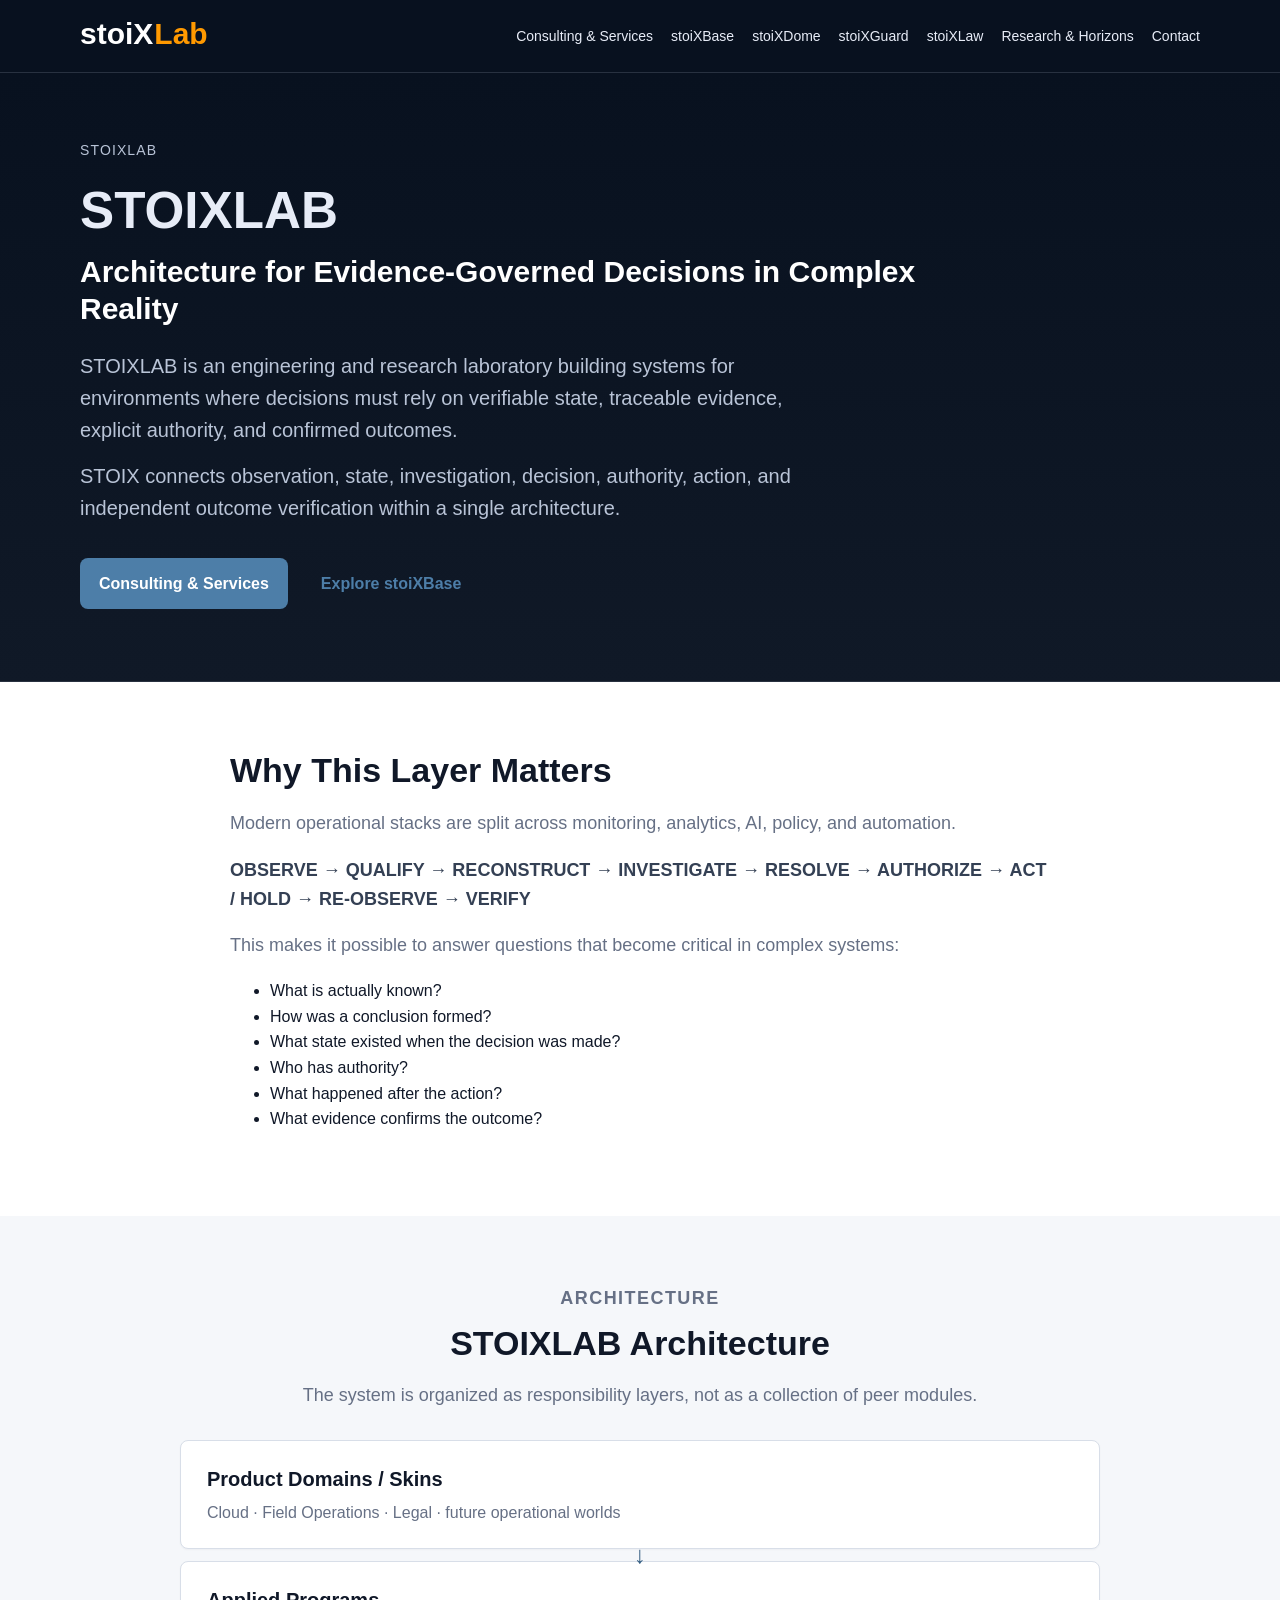
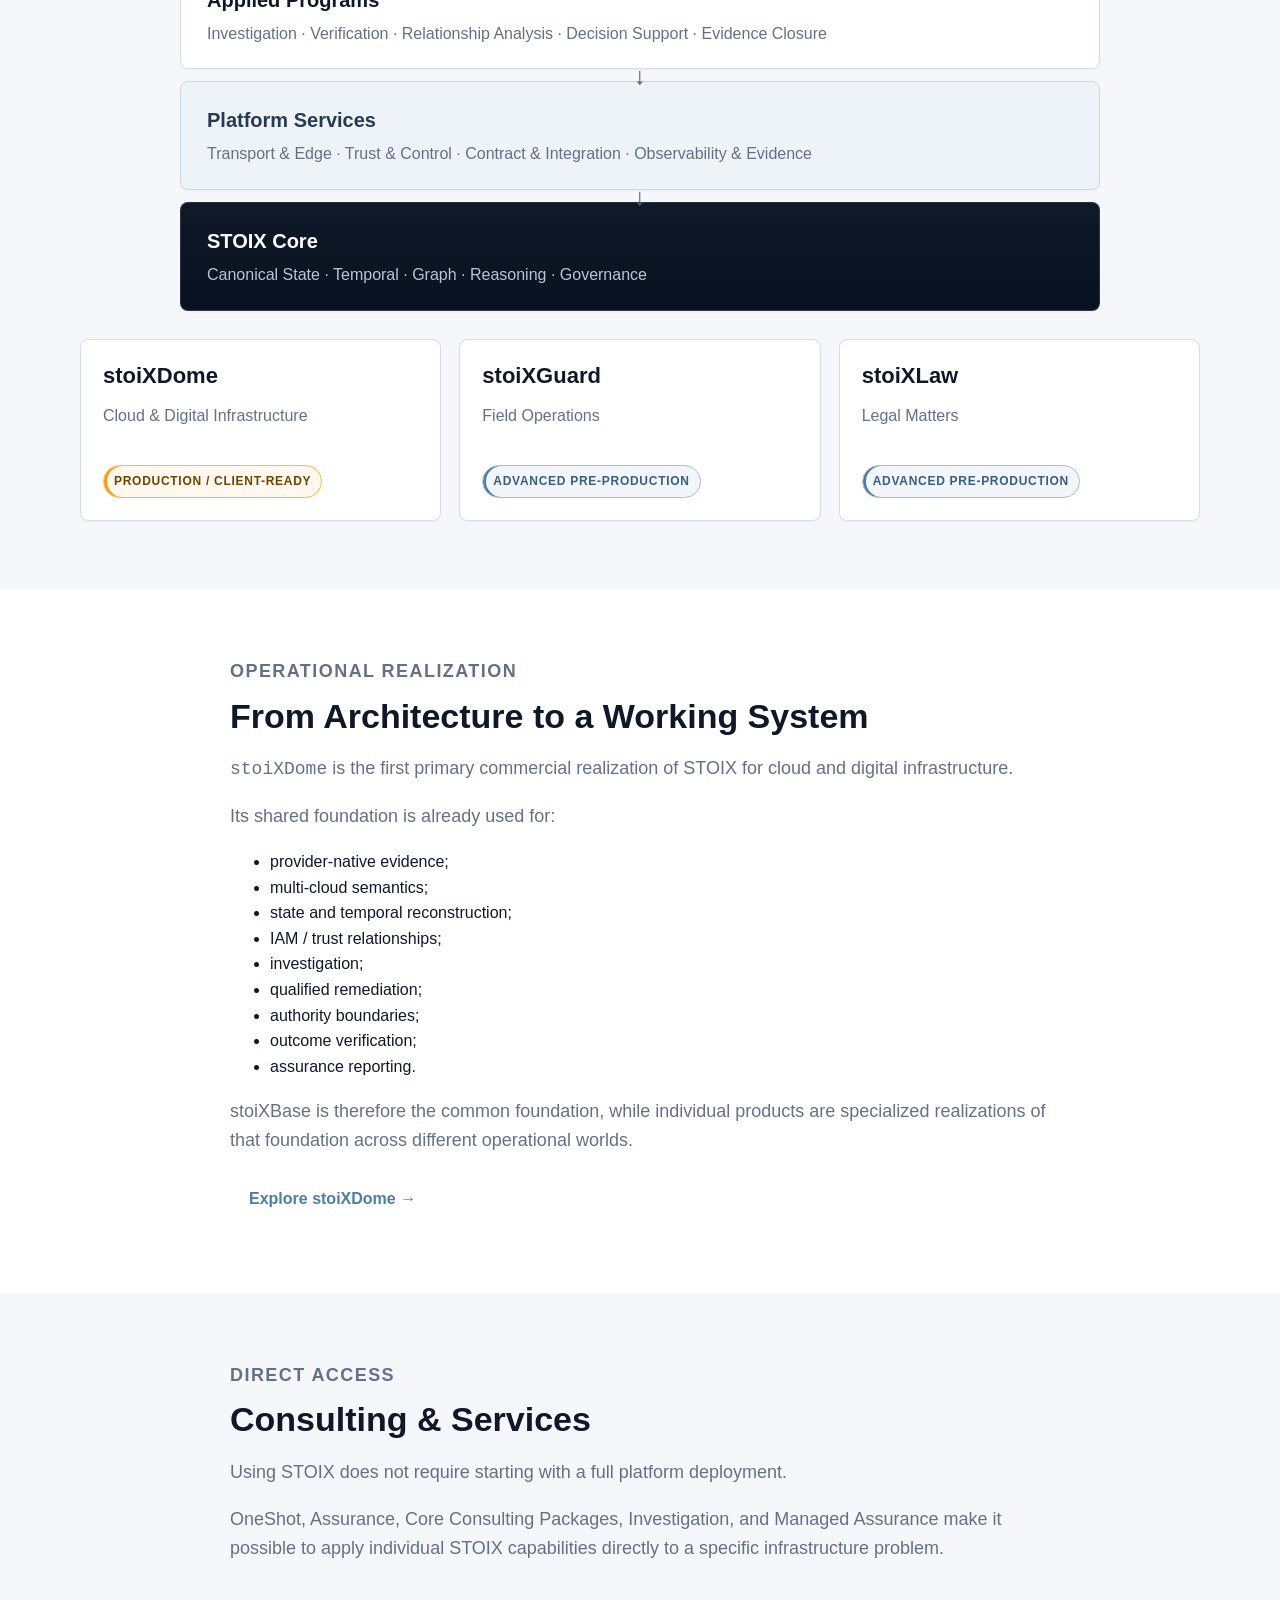
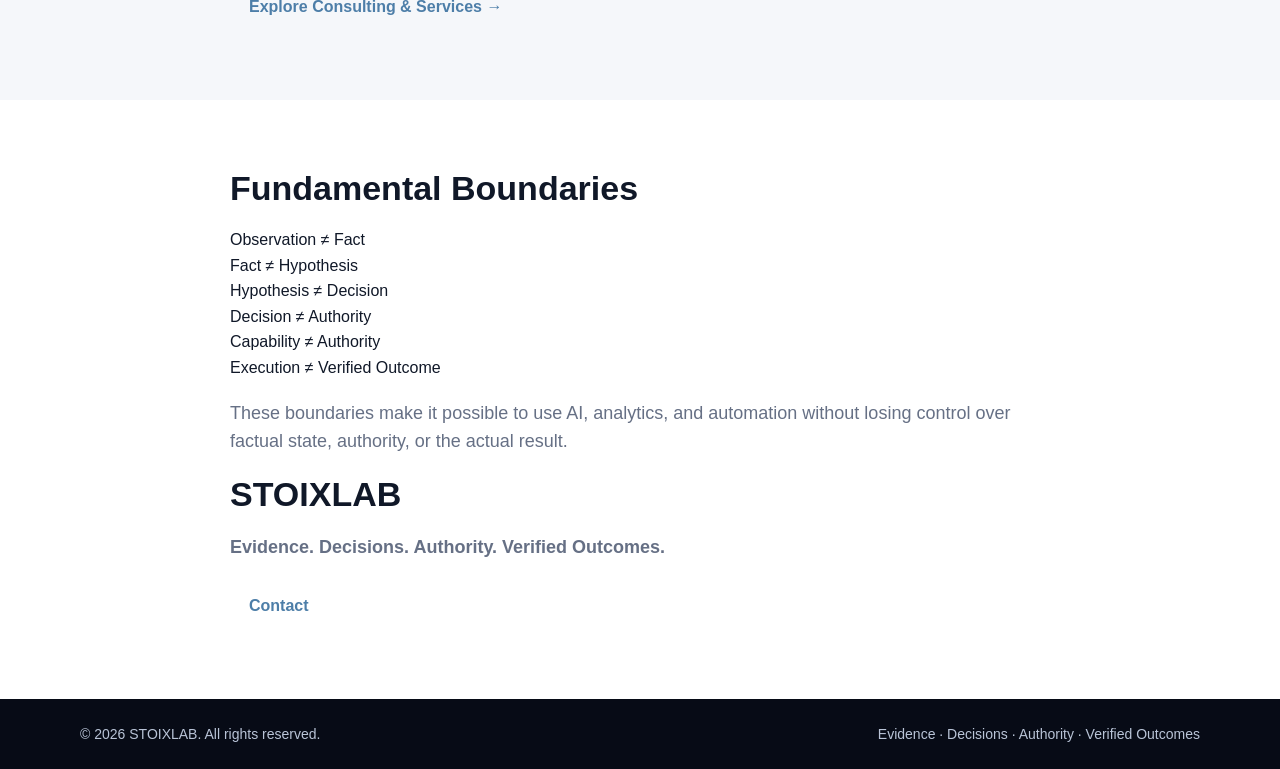
<file: index.html>
<!DOCTYPE html>
<html lang="en">
<head>
<meta charset="utf-8"/>
<meta content="width=device-width,initial-scale=1" name="viewport"/>
<title>STOIXLAB — Evidence-Governed Systems</title>
<meta content="STOIXLAB — Evidence-Governed Systems" name="description"/>
<link href="css/style.css" rel="stylesheet"/>
</head>
<body><header class="site-header"><div class="container header-inner"><a aria-label="STOIXLAB home" class="logo logo-link" href="index.html"><span class="logo-stoix">stoiX</span><span class="logo-lab">Lab</span></a><nav class="nav"><a href="pages/consulting.html">Consulting &amp; Services</a><a href="pages/stoix-base.html">stoiXBase</a><a href="pages/stoixdome.html">stoiXDome</a><a href="pages/stoixguard.html">stoiXGuard</a><a href="pages/stoixlaw.html">stoiXLaw</a><a href="pages/horizons.html">Research &amp; Horizons</a><a href="pages/contact.html">Contact</a></nav></div></header><main><section class="hero"><div class="container"><p class="eyebrow">STOIXLAB</p><h1>STOIXLAB</h1><p class="hero-subtitle">Architecture for Evidence-Governed Decisions in Complex Reality</p><p class="hero-text">STOIXLAB is an engineering and research laboratory building systems for environments where decisions must rely on verifiable state, traceable evidence, explicit authority, and confirmed outcomes.</p><p class="hero-text">STOIX connects observation, state, investigation, decision, authority, action, and independent outcome verification within a single architecture.</p><div class="hero-actions"><a class="button primary" href="pages/consulting.html">Consulting &amp; Services</a><a class="button" href="pages/stoix-base.html">Explore stoiXBase</a></div></div></section><section class="section"><div class="container narrow"><h2>Why This Layer Matters</h2><p>Modern operational stacks are split across monitoring, analytics, AI, policy, and automation.</p><p class="inline-flow">OBSERVE → QUALIFY → RECONSTRUCT → INVESTIGATE → RESOLVE → AUTHORIZE → ACT / HOLD → RE-OBSERVE → VERIFY</p><p>This makes it possible to answer questions that become critical in complex systems:</p><ul class="plain-list"><li>What is actually known?</li><li>How was a conclusion formed?</li><li>What state existed when the decision was made?</li><li>Who has authority?</li><li>What happened after the action?</li><li>What evidence confirms the outcome?</li></ul></div></section><section class="section muted"><div class="container"><div class="section-lead"><p class="section-kicker">Architecture</p><h2>STOIXLAB Architecture</h2><p>The system is organized as responsibility layers, not as a collection of peer modules.</p></div><div class="layer-system"><div class="layer"><strong>Product Domains / Skins</strong><span>Cloud · Field Operations · Legal · future operational worlds</span></div><div class="layer"><strong>Applied Programs</strong><span>Investigation · Verification · Relationship Analysis · Decision Support · Evidence Closure</span></div><div class="layer platform-band"><strong>Platform Services</strong><span>Transport &amp; Edge · Trust &amp; Control · Contract &amp; Integration · Observability &amp; Evidence</span></div><div class="layer layer-core"><strong>STOIX Core</strong><span>Canonical State · Temporal · Graph · Reasoning · Governance</span></div></div><div class="product-spine"><article class="card"><h3>stoiXDome</h3><p>Cloud &amp; Digital Infrastructure</p><span class="product-card-status production">PRODUCTION / CLIENT-READY</span></article><article class="card"><h3>stoiXGuard</h3><p>Field Operations</p><span class="product-card-status preprod">ADVANCED PRE-PRODUCTION</span></article><article class="card"><h3>stoiXLaw</h3><p>Legal Matters</p><span class="product-card-status preprod">ADVANCED PRE-PRODUCTION</span></article></div></div></section><section class="section"><div class="container narrow"><p class="section-kicker">Operational realization</p><h2>From Architecture to a Working System</h2>
<p><code>stoiXDome</code> is the first primary commercial realization of STOIX for cloud and digital infrastructure.</p>
<p>Its shared foundation is already used for:</p>
<ul class="plain-list"><li>provider-native evidence;</li><li>multi-cloud semantics;</li><li>state and temporal reconstruction;</li><li>IAM / trust relationships;</li><li>investigation;</li><li>qualified remediation;</li><li>authority boundaries;</li><li>outcome verification;</li><li>assurance reporting.</li></ul><p>stoiXBase is therefore the common foundation, while individual products are specialized realizations of that foundation across different operational worlds.</p>
<div class="hero-actions"><a class="button" href="pages/stoixdome.html">Explore stoiXDome →</a></div></div></section><section class="section muted"><div class="container narrow"><p class="section-kicker">Direct access</p><h2>Consulting &amp; Services</h2>
<p>Using STOIX does not require starting with a full platform deployment.</p>
<p>OneShot, Assurance, Core Consulting Packages, Investigation, and Managed Assurance make it possible to apply individual STOIX capabilities directly to a specific infrastructure problem.</p>
<div class="hero-actions"><a class="button" href="pages/consulting.html">Explore Consulting &amp; Services →</a></div>
</div></section><section class="section"><div class="container narrow"><h2>Fundamental Boundaries</h2><div class="boundaries"><div>Observation ≠ Fact</div><div>Fact ≠ Hypothesis</div><div>Hypothesis ≠ Decision</div><div>Decision ≠ Authority</div><div>Capability ≠ Authority</div><div>Execution ≠ Verified Outcome</div></div><p>These boundaries make it possible to use AI, analytics, and automation without losing control over factual state, authority, or the actual result.</p><h2>STOIXLAB</h2><p><strong>Evidence. Decisions. Authority. Verified Outcomes.</strong></p><div class="hero-actions"><a class="button" href="pages/contact.html">Contact</a></div></div></section></main><footer class="site-footer"><div class="container footer-inner"><p>© 2026 STOIXLAB. All rights reserved.</p><p>Evidence · Decisions · Authority · Verified Outcomes</p></div></footer></body></html>
</file>
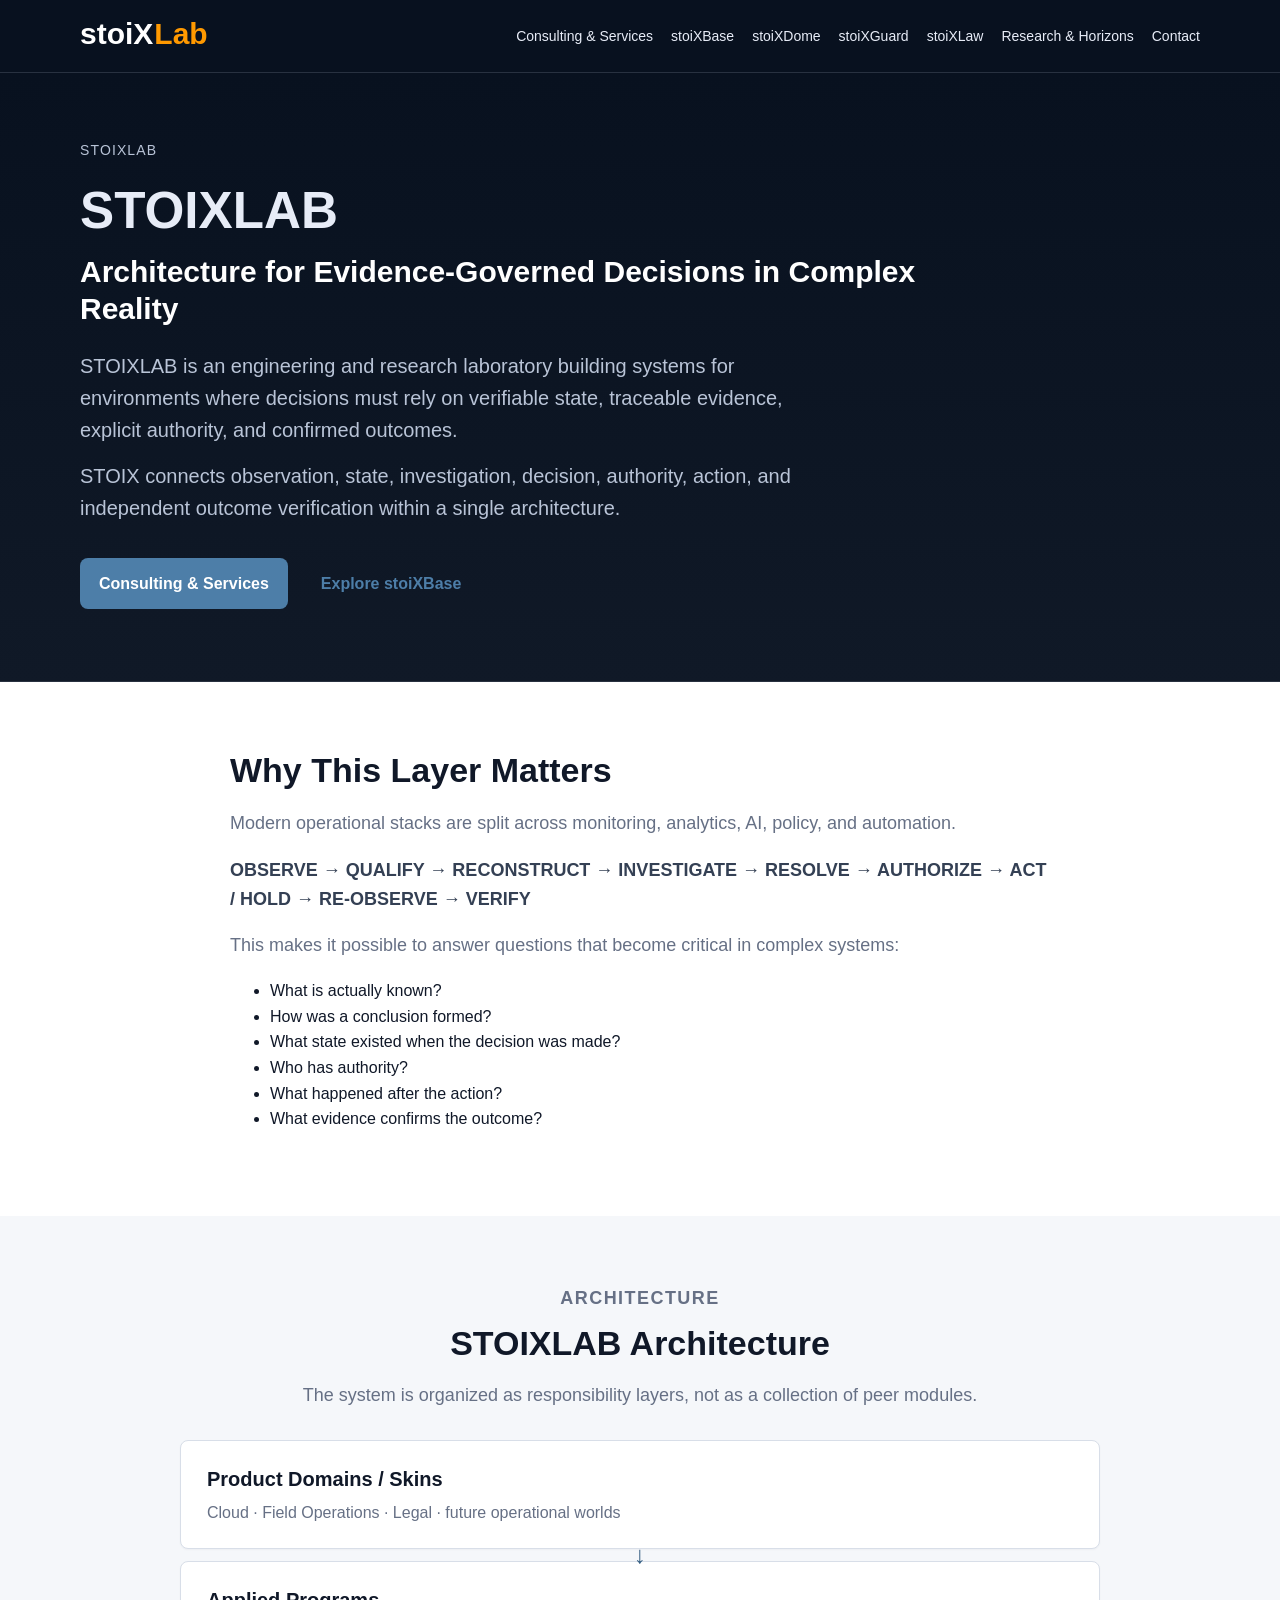
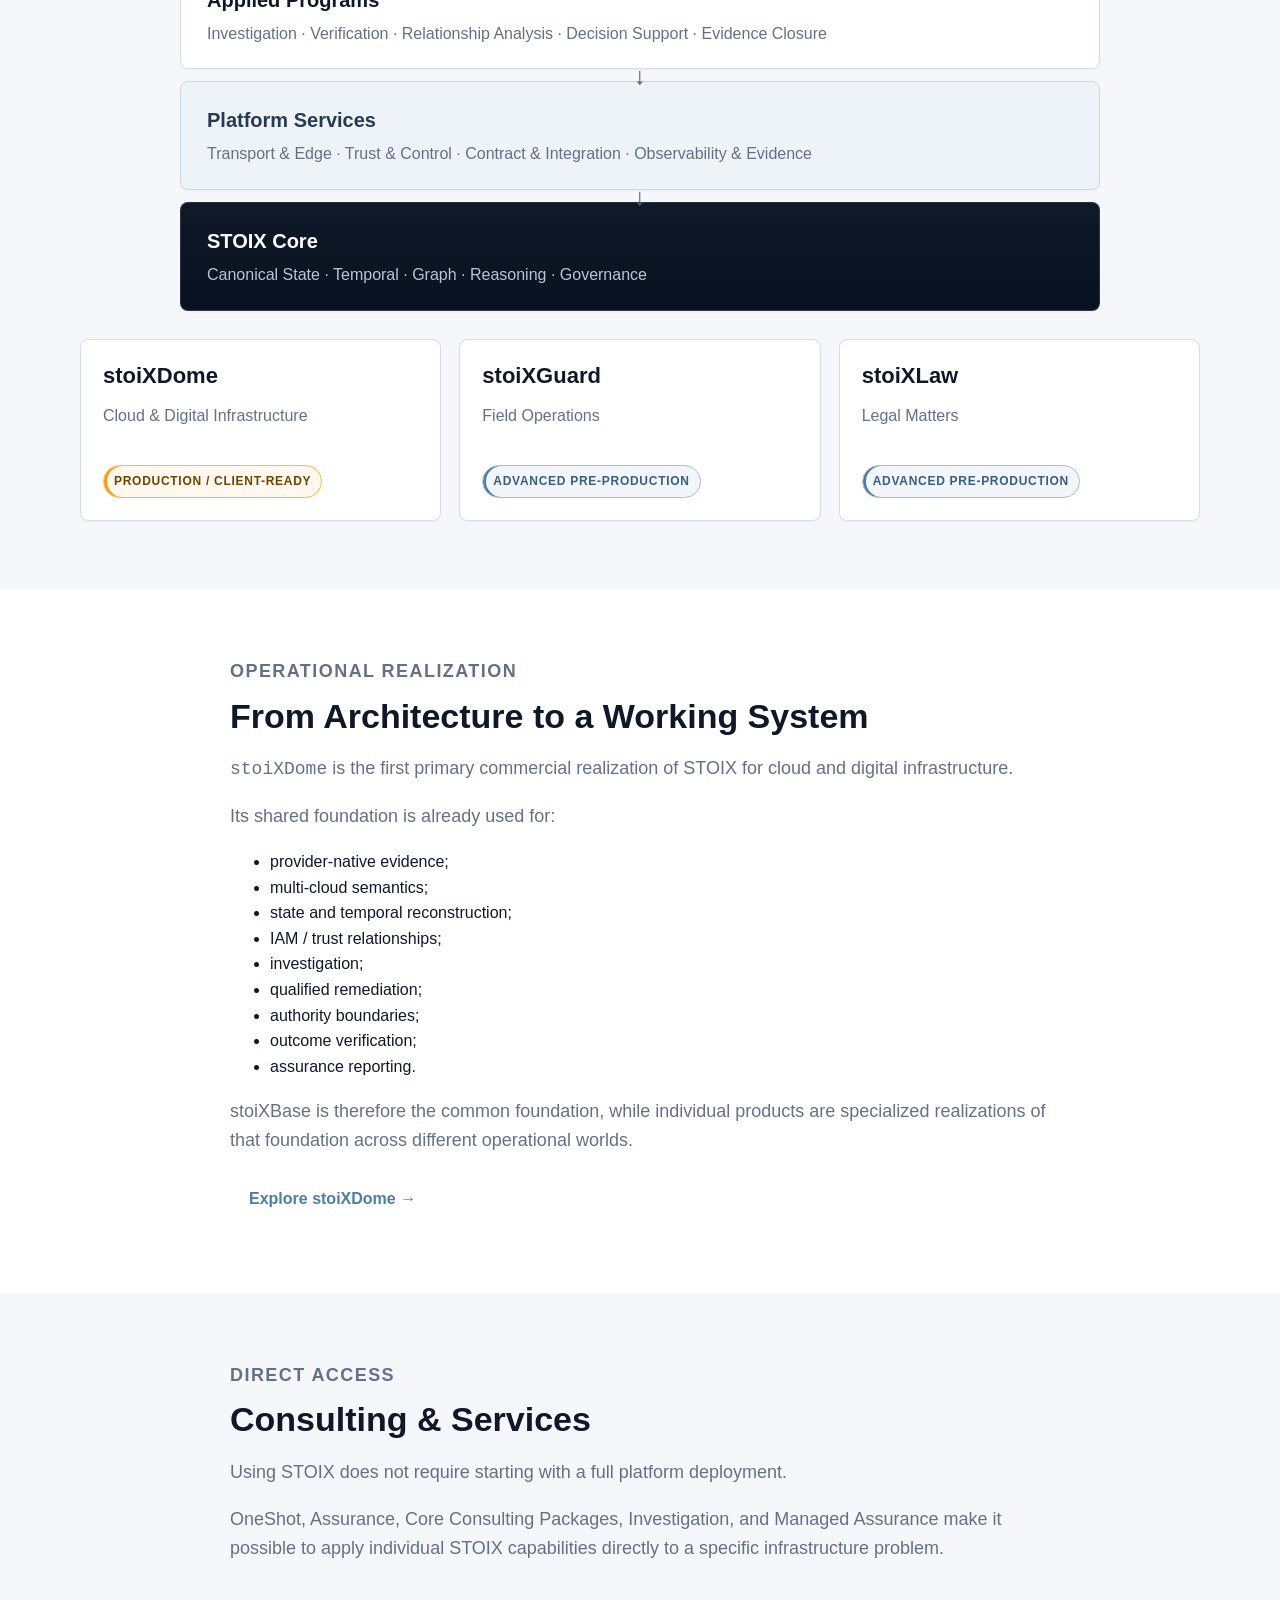
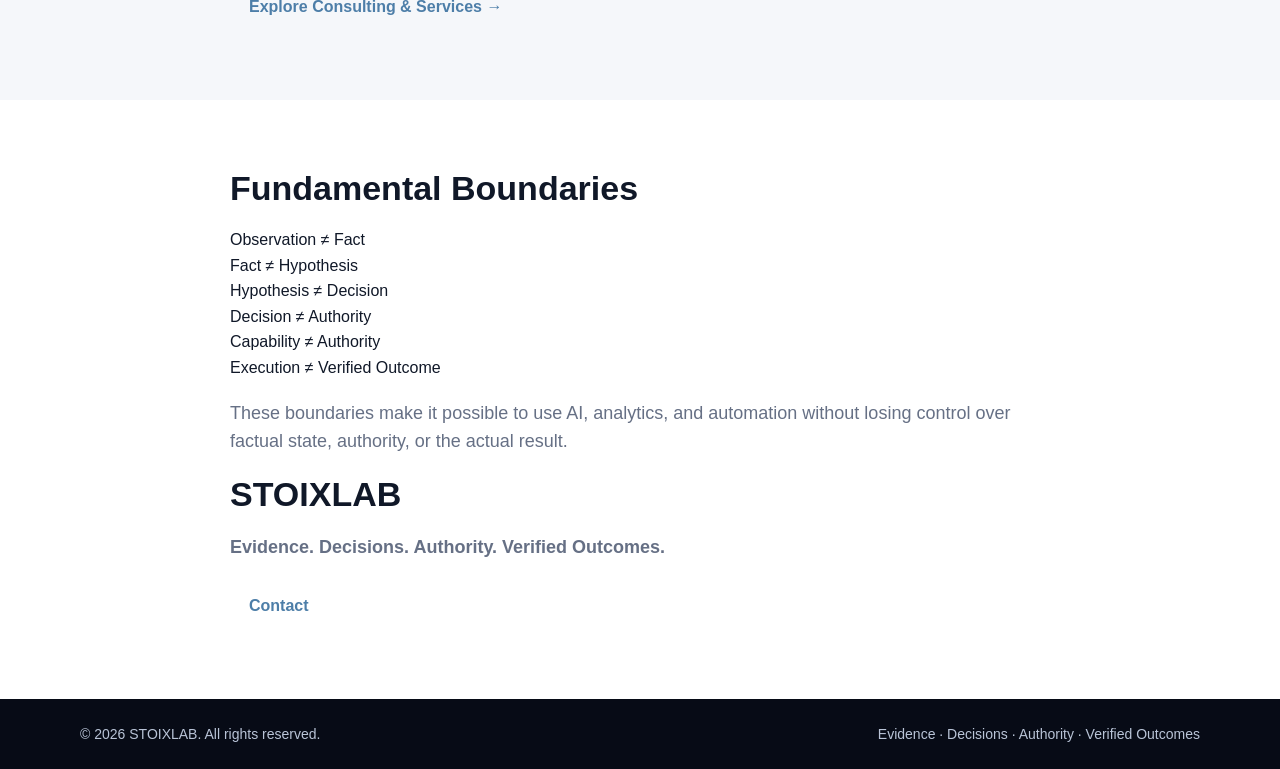
<file: pages/about.html>
<!doctype html><html><head><meta charset="utf-8"><meta http-equiv="refresh" content="0; url=../index.html"><meta name="robots" content="noindex"><title>Redirecting — STOIXLAB</title></head><body><p>Redirecting to <a href="../index.html">../index.html</a>…</p></body></html>
</file>
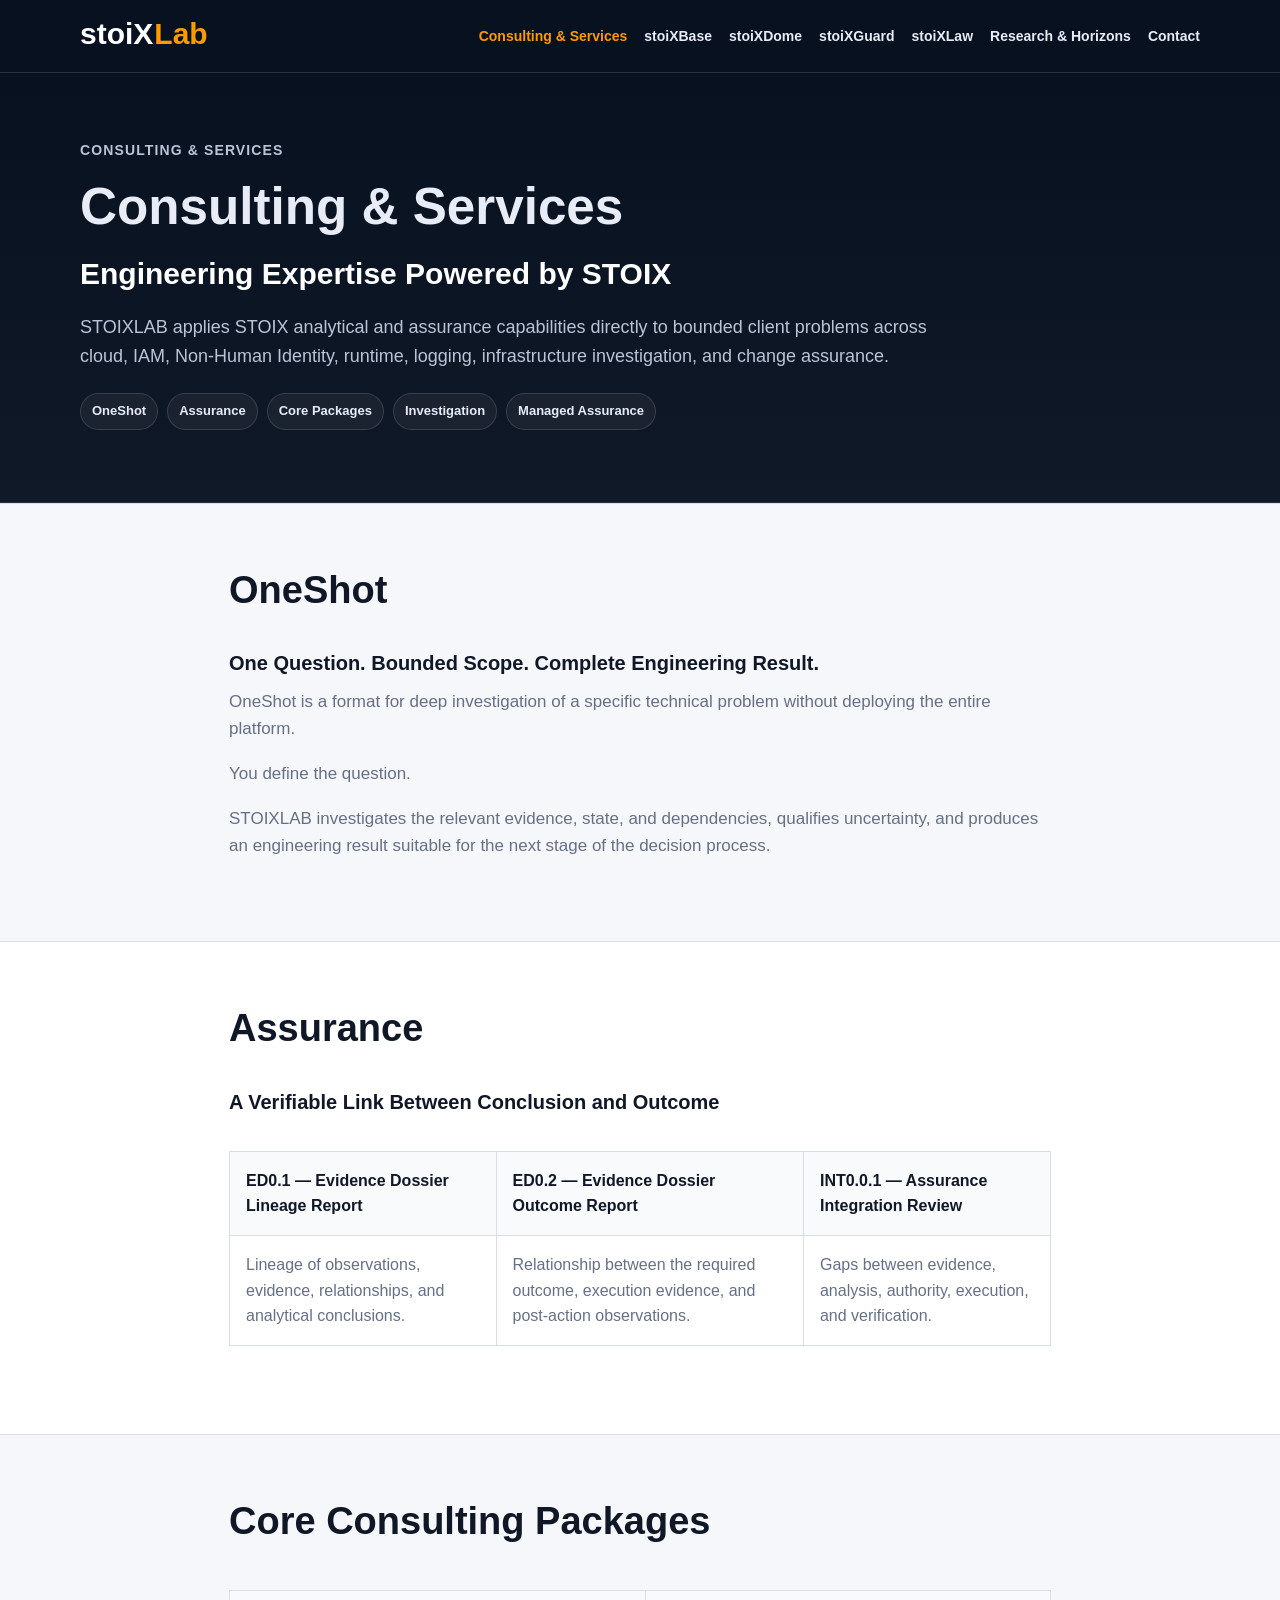
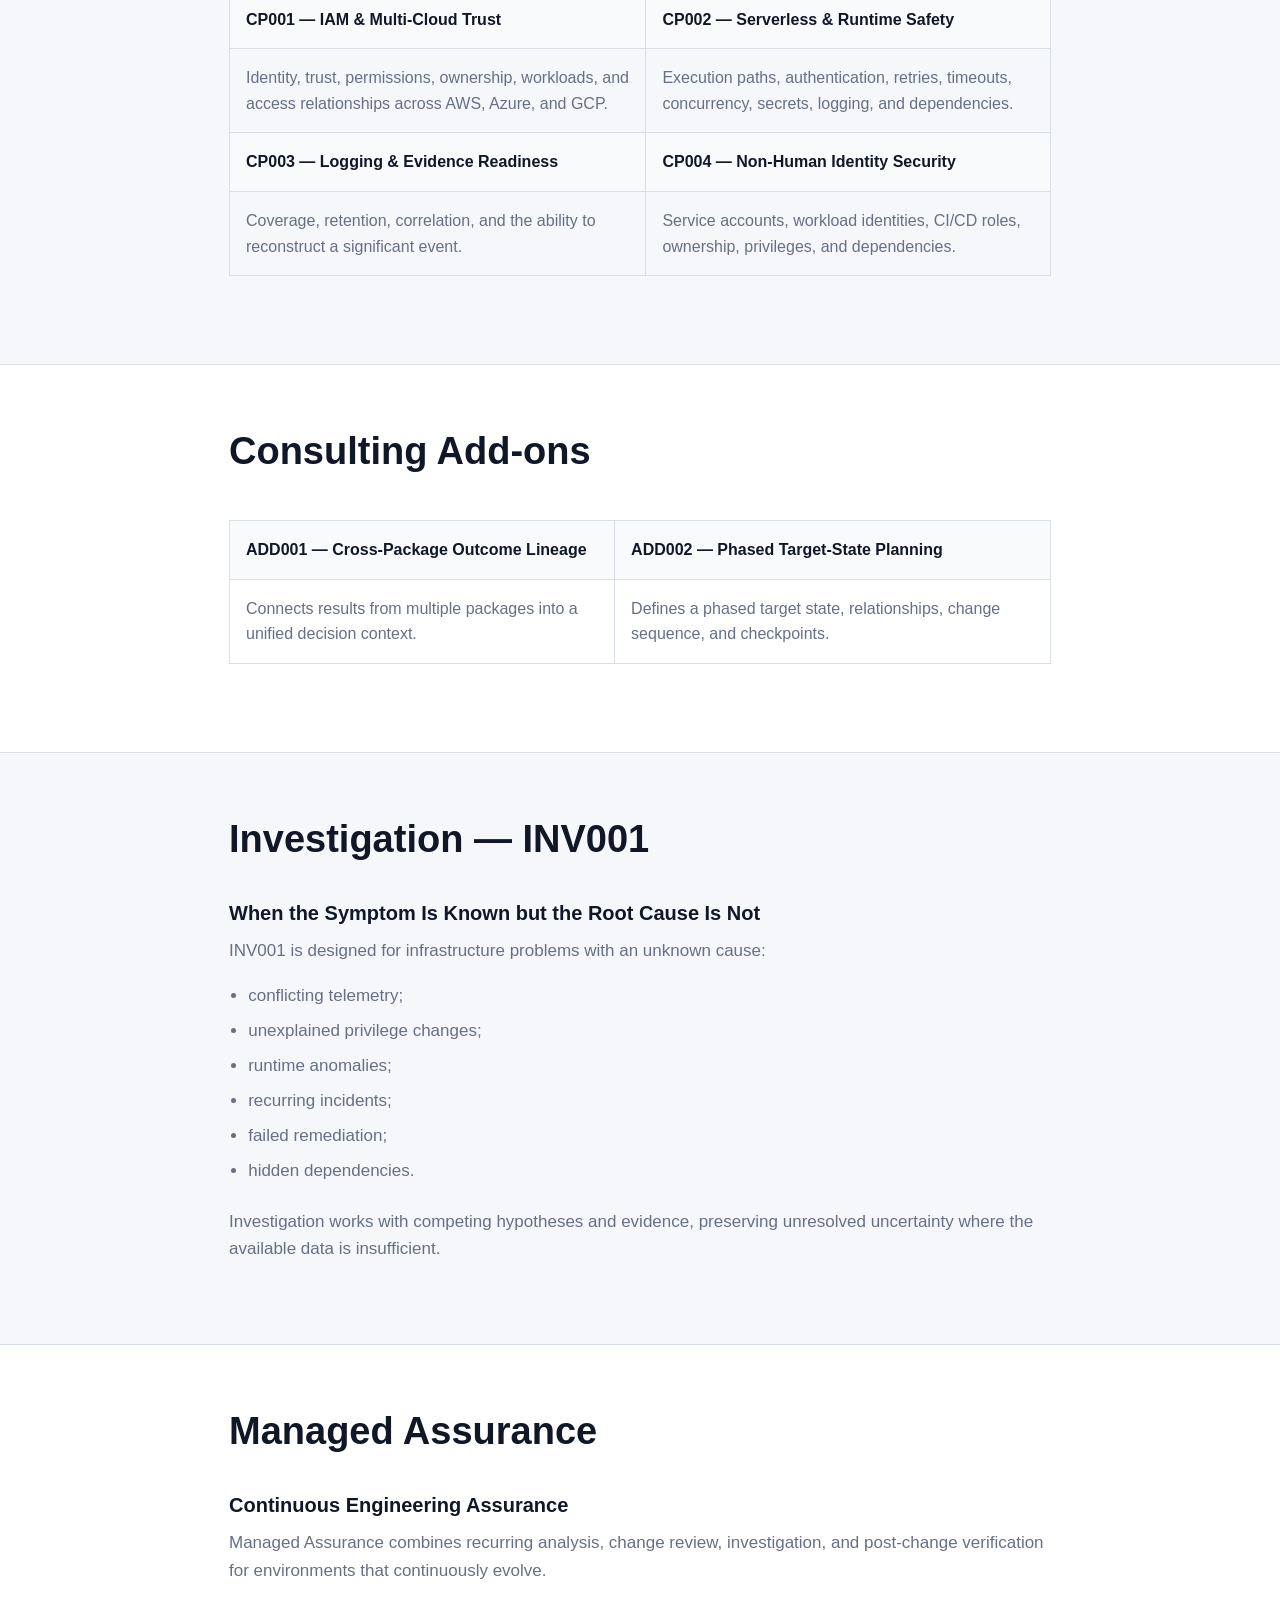
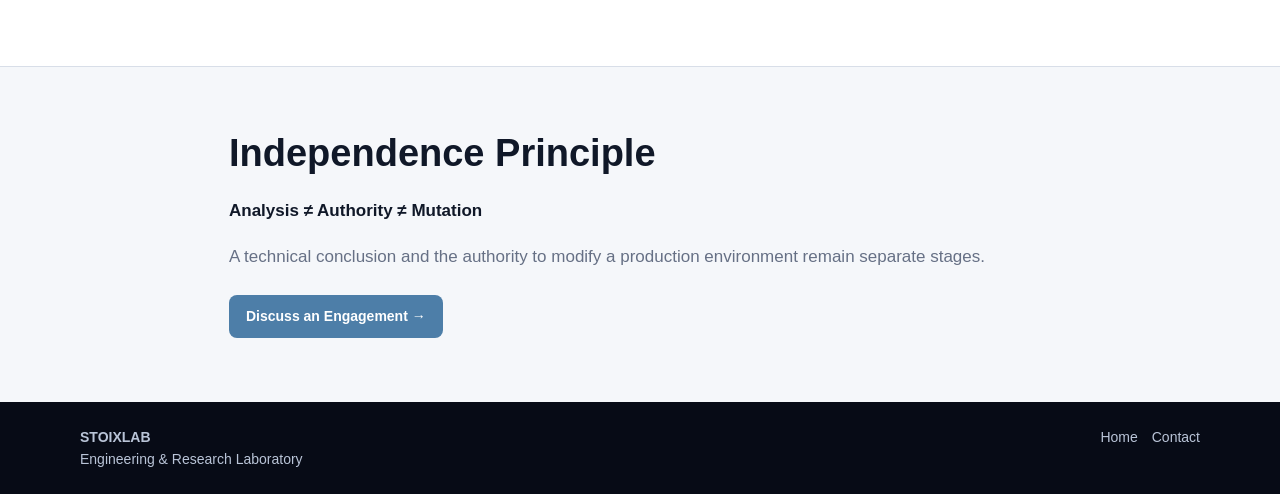
<file: pages/aws-review.html>
<!doctype html><html><head><meta charset="utf-8"><meta http-equiv="refresh" content="0; url=consulting.html"><meta name="robots" content="noindex"><title>Redirecting — STOIXLAB</title></head><body><p>Redirecting to <a href="consulting.html">consulting.html</a>…</p></body></html>
</file>
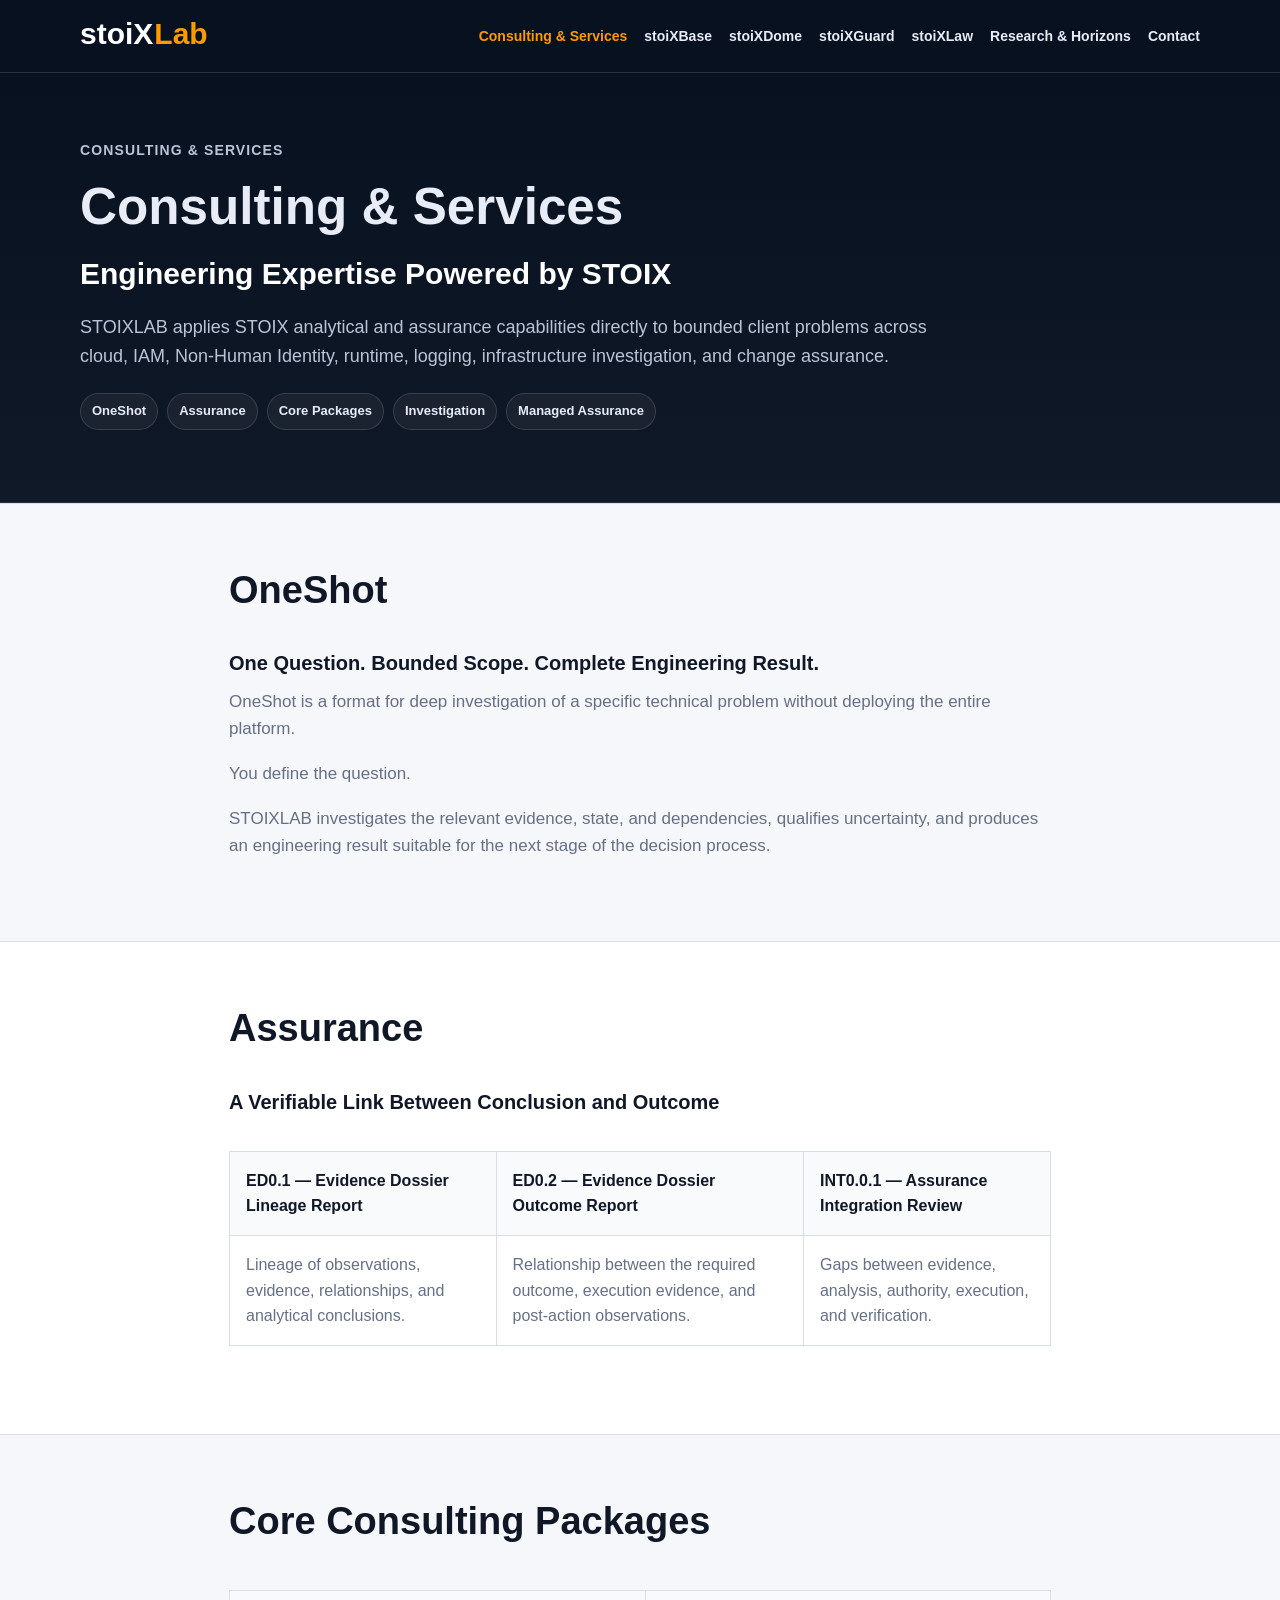
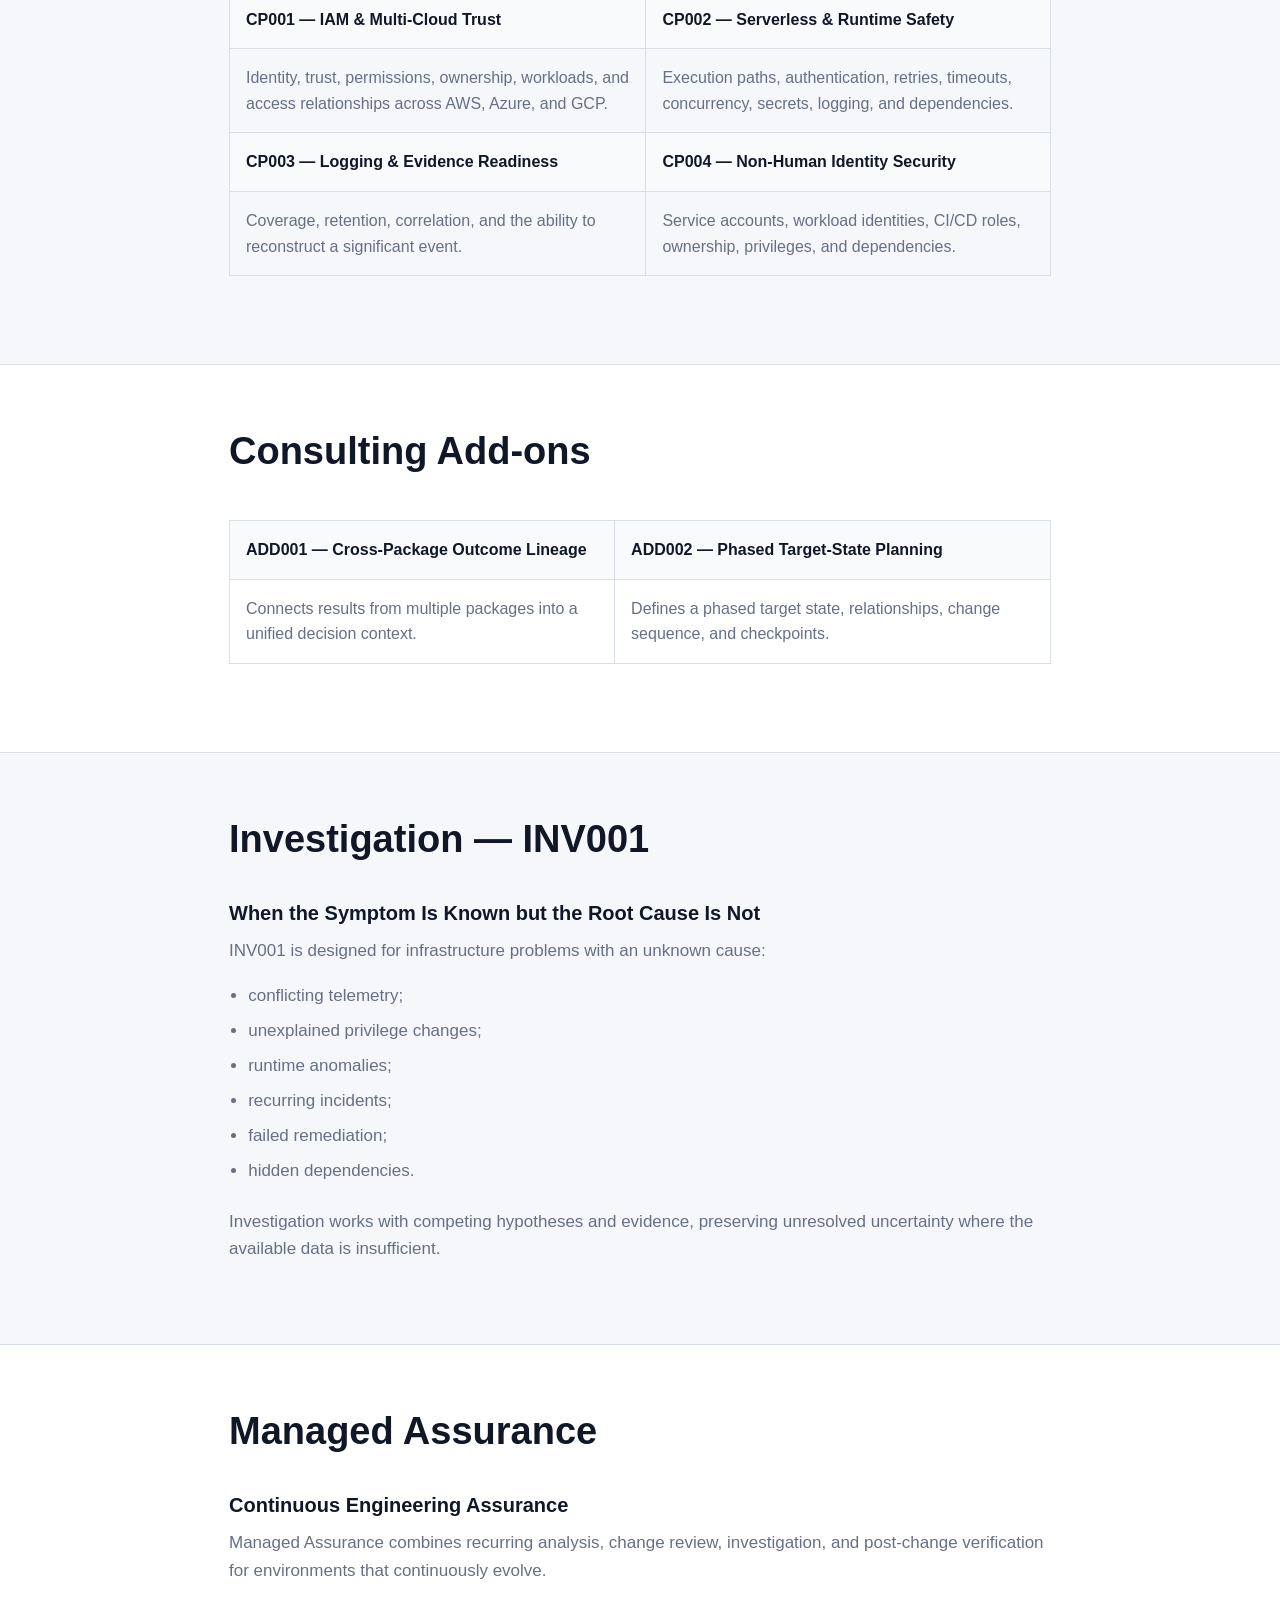
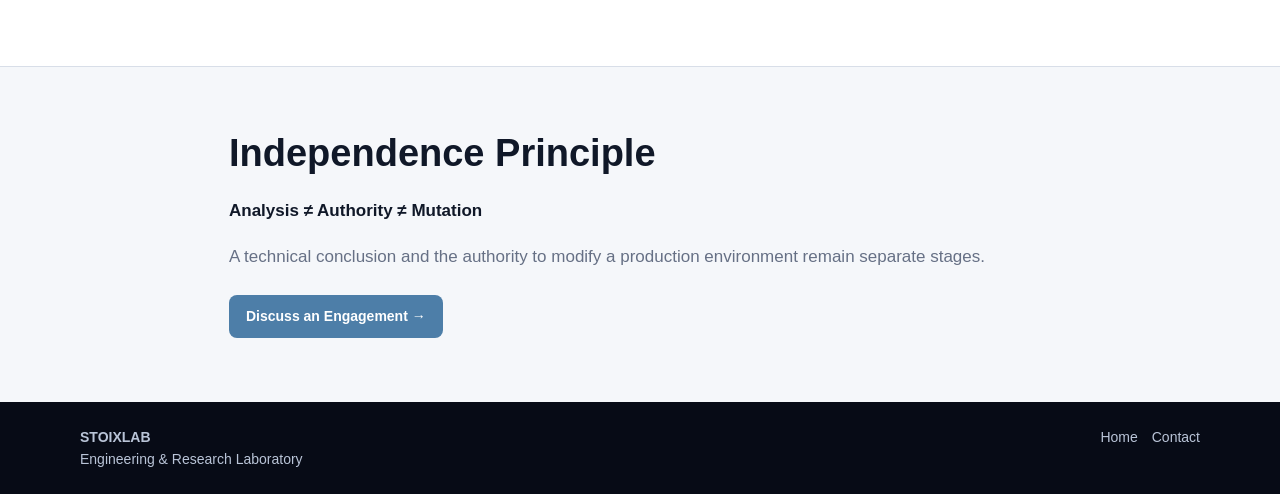
<file: pages/consulting.html>
<!DOCTYPE html>

<html lang="en">
<head>
<meta charset="utf-8"/>
<meta content="width=device-width,initial-scale=1" name="viewport"/>
<title>Consulting &amp; Services — STOIXLAB</title>
<meta content="Consulting &amp; Services — STOIXLAB" name="description"/>
<link href="../assets/site.css" rel="stylesheet"/>
<script defer="" src="../assets/site.js"></script>
</head>
<body><header><div class="nav"><a class="brand" href="../index.html"><span class="brand-stoix">stoiX</span><span class="brand-lab">Lab</span></a><button aria-expanded="false" class="menu">Menu</button><nav class="navlinks"><a class="current" href="consulting.html">Consulting &amp; Services</a><a href="stoix-base.html">stoiXBase</a><a href="stoixdome.html">stoiXDome</a><a href="stoixguard.html">stoiXGuard</a><a href="stoixlaw.html">stoiXLaw</a><a href="horizons.html">Research &amp; Horizons</a><a href="contact.html">Contact</a></nav></div></header><main><section class="hero"><p class="eyebrow">Consulting &amp; Services</p><h1>Consulting &amp; Services</h1><h2>Engineering Expertise Powered by STOIX</h2><div class="hero-copy"><p>STOIXLAB applies STOIX analytical and assurance capabilities directly to bounded client problems across cloud, IAM, Non-Human Identity, runtime, logging, infrastructure investigation, and change assurance.</p></div><div class="tags"><span class="tag">OneShot</span><span class="tag">Assurance</span><span class="tag">Core Packages</span><span class="tag">Investigation</span><span class="tag">Managed Assurance</span></div></section><section class="section"><div class="inner"><h2>OneShot</h2><h3>One Question. Bounded Scope. Complete Engineering Result.</h3><p>OneShot is a format for deep investigation of a specific technical problem without deploying the entire platform.</p><p>You define the question.</p><p>STOIXLAB investigates the relevant evidence, state, and dependencies, qualifies uncertainty, and produces an engineering result suitable for the next stage of the decision process.</p></div></section><section class="section"><div class="inner"><h2>Assurance</h2><h3>A Verifiable Link Between Conclusion and Outcome</h3><div class="tablewrap"><table><thead><tr>
<th>ED0.1 — Evidence Dossier Lineage Report</th>
<th>ED0.2 — Evidence Dossier Outcome Report</th>
<th>INT0.0.1 — Assurance Integration Review</th>
</tr></thead><tbody><tr>
<td>Lineage of observations, evidence, relationships, and analytical conclusions.</td>
<td>Relationship between the required outcome, execution evidence, and post-action observations.</td>
<td>Gaps between evidence, analysis, authority, execution, and verification.</td>
</tr></tbody></table></div></div></section><section class="section"><div class="inner"><h2>Core Consulting Packages</h2><div class="tablewrap"><table><tbody>
<tr><th>CP001 — IAM &amp; Multi-Cloud Trust</th><th>CP002 — Serverless &amp; Runtime Safety</th></tr>
<tr><td>Identity, trust, permissions, ownership, workloads, and access relationships across AWS, Azure, and GCP.</td><td>Execution paths, authentication, retries, timeouts, concurrency, secrets, logging, and dependencies.</td></tr>
<tr><th>CP003 — Logging &amp; Evidence Readiness</th><th>CP004 — Non-Human Identity Security</th></tr>
<tr><td>Coverage, retention, correlation, and the ability to reconstruct a significant event.</td><td>Service accounts, workload identities, CI/CD roles, ownership, privileges, and dependencies.</td></tr>
</tbody></table></div></div></section><section class="section"><div class="inner"><h2>Consulting Add-ons</h2><div class="tablewrap"><table><tbody>
<tr><th>ADD001 — Cross-Package Outcome Lineage</th><th>ADD002 — Phased Target-State Planning</th></tr>
<tr><td>Connects results from multiple packages into a unified decision context.</td><td>Defines a phased target state, relationships, change sequence, and checkpoints.</td></tr>
</tbody></table></div></div></section><section class="section"><div class="inner"><h2>Investigation — INV001</h2><h3>When the Symptom Is Known but the Root Cause Is Not</h3><p>INV001 is designed for infrastructure problems with an unknown cause:</p><ul class="plain-list"><li>conflicting telemetry;</li><li>unexplained privilege changes;</li><li>runtime anomalies;</li><li>recurring incidents;</li><li>failed remediation;</li><li>hidden dependencies.</li></ul><p>Investigation works with competing hypotheses and evidence, preserving unresolved uncertainty where the available data is insufficient.</p></div></section><section class="section"><div class="inner"><h2>Managed Assurance</h2><h3>Continuous Engineering Assurance</h3><p>Managed Assurance combines recurring analysis, change review, investigation, and post-change verification for environments that continuously evolve.</p></div></section><section class="section"><div class="inner"><h2>Independence Principle</h2><p><strong>Analysis ≠ Authority ≠ Mutation</strong></p><p>A technical conclusion and the authority to modify a production environment remain separate stages.</p><div class="actions"><a class="button primary" href="contact.html">Discuss an Engagement →</a></div></div></section></main><footer><div class="footerrow"><div><strong>STOIXLAB</strong><br/>Engineering &amp; Research Laboratory</div><div class="footerlinks"><a href="../index.html">Home</a><a href="contact.html">Contact</a></div></div></footer></body></html>
</file>
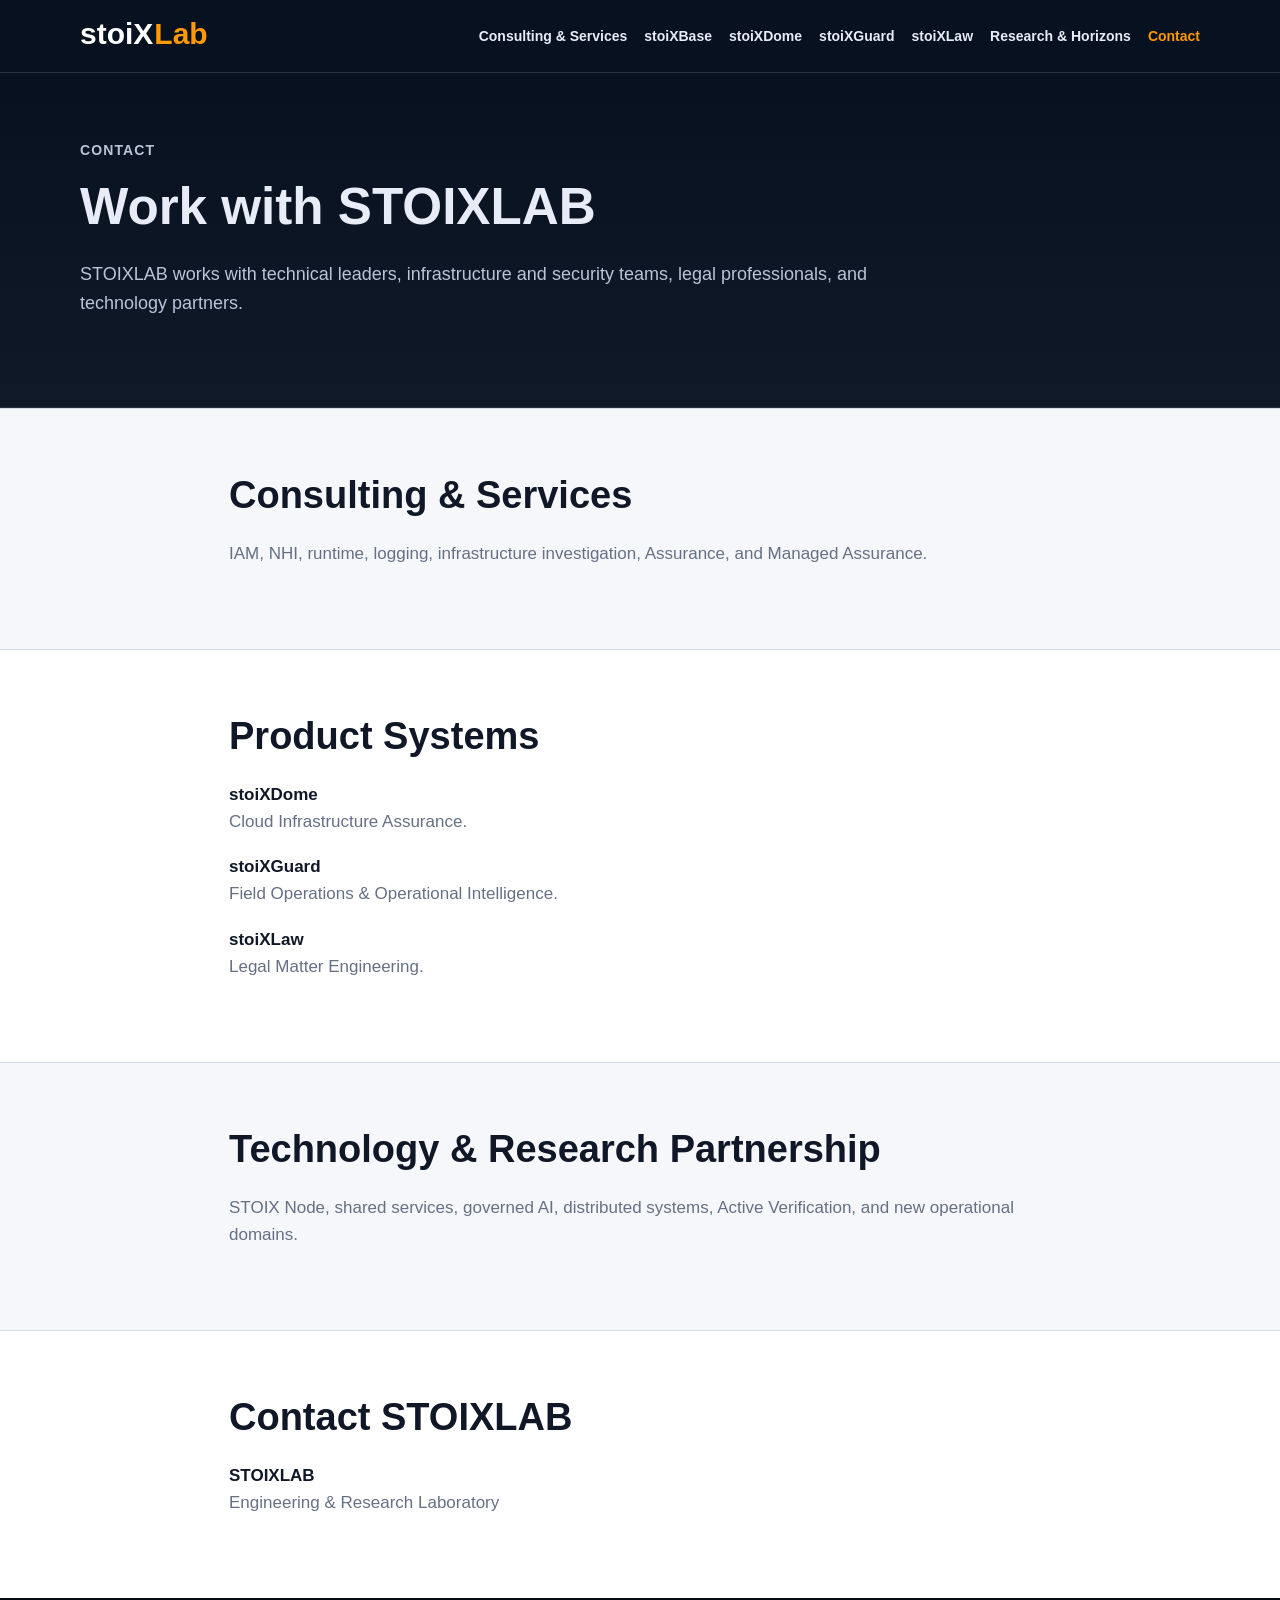
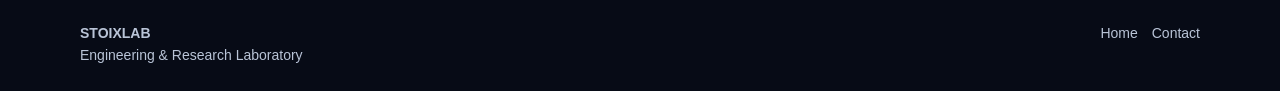
<file: pages/contact.html>
<!DOCTYPE html>

<html lang="en">
<head>
<meta charset="utf-8"/>
<meta content="width=device-width,initial-scale=1" name="viewport"/>
<title>Contact — STOIXLAB</title>
<meta content="Contact — STOIXLAB" name="description"/>
<link href="../assets/site.css" rel="stylesheet"/>
<script defer="" src="../assets/site.js"></script>
</head>
<body><header><div class="nav"><a class="brand" href="../index.html"><span class="brand-stoix">stoiX</span><span class="brand-lab">Lab</span></a><button aria-expanded="false" class="menu">Menu</button><nav class="navlinks"><a href="consulting.html">Consulting &amp; Services</a><a href="stoix-base.html">stoiXBase</a><a href="stoixdome.html">stoiXDome</a><a href="stoixguard.html">stoiXGuard</a><a href="stoixlaw.html">stoiXLaw</a><a href="horizons.html">Research &amp; Horizons</a><a class="current" href="contact.html">Contact</a></nav></div></header><main><section class="hero"><p class="eyebrow">Contact</p><h1>Work with STOIXLAB</h1><h2></h2><div class="hero-copy"><p>STOIXLAB works with technical leaders, infrastructure and security teams, legal professionals, and technology partners.</p></div></section><section class="section"><div class="inner"><h2>Consulting &amp; Services</h2><p>IAM, NHI, runtime, logging, infrastructure investigation, Assurance, and Managed Assurance.</p></div></section><section class="section"><div class="inner"><h2>Product Systems</h2><p><strong>stoiXDome</strong><br/>Cloud Infrastructure Assurance.</p>
<p><strong>stoiXGuard</strong><br/>Field Operations &amp; Operational Intelligence.</p>
<p><strong>stoiXLaw</strong><br/>Legal Matter Engineering.</p></div></section><section class="section"><div class="inner"><h2>Technology &amp; Research Partnership</h2><p>STOIX Node, shared services, governed AI, distributed systems, Active Verification, and new operational domains.</p></div></section><section class="section"><div class="inner"><h2>Contact STOIXLAB</h2><p><strong>STOIXLAB</strong><br/>Engineering &amp; Research Laboratory</p></div></section></main><footer><div class="footerrow"><div><strong>STOIXLAB</strong><br/>Engineering &amp; Research Laboratory</div><div class="footerlinks"><a href="../index.html">Home</a><a href="contact.html">Contact</a></div></div></footer></body></html>
</file>
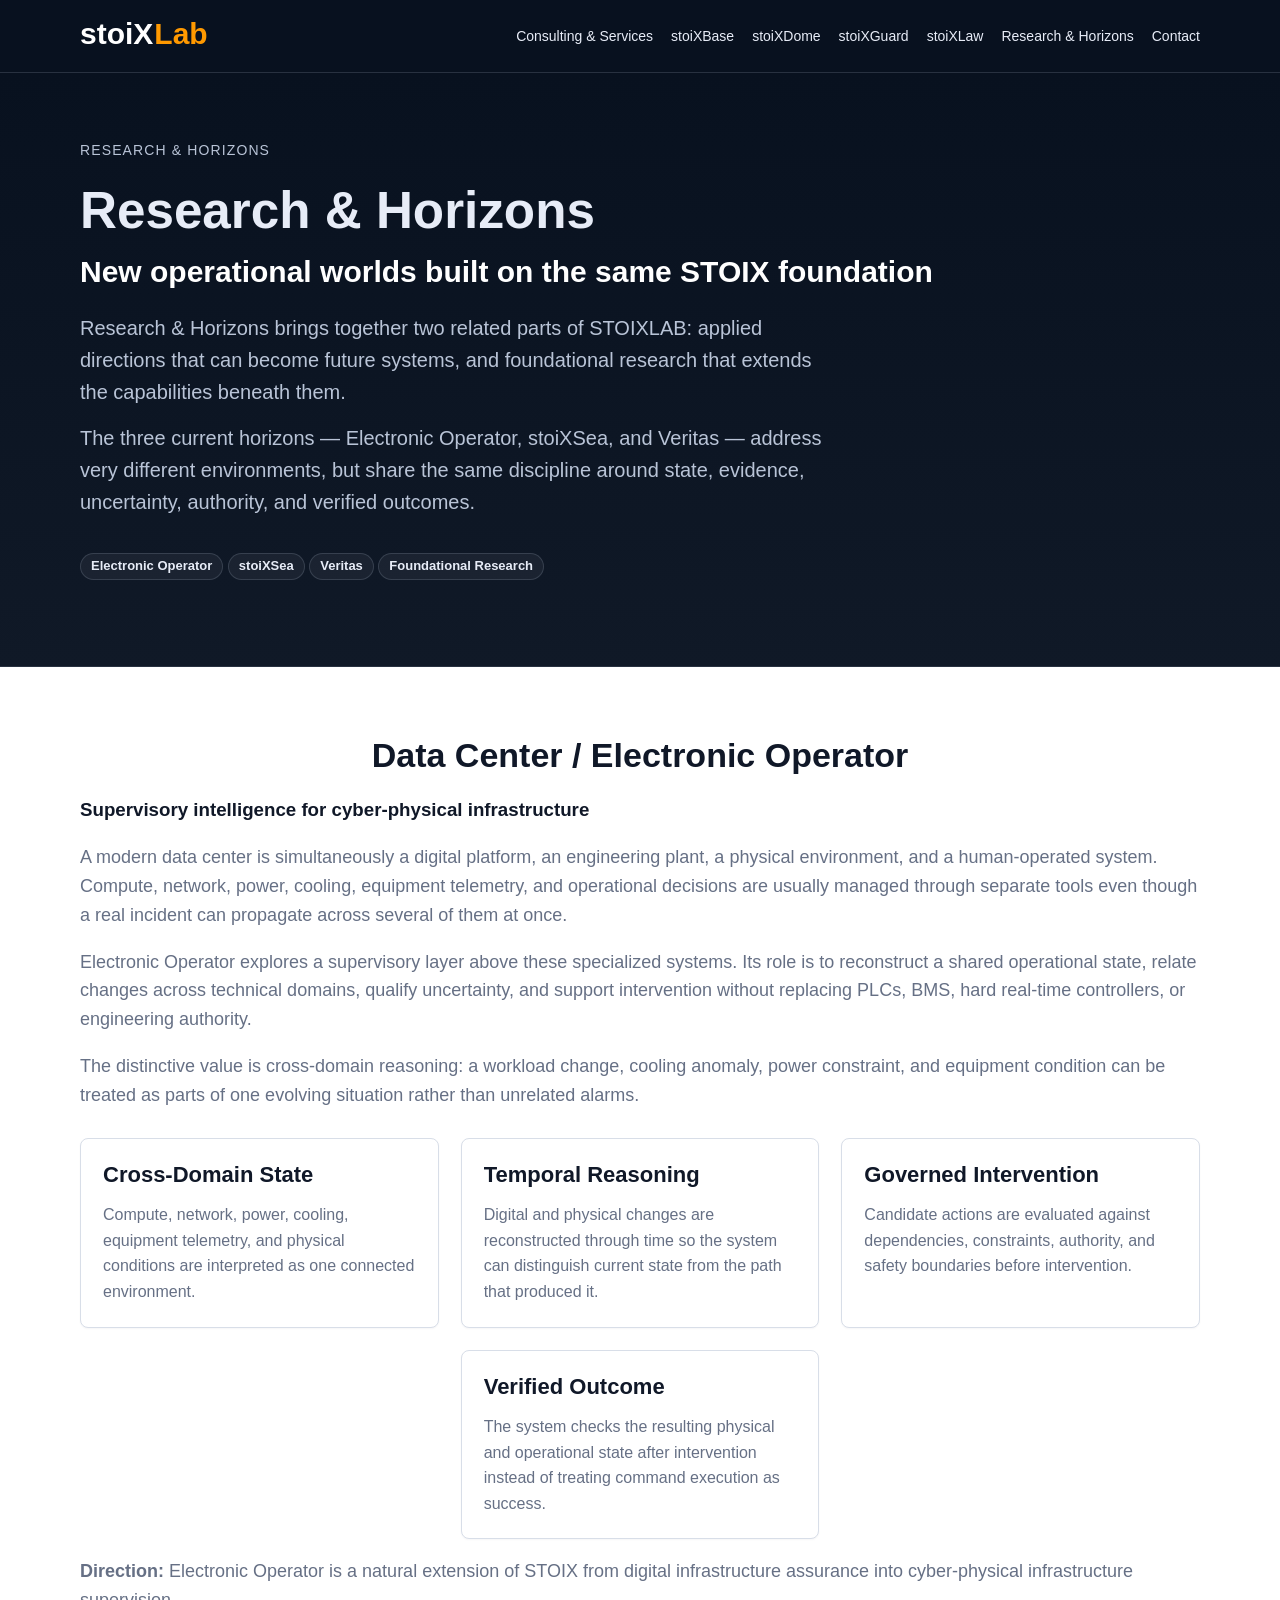
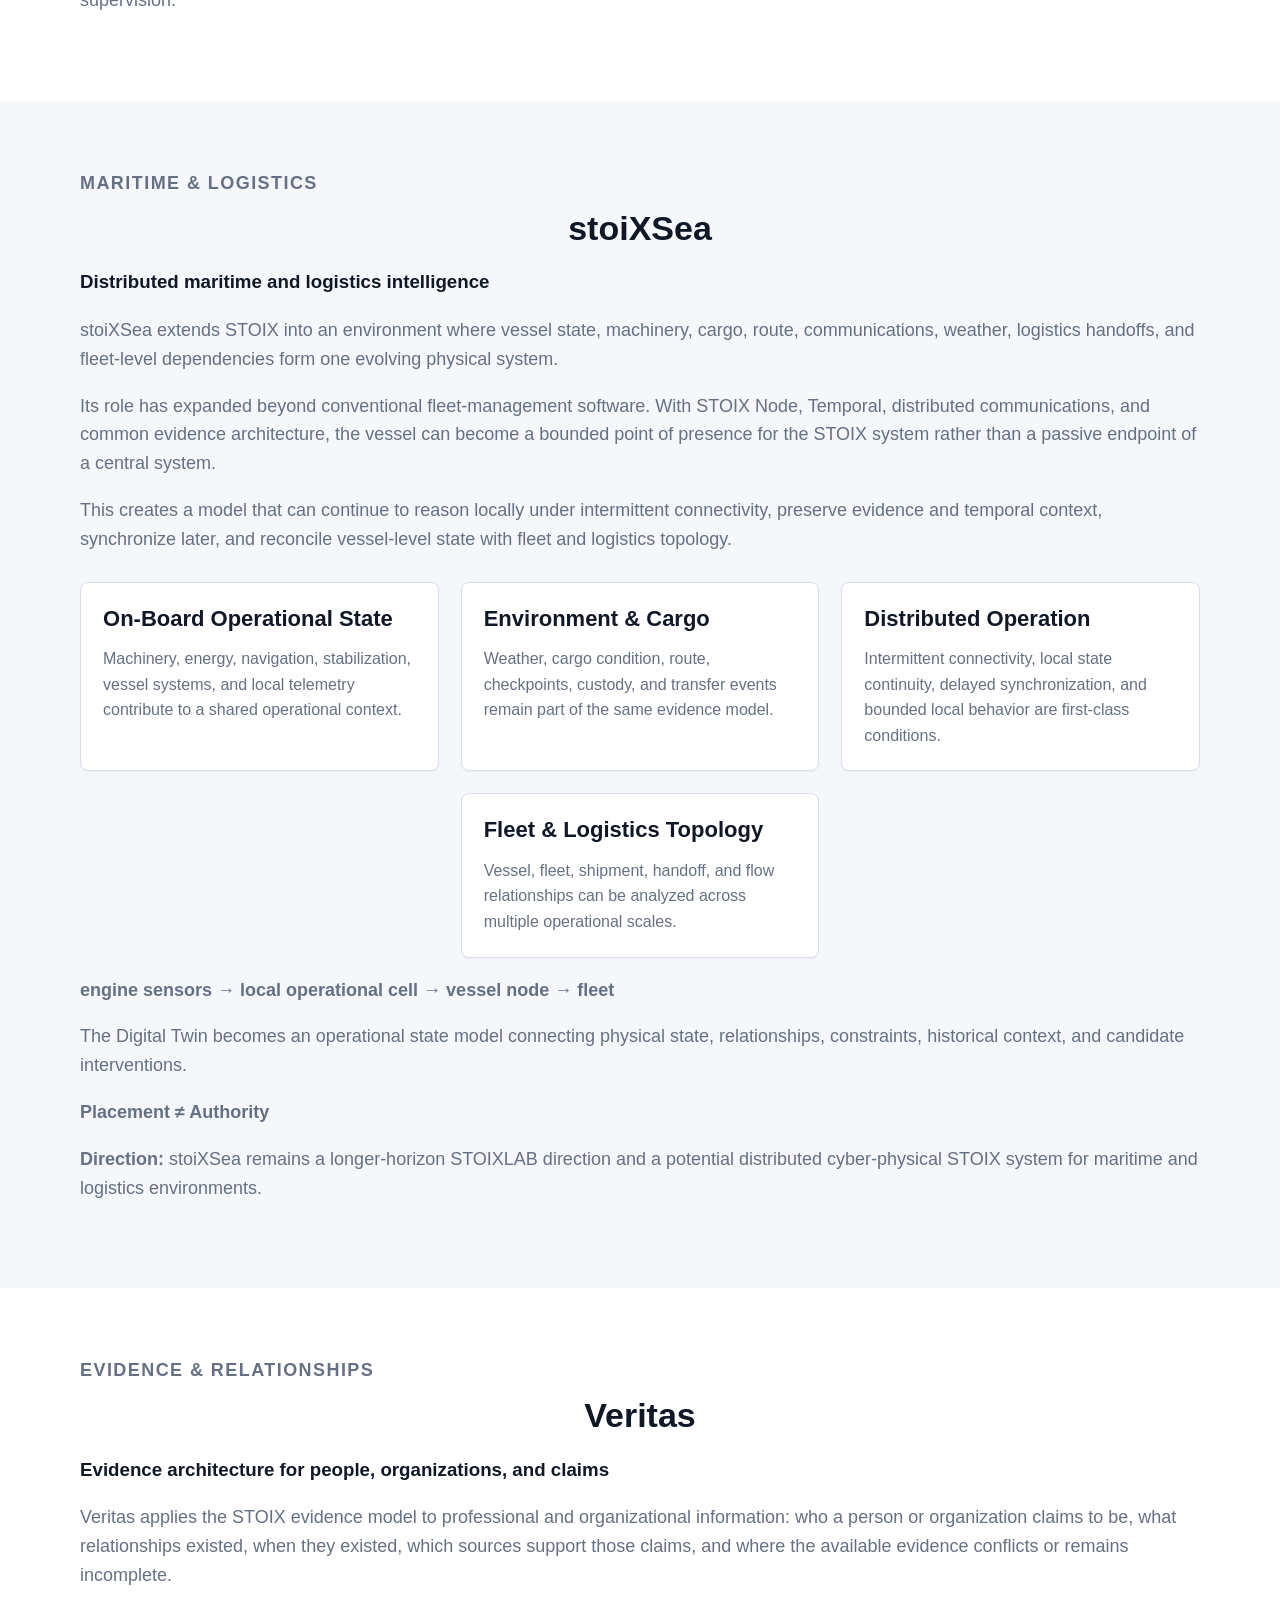
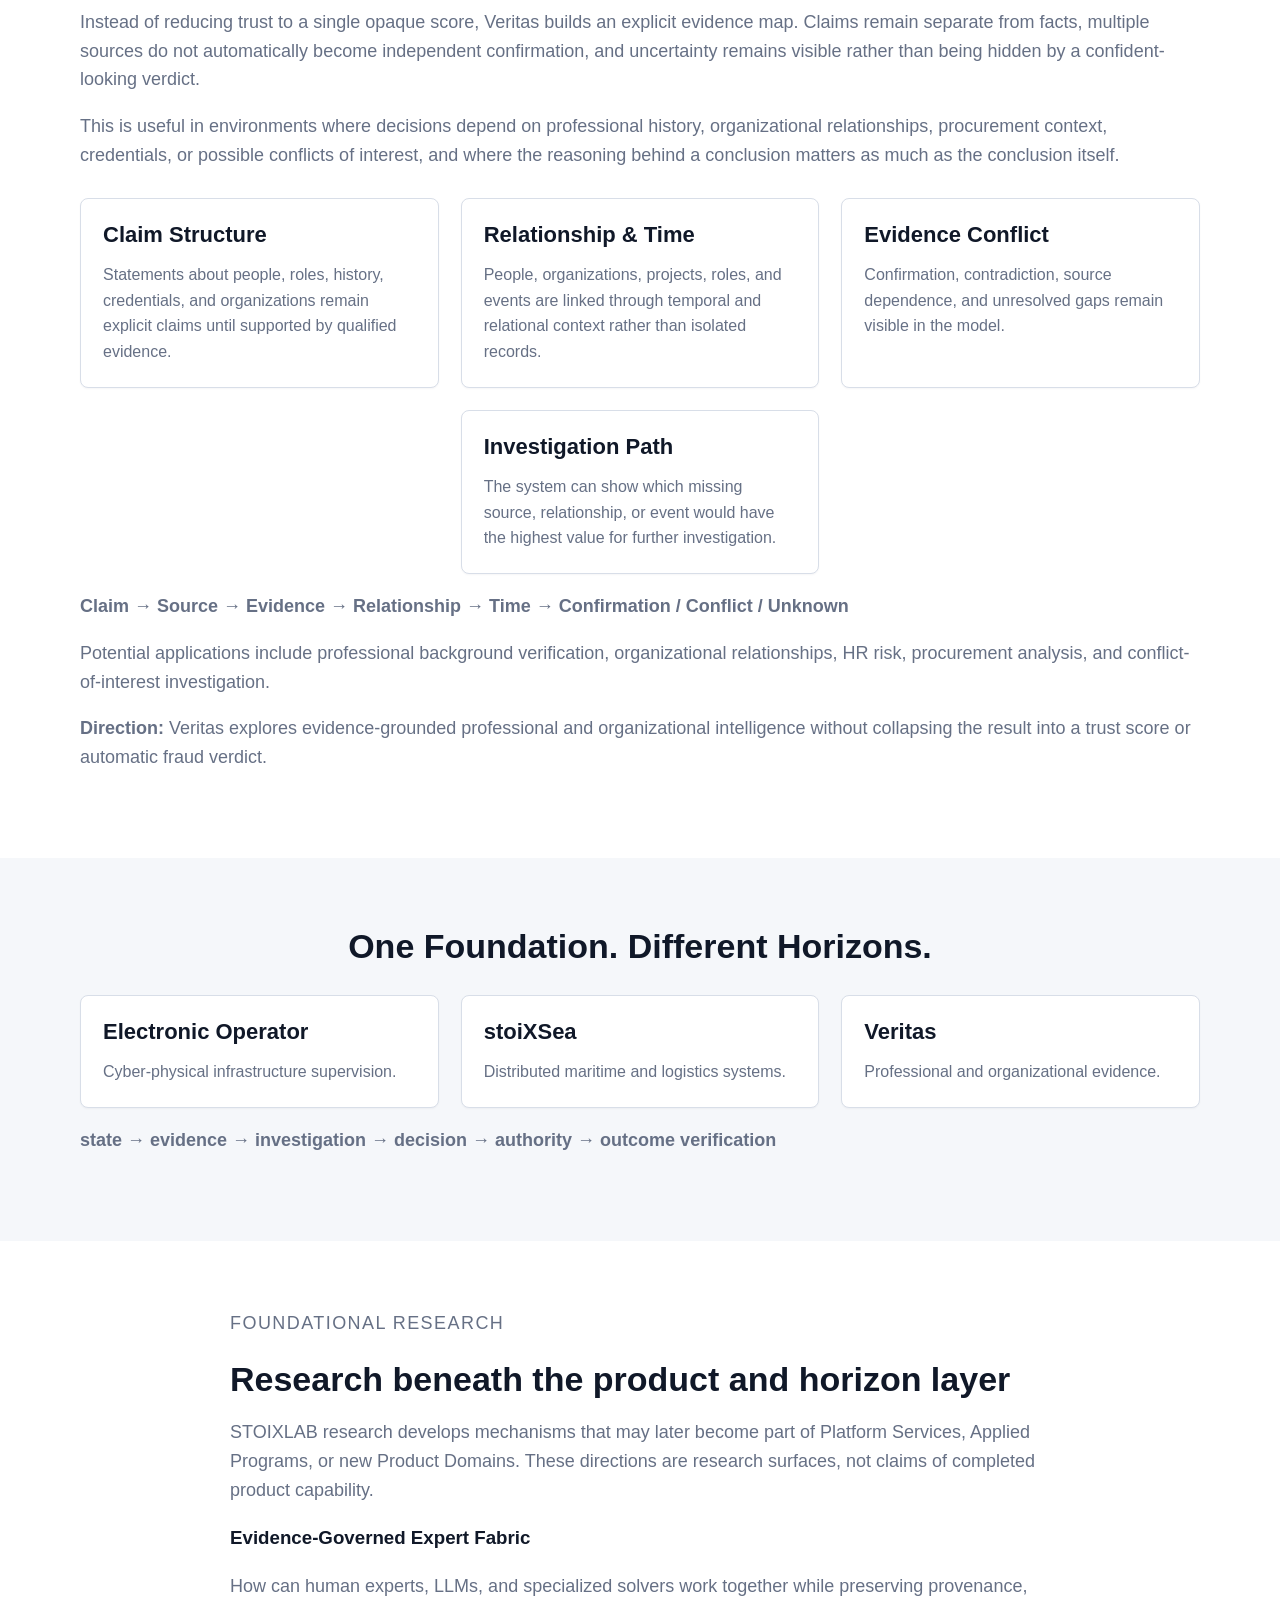
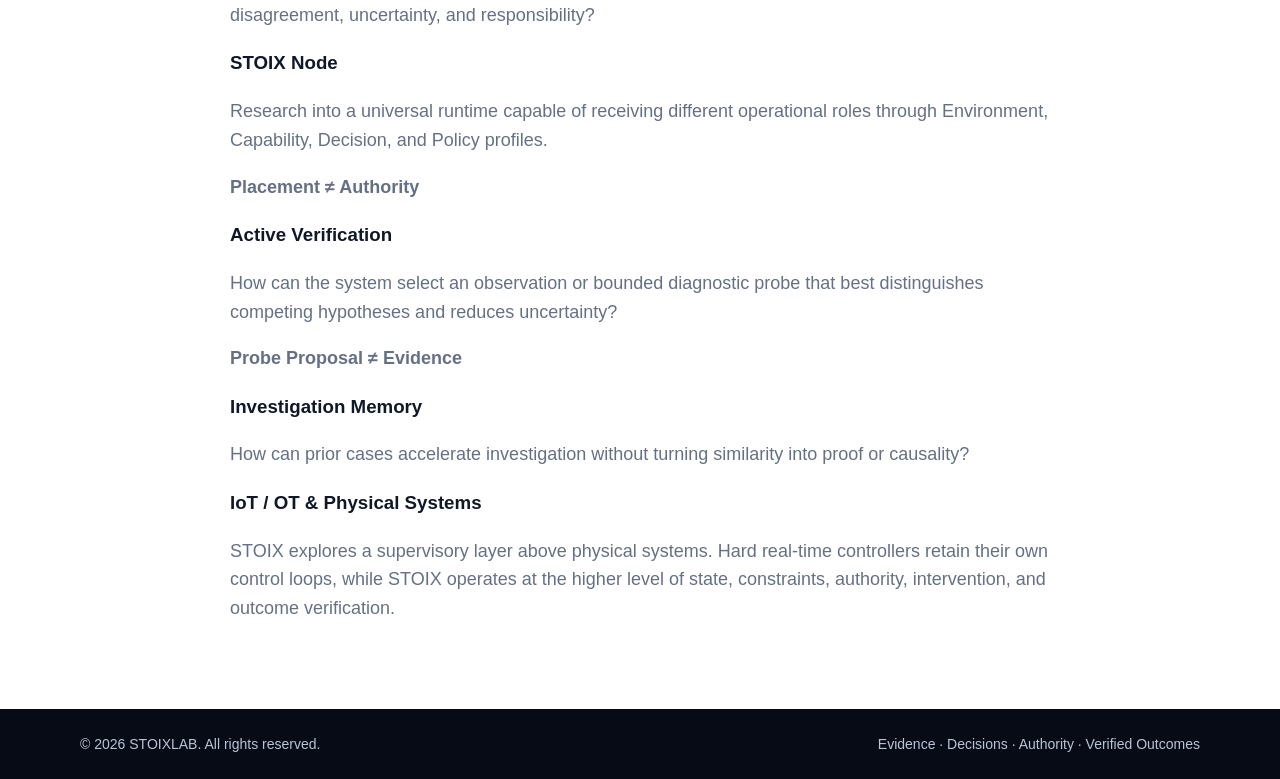
<file: pages/horizons.html>
<!DOCTYPE html>
<html lang="en">
<head>
<meta charset="utf-8"/>
<meta content="width=device-width,initial-scale=1" name="viewport"/>
<title>Research &amp; Horizons — STOIXLAB</title>
<meta content="Horizons — STOIXLAB" name="description"/>
<link href="../css/style.css" rel="stylesheet"/>

</head>
<body><header class="site-header"><div class="container header-inner"><a aria-label="STOIXLAB home" class="logo logo-link" href="../index.html"><span class="logo-stoix">stoiX</span><span class="logo-lab">Lab</span></a><nav class="nav"><a href="consulting.html">Consulting &amp; Services</a><a href="stoix-base.html">stoiXBase</a><a href="stoixdome.html">stoiXDome</a><a href="stoixguard.html">stoiXGuard</a><a href="stoixlaw.html">stoiXLaw</a><a class="current" href="horizons.html">Research &amp; Horizons</a><a href="contact.html">Contact</a></nav></div></header><main>
<section class="hero"><div class="container">
<p class="eyebrow">Research &amp; Horizons</p>
<h1>Research &amp; Horizons</h1>
<p class="hero-subtitle">New operational worlds built on the same STOIX foundation</p>
<p class="hero-text">Research &amp; Horizons brings together two related parts of STOIXLAB: applied directions that can become future systems, and foundational research that extends the capabilities beneath them.</p><p class="hero-text">The three current horizons — Electronic Operator, stoiXSea, and Veritas — address very different environments, but share the same discipline around state, evidence, uncertainty, authority, and verified outcomes.</p>
<div class="tags">
<span class="tag">Electronic Operator</span>
<span class="tag">stoiXSea</span>
<span class="tag">Veritas</span>
<span class="tag">Foundational Research</span>
</div>
</div></section>
<section class="section">
<div class="container">
<h2>Data Center / Electronic Operator</h2>
<h3>Supervisory intelligence for cyber-physical infrastructure</h3>
<p>A modern data center is simultaneously a digital platform, an engineering plant, a physical environment, and a human-operated system. Compute, network, power, cooling, equipment telemetry, and operational decisions are usually managed through separate tools even though a real incident can propagate across several of them at once.</p>
<p>Electronic Operator explores a supervisory layer above these specialized systems. Its role is to reconstruct a shared operational state, relate changes across technical domains, qualify uncertainty, and support intervention without replacing PLCs, BMS, hard real-time controllers, or engineering authority.</p>
<p>The distinctive value is cross-domain reasoning: a workload change, cooling anomaly, power constraint, and equipment condition can be treated as parts of one evolving situation rather than unrelated alarms.</p>
<div class="cards">
<article class="card"><h3>Cross-Domain State</h3><p>Compute, network, power, cooling, equipment telemetry, and physical conditions are interpreted as one connected environment.</p></article>
<article class="card"><h3>Temporal Reasoning</h3><p>Digital and physical changes are reconstructed through time so the system can distinguish current state from the path that produced it.</p></article>
<article class="card"><h3>Governed Intervention</h3><p>Candidate actions are evaluated against dependencies, constraints, authority, and safety boundaries before intervention.</p></article>
<article class="card"><h3>Verified Outcome</h3><p>The system checks the resulting physical and operational state after intervention instead of treating command execution as success.</p></article>
</div>
<p class="note"><strong>Direction:</strong> Electronic Operator is a natural extension of STOIX from digital infrastructure assurance into cyber-physical infrastructure supervision.</p>
</div>
</section>
<section class="section muted">
<div class="container">
<p class="section-kicker">Maritime & logistics</p><h2>stoiXSea</h2>
<h3>Distributed maritime and logistics intelligence</h3>
<p>stoiXSea extends STOIX into an environment where vessel state, machinery, cargo, route, communications, weather, logistics handoffs, and fleet-level dependencies form one evolving physical system.</p>
<p>Its role has expanded beyond conventional fleet-management software. With STOIX Node, Temporal, distributed communications, and common evidence architecture, the vessel can become a bounded point of presence for the STOIX system rather than a passive endpoint of a central system.</p>
<p>This creates a model that can continue to reason locally under intermittent connectivity, preserve evidence and temporal context, synchronize later, and reconcile vessel-level state with fleet and logistics topology.</p>
<div class="cards">
<article class="card"><h3>On-Board Operational State</h3><p>Machinery, energy, navigation, stabilization, vessel systems, and local telemetry contribute to a shared operational context.</p></article>
<article class="card"><h3>Environment &amp; Cargo</h3><p>Weather, cargo condition, route, checkpoints, custody, and transfer events remain part of the same evidence model.</p></article>
<article class="card"><h3>Distributed Operation</h3><p>Intermittent connectivity, local state continuity, delayed synchronization, and bounded local behavior are first-class conditions.</p></article>
<article class="card"><h3>Fleet &amp; Logistics Topology</h3><p>Vessel, fleet, shipment, handoff, and flow relationships can be analyzed across multiple operational scales.</p></article>
</div>
<p><strong>engine sensors → local operational cell → vessel node → fleet</strong></p>
<p>The Digital Twin becomes an operational state model connecting physical state, relationships, constraints, historical context, and candidate interventions.</p>
<p><strong>Placement ≠ Authority</strong></p>
<p class="note"><strong>Direction:</strong> stoiXSea remains a longer-horizon STOIXLAB direction and a potential distributed cyber-physical STOIX system for maritime and logistics environments.</p>
</div>
</section>
<section class="section">
<div class="container">
<p class="section-kicker">Evidence & relationships</p><h2>Veritas</h2>
<h3>Evidence architecture for people, organizations, and claims</h3>
<p>Veritas applies the STOIX evidence model to professional and organizational information: who a person or organization claims to be, what relationships existed, when they existed, which sources support those claims, and where the available evidence conflicts or remains incomplete.</p>
<p>Instead of reducing trust to a single opaque score, Veritas builds an explicit evidence map. Claims remain separate from facts, multiple sources do not automatically become independent confirmation, and uncertainty remains visible rather than being hidden by a confident-looking verdict.</p>
<p>This is useful in environments where decisions depend on professional history, organizational relationships, procurement context, credentials, or possible conflicts of interest, and where the reasoning behind a conclusion matters as much as the conclusion itself.</p>
<div class="cards">
<article class="card"><h3>Claim Structure</h3><p>Statements about people, roles, history, credentials, and organizations remain explicit claims until supported by qualified evidence.</p></article>
<article class="card"><h3>Relationship &amp; Time</h3><p>People, organizations, projects, roles, and events are linked through temporal and relational context rather than isolated records.</p></article>
<article class="card"><h3>Evidence Conflict</h3><p>Confirmation, contradiction, source dependence, and unresolved gaps remain visible in the model.</p></article>
<article class="card"><h3>Investigation Path</h3><p>The system can show which missing source, relationship, or event would have the highest value for further investigation.</p></article>
</div>
<p><strong>Claim → Source → Evidence → Relationship → Time → Confirmation / Conflict / Unknown</strong></p>
<p>Potential applications include professional background verification, organizational relationships, HR risk, procurement analysis, and conflict-of-interest investigation.</p>
<p class="note"><strong>Direction:</strong> Veritas explores evidence-grounded professional and organizational intelligence without collapsing the result into a trust score or automatic fraud verdict.</p>
</div>
</section>
<section class="section muted">
<div class="container">
<h2>One Foundation. Different Horizons.</h2>
<div class="cards">
<article class="card"><h3>Electronic Operator</h3><p>Cyber-physical infrastructure supervision.</p></article>
<article class="card"><h3>stoiXSea</h3><p>Distributed maritime and logistics systems.</p></article>
<article class="card"><h3>Veritas</h3><p>Professional and organizational evidence.</p></article>
</div>
<p><strong>state → evidence → investigation → decision → authority → outcome verification</strong></p>
</div>
</section>
<section class="section">
<div class="container narrow">
<p class="eyebrow">Foundational Research</p>
<h2>Research beneath the product and horizon layer</h2>
<p>STOIXLAB research develops mechanisms that may later become part of Platform Services, Applied Programs, or new Product Domains. These directions are research surfaces, not claims of completed product capability.</p>
<h3>Evidence-Governed Expert Fabric</h3>
<p>How can human experts, LLMs, and specialized solvers work together while preserving provenance, disagreement, uncertainty, and responsibility?</p>
<h3>STOIX Node</h3>
<p>Research into a universal runtime capable of receiving different operational roles through Environment, Capability, Decision, and Policy profiles.</p>
<p><strong>Placement ≠ Authority</strong></p>
<h3>Active Verification</h3>
<p>How can the system select an observation or bounded diagnostic probe that best distinguishes competing hypotheses and reduces uncertainty?</p>
<p><strong>Probe Proposal ≠ Evidence</strong></p>
<h3>Investigation Memory</h3>
<p>How can prior cases accelerate investigation without turning similarity into proof or causality?</p>
<h3>IoT / OT &amp; Physical Systems</h3>
<p>STOIX explores a supervisory layer above physical systems. Hard real-time controllers retain their own control loops, while STOIX operates at the higher level of state, constraints, authority, intervention, and outcome verification.</p>
</div>
</section>
</main><footer class="site-footer"><div class="container footer-inner"><p>© 2026 STOIXLAB. All rights reserved.</p><p>Evidence · Decisions · Authority · Verified Outcomes</p></div></footer></body></html>
</file>
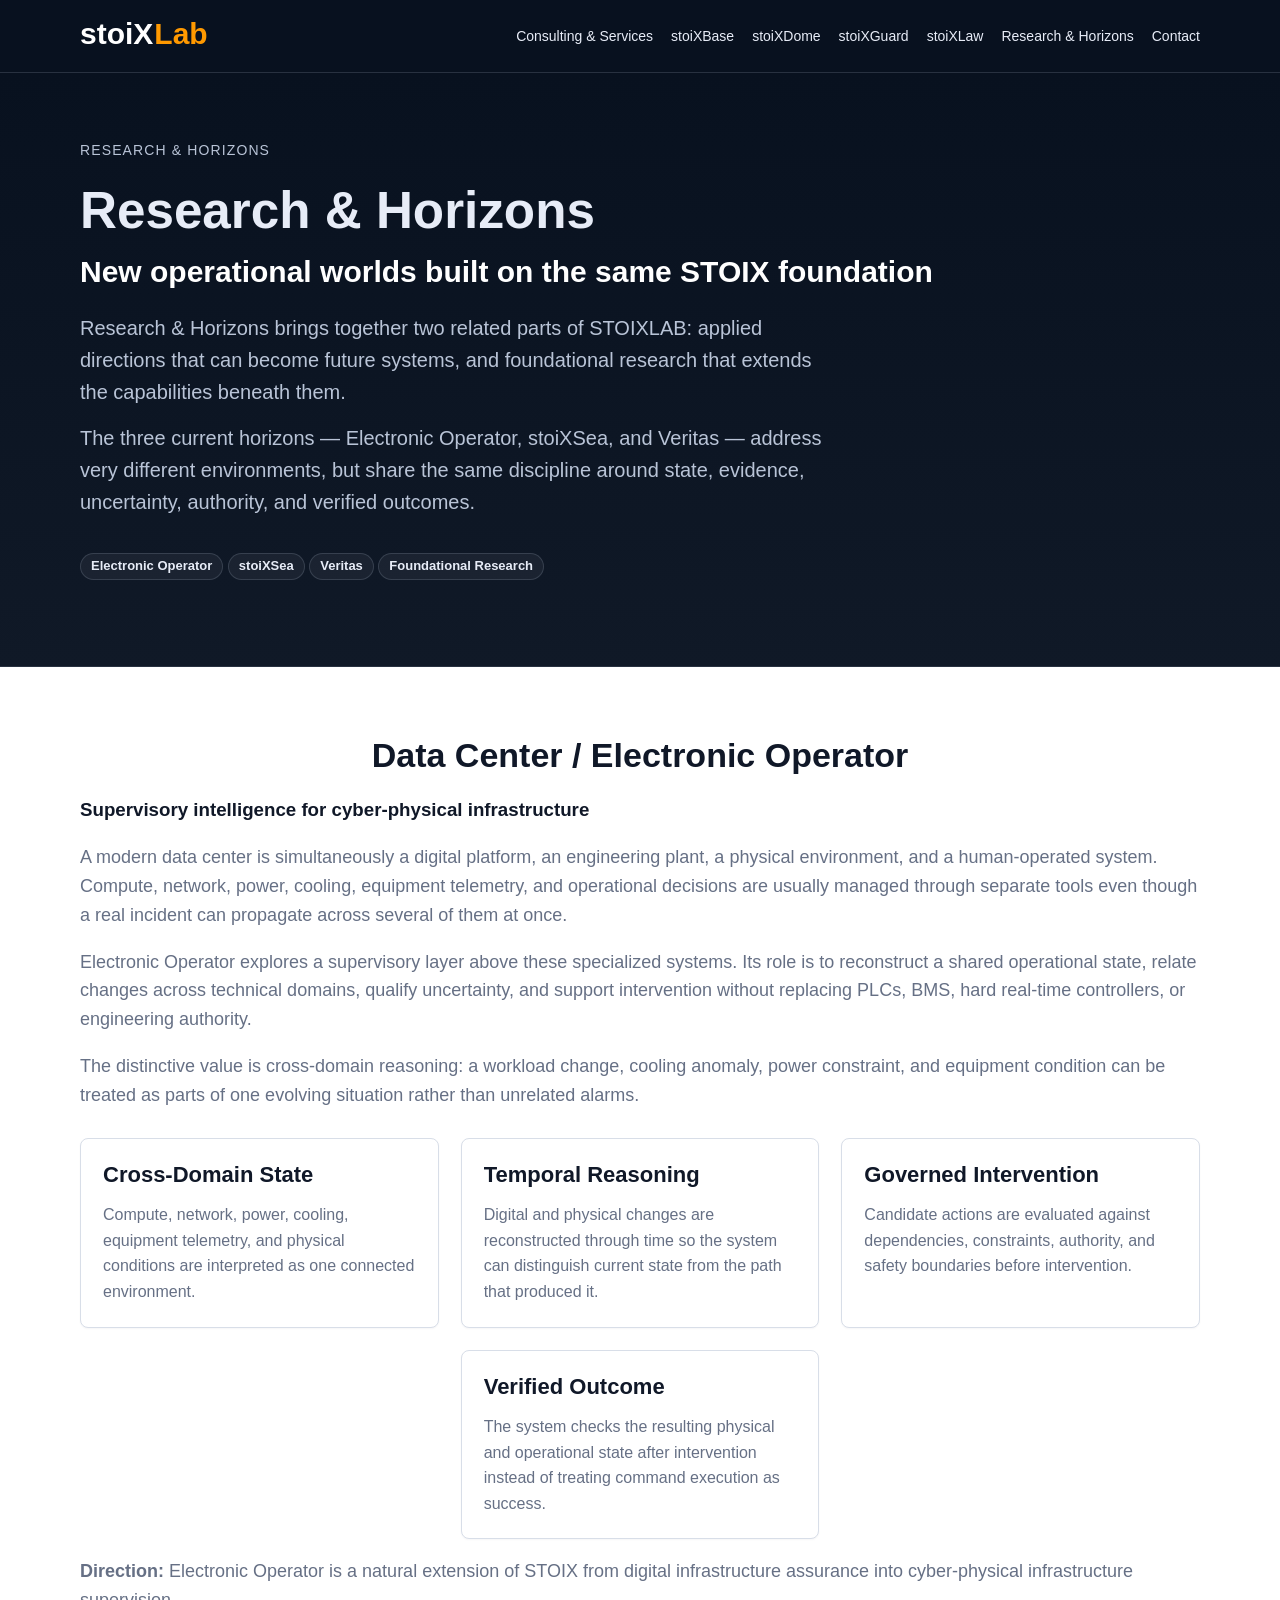
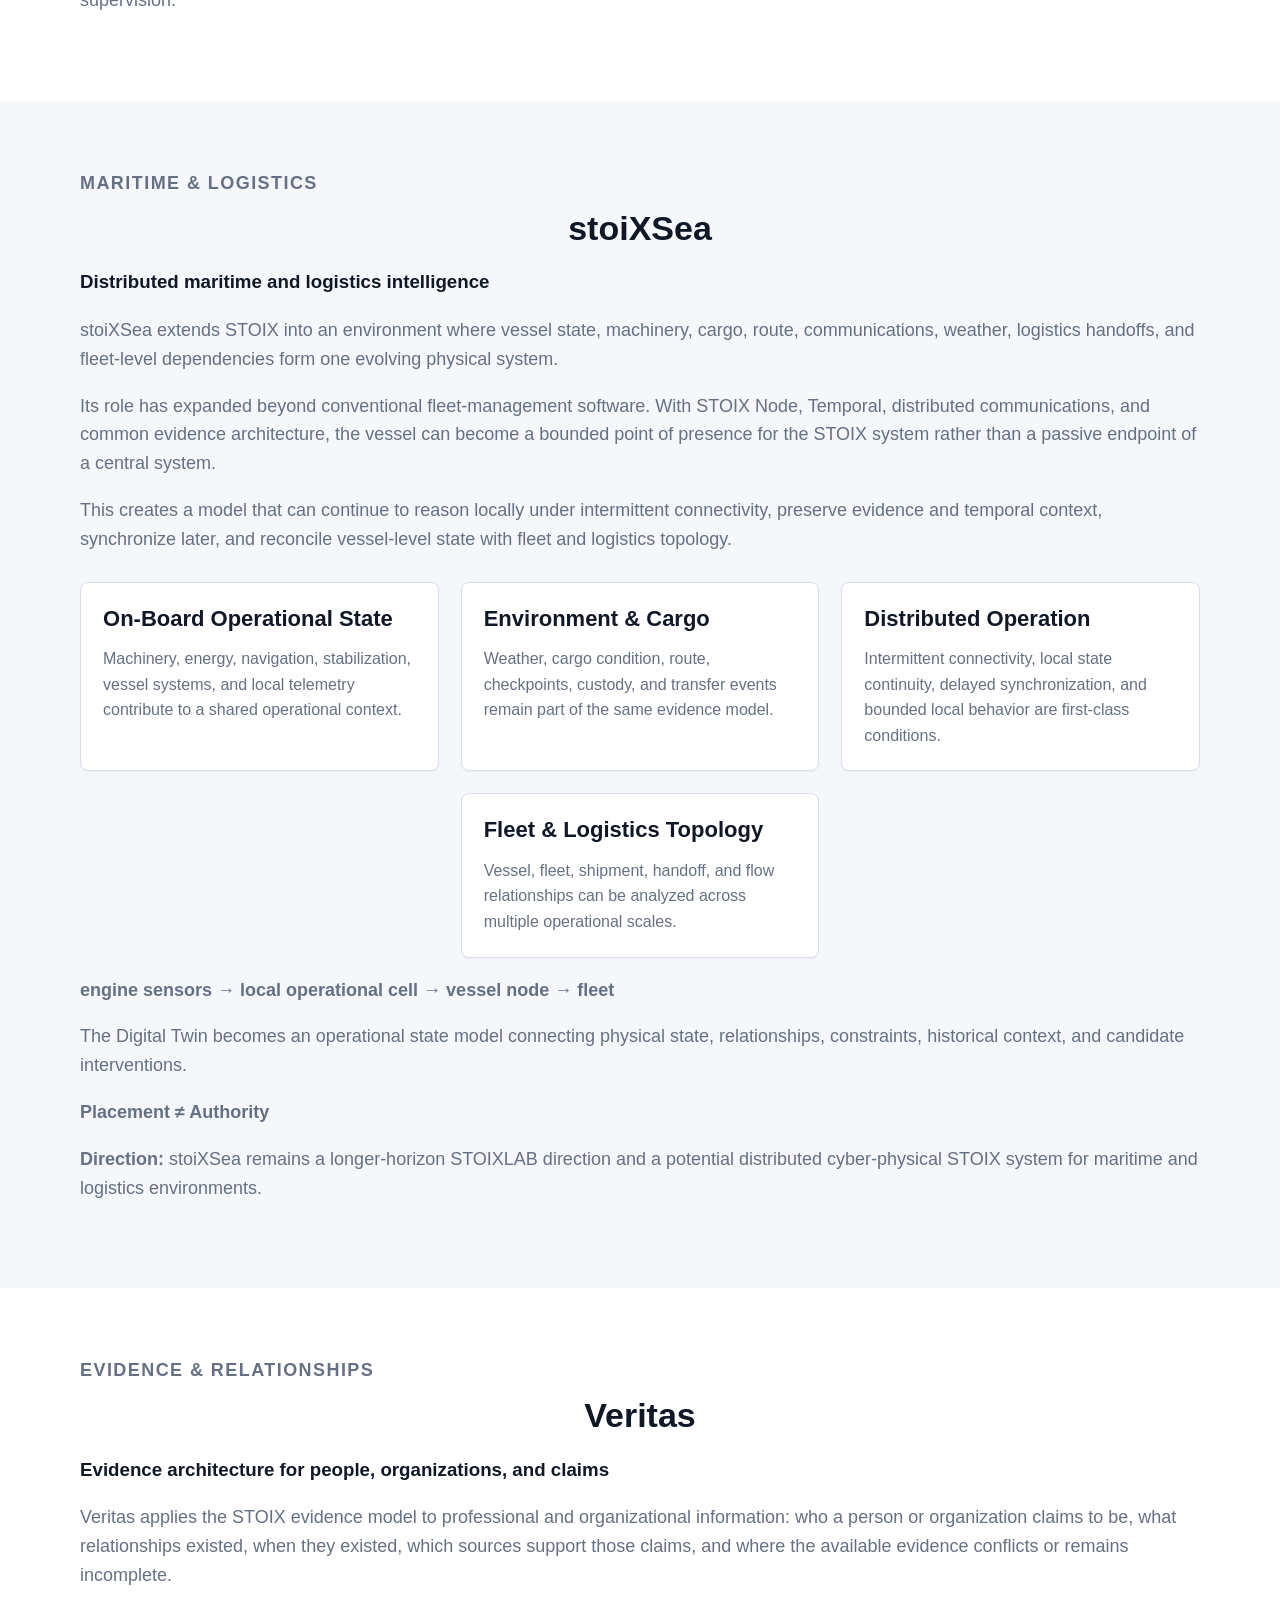
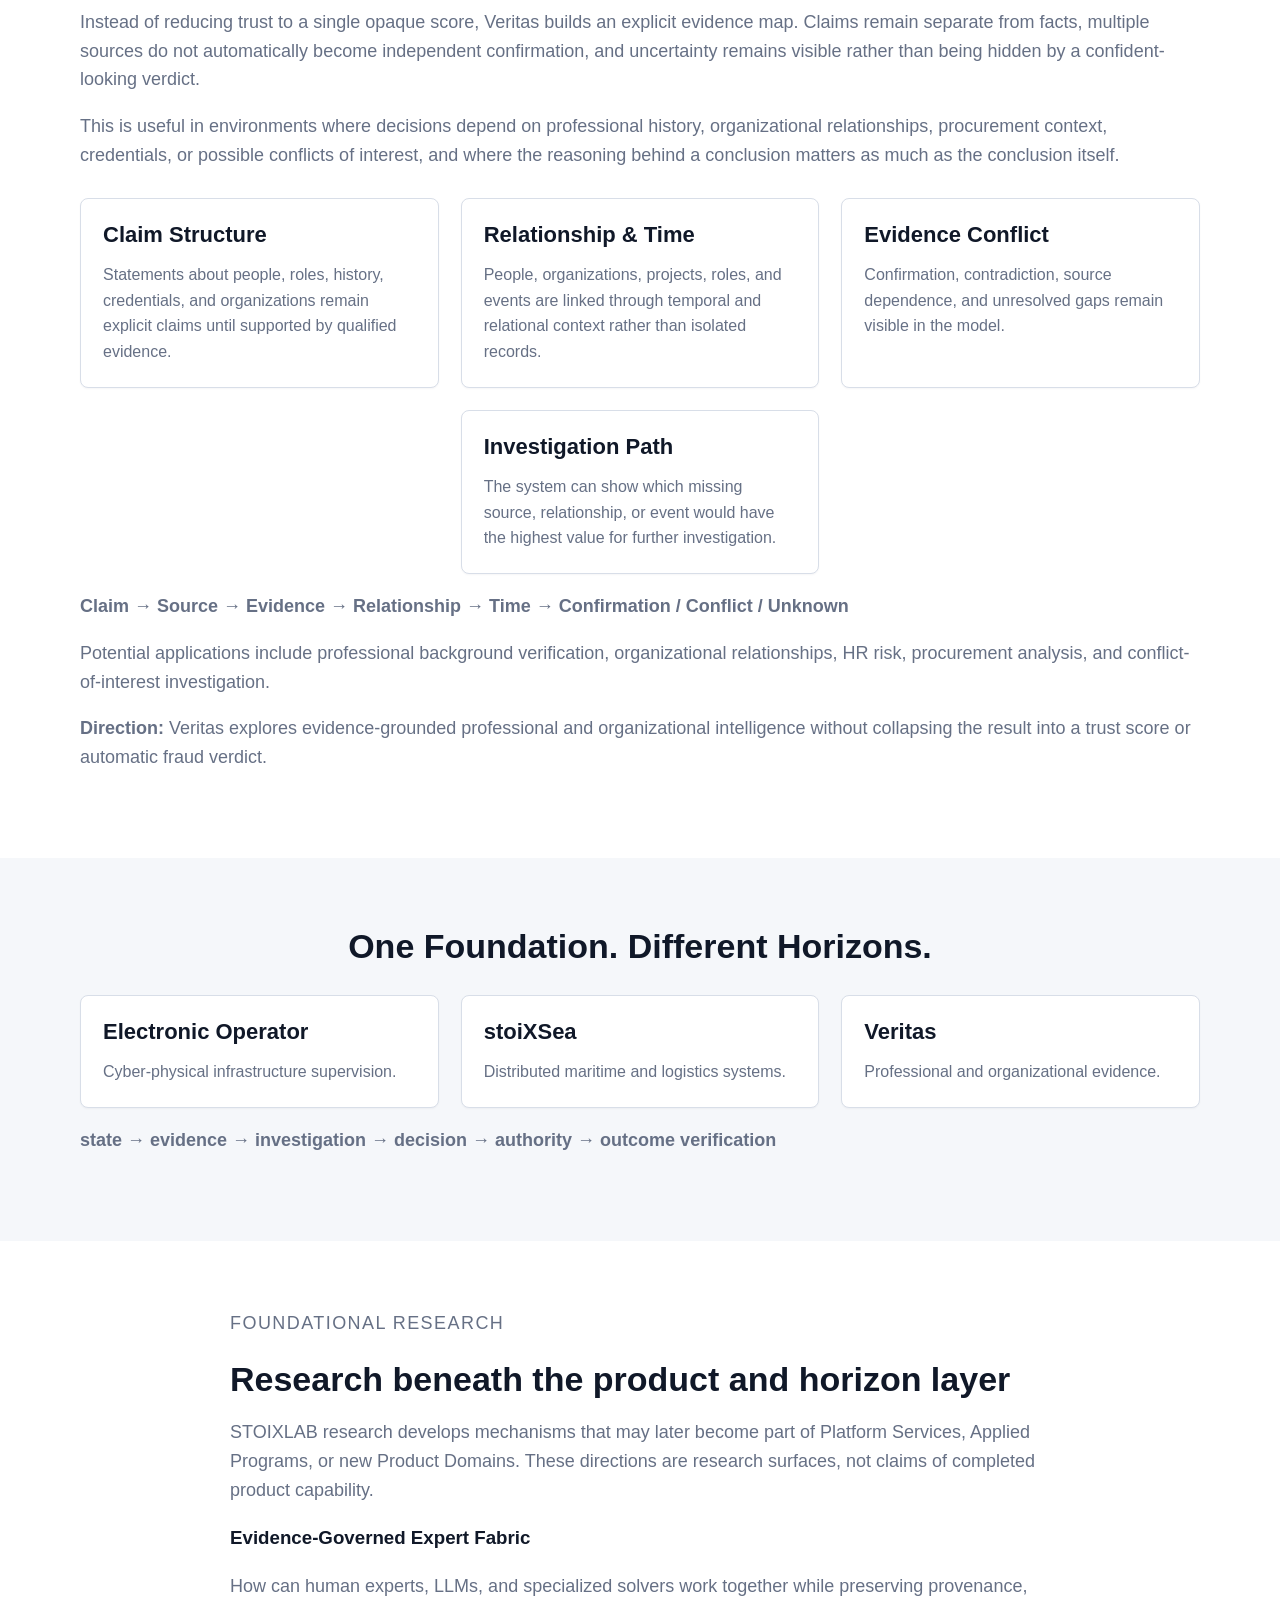
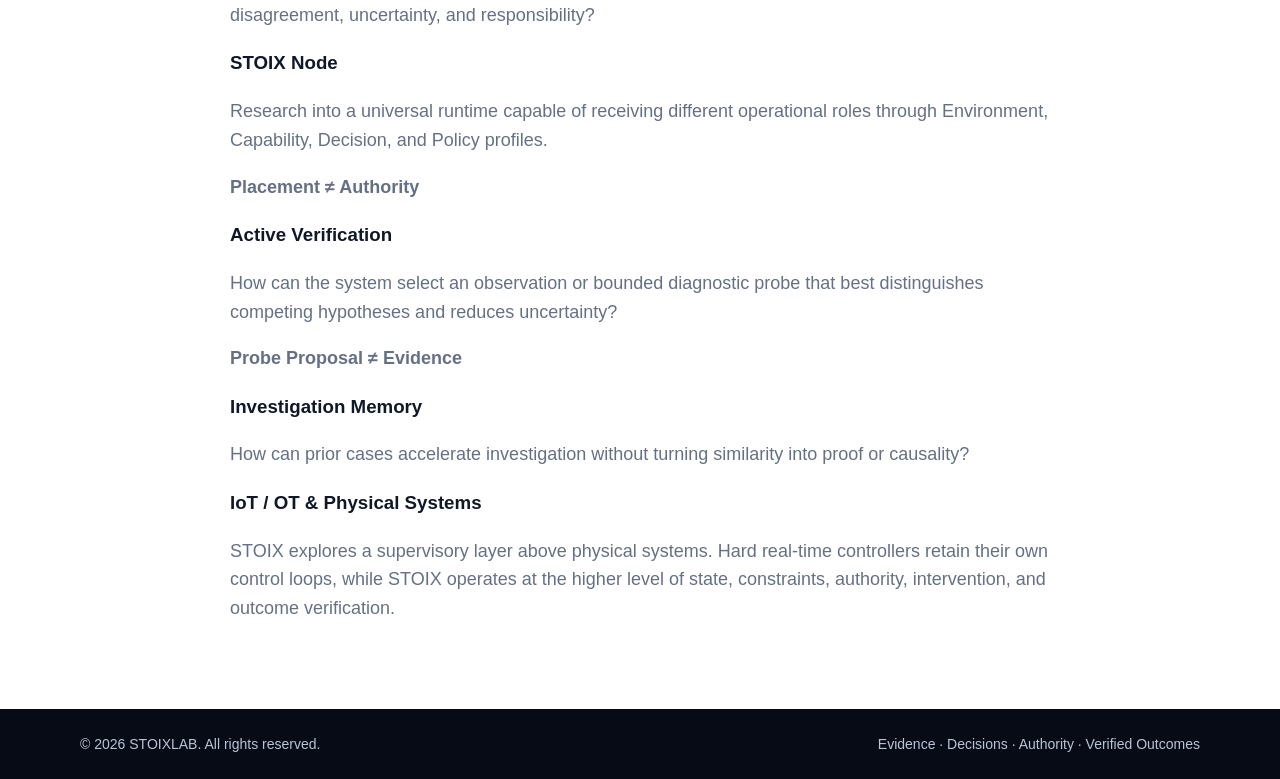
<file: pages/research.html>
<!doctype html><html><head><meta charset="utf-8"><meta http-equiv="refresh" content="0; url=horizons.html"><meta name="robots" content="noindex"><title>Redirecting — STOIXLAB</title></head><body><p>Redirecting to <a href="horizons.html">horizons.html</a>…</p></body></html>
</file>
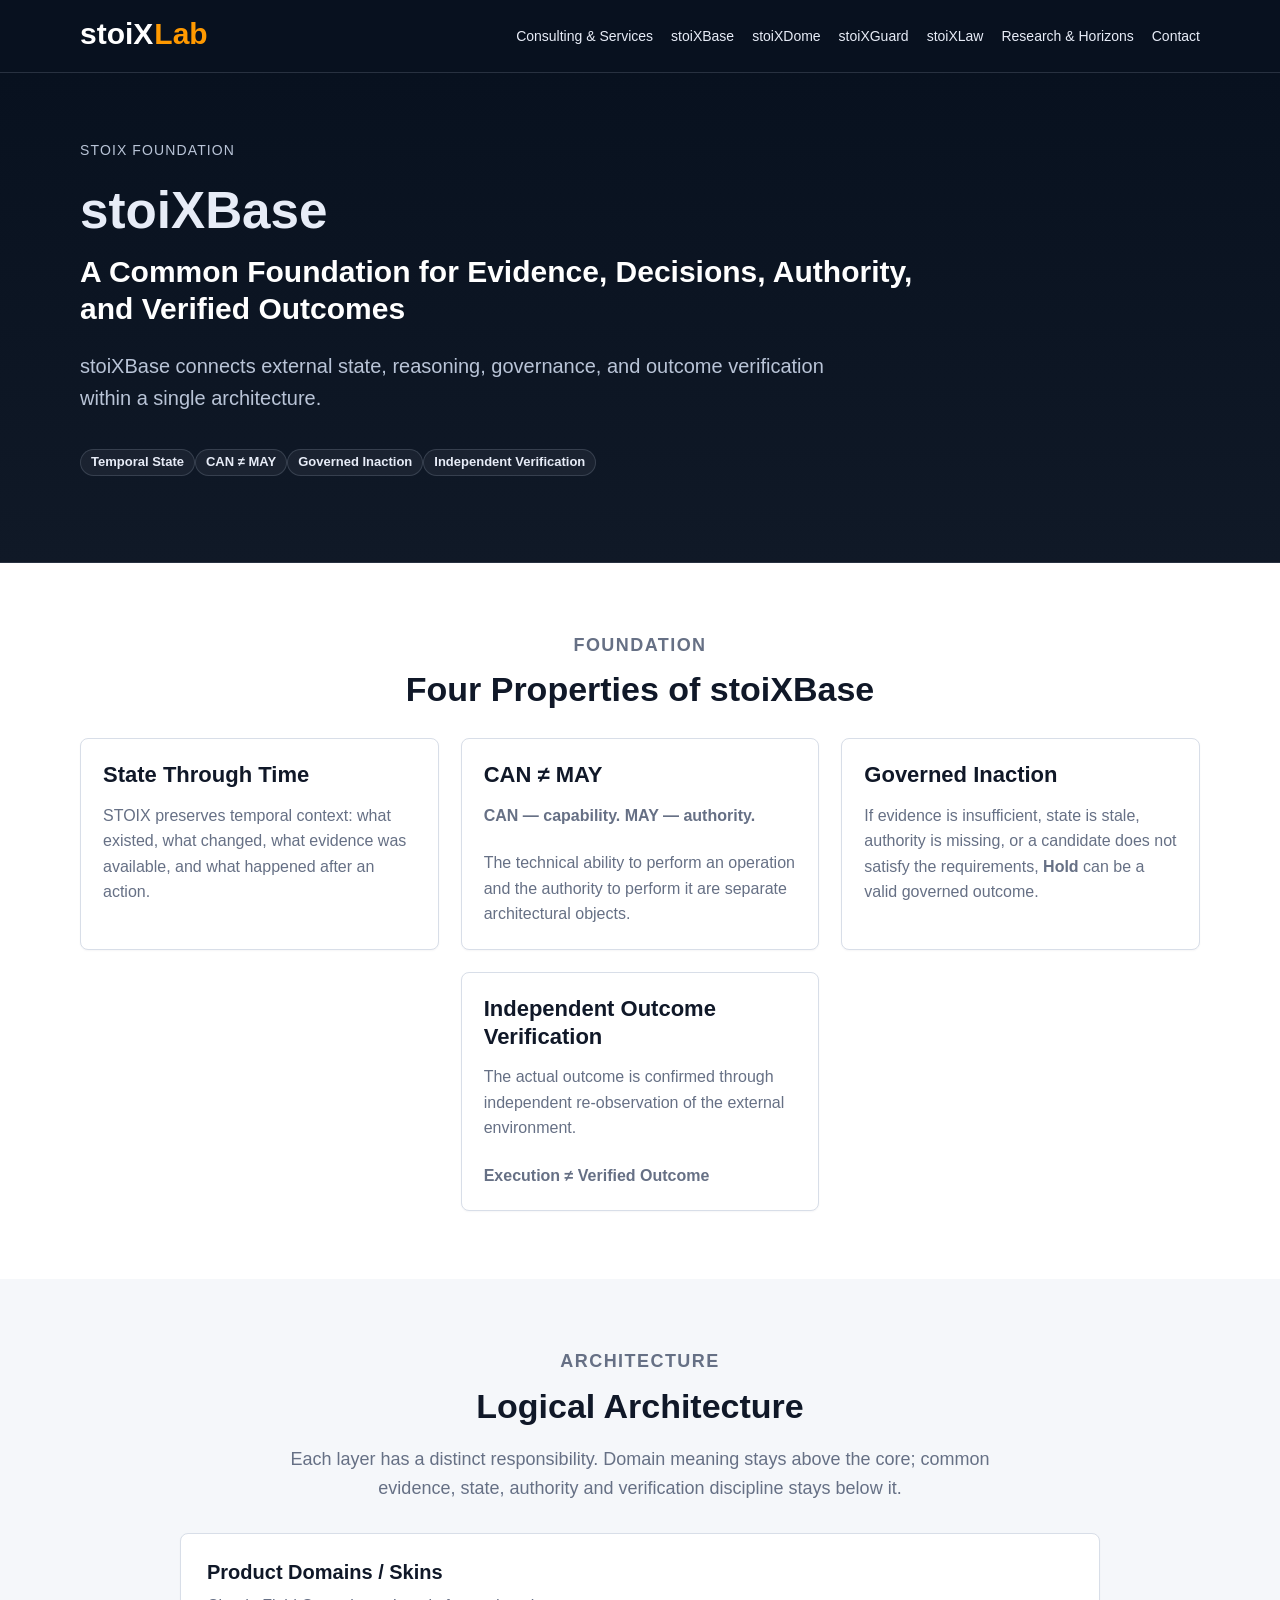
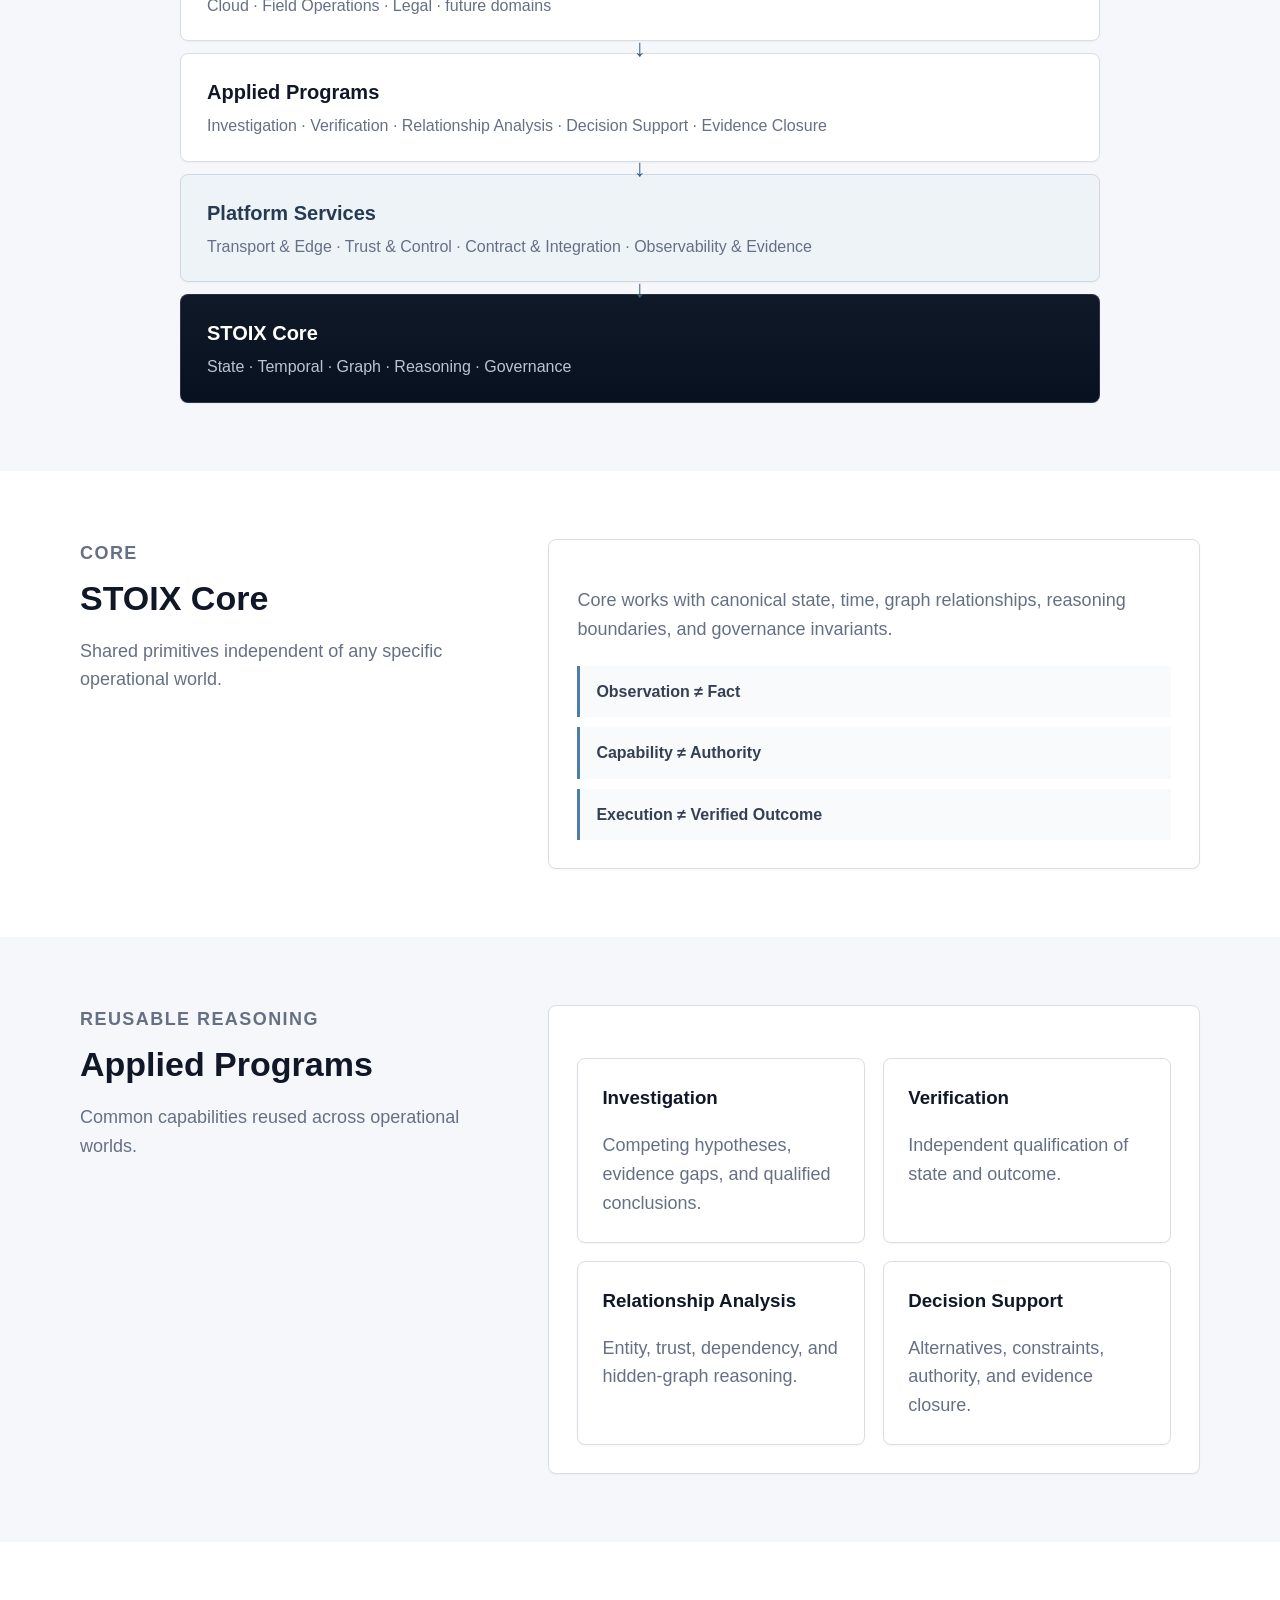
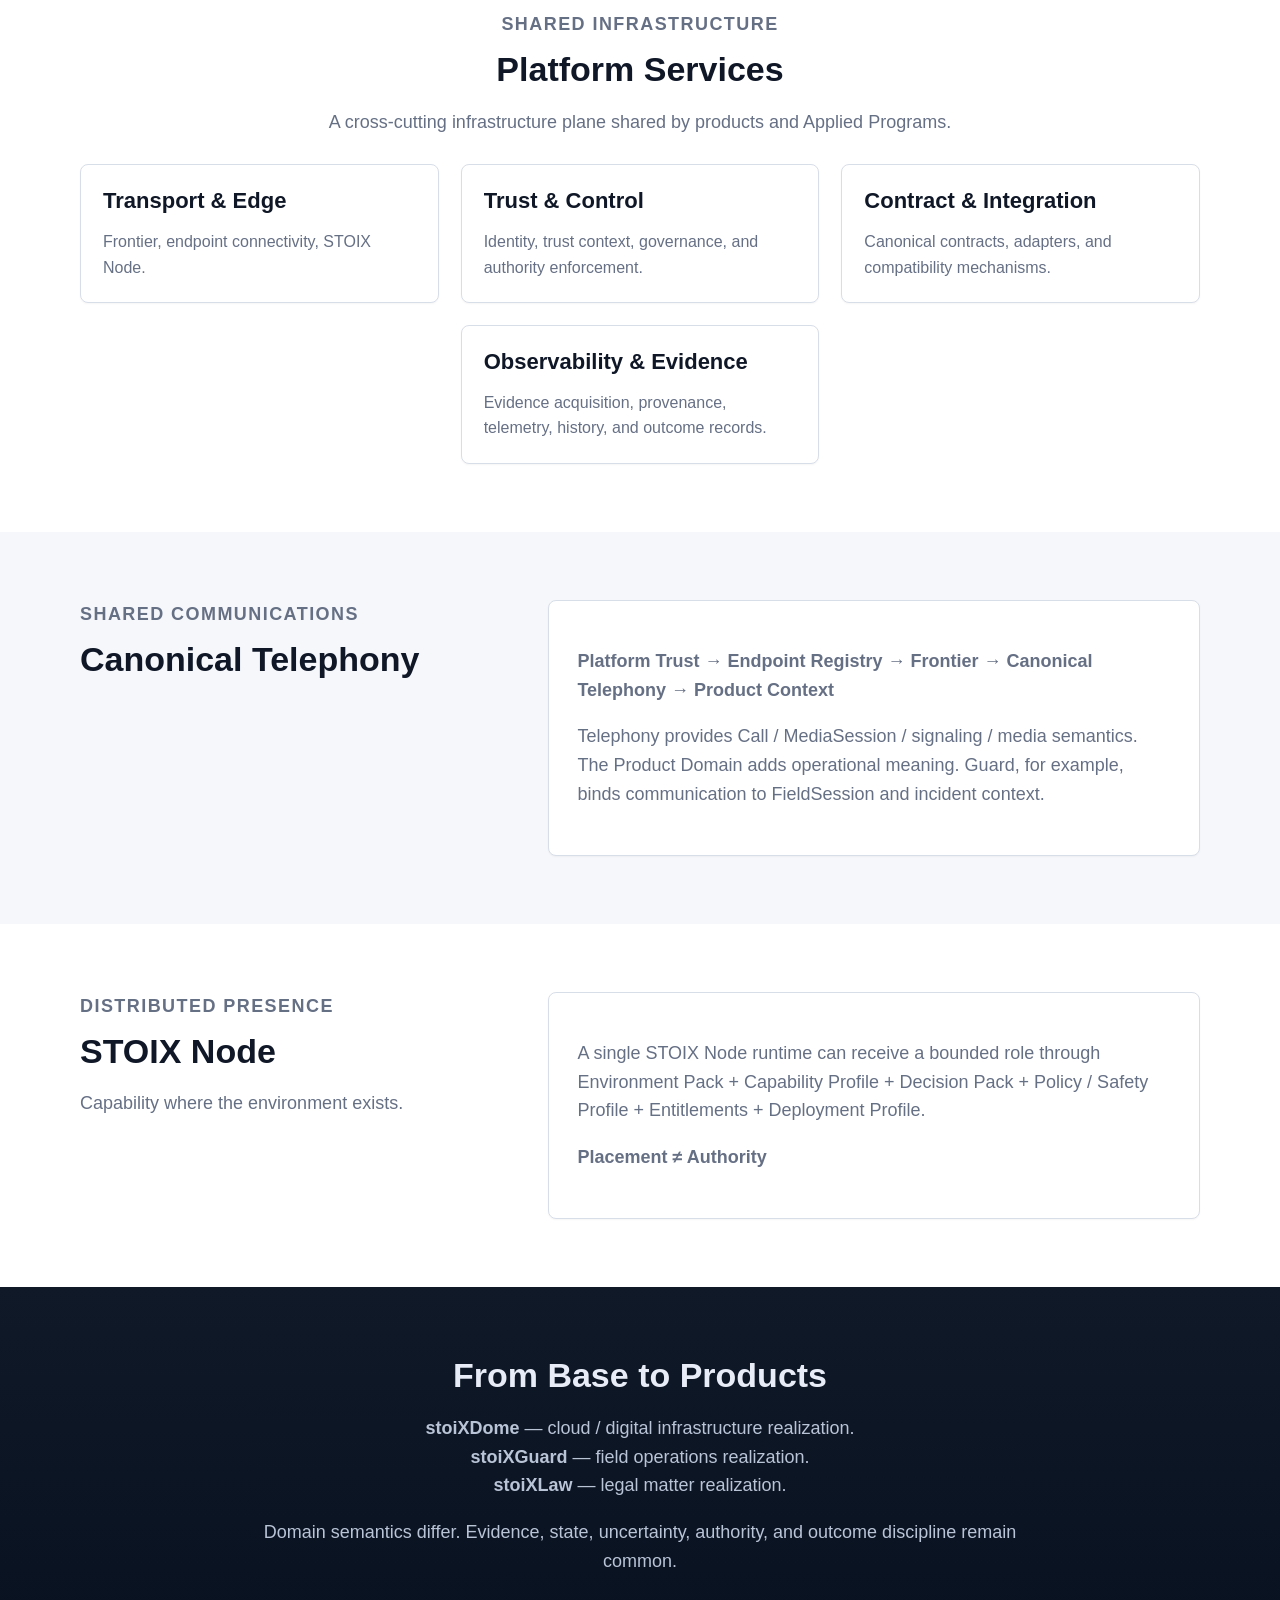
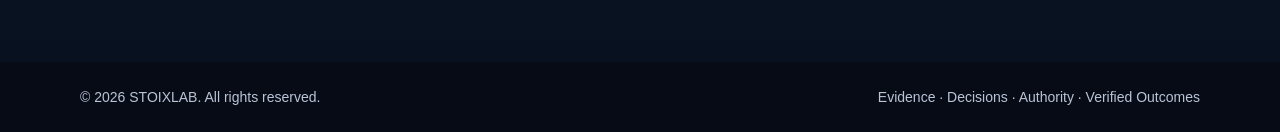
<file: pages/stoix-base.html>
<!DOCTYPE html><html lang="en"><head><meta charset="utf-8"/><meta content="width=device-width,initial-scale=1" name="viewport"/><title>stoiXBase — STOIXLAB</title><meta content="stoiXBase — common foundation for evidence, state, authority and verified outcomes." name="description"/><link href="../css/style.css" rel="stylesheet"/><link href="../favicon.svg" rel="icon" type="image/svg+xml"/></head><body><header class="site-header"><div class="container header-inner"><a aria-label="STOIXLAB home" class="logo logo-link" href="../index.html"><span class="logo-stoix">stoiX</span><span class="logo-lab">Lab</span></a><nav class="nav"><a  href="consulting.html">Consulting &amp; Services</a><a class="current" href="stoix-base.html">stoiXBase</a><a  href="stoixdome.html">stoiXDome</a><a  href="stoixguard.html">stoiXGuard</a><a  href="stoixlaw.html">stoiXLaw</a><a  href="horizons.html">Research &amp; Horizons</a><a  href="contact.html">Contact</a></nav></div></header><main>
<section class="hero"><div class="container"><p class="eyebrow">STOIX Foundation</p><h1>stoiXBase</h1><p class="hero-subtitle">A Common Foundation for Evidence, Decisions, Authority, and Verified Outcomes</p><p class="hero-text">stoiXBase connects external state, reasoning, governance, and outcome verification within a single architecture.</p><div class="tags"><span class="tag">Temporal State</span><span class="tag">CAN ≠ MAY</span><span class="tag">Governed Inaction</span><span class="tag">Independent Verification</span></div></div></section>
<section class="section"><div class="container"><div class="section-lead"><p class="section-kicker">Foundation</p><h2>Four Properties of stoiXBase</h2></div><div class="cards"><article class="card"><h3>State Through Time</h3><p>STOIX preserves temporal context: what existed, what changed, what evidence was available, and what happened after an action.</p></article><article class="card"><h3>CAN ≠ MAY</h3><p><strong>CAN — capability.</strong> <strong>MAY — authority.</strong></p><p>The technical ability to perform an operation and the authority to perform it are separate architectural objects.</p></article><article class="card"><h3>Governed Inaction</h3><p>If evidence is insufficient, state is stale, authority is missing, or a candidate does not satisfy the requirements, <strong>Hold</strong> can be a valid governed outcome.</p></article><article class="card"><h3>Independent Outcome Verification</h3><p>The actual outcome is confirmed through independent re-observation of the external environment.</p><p><strong>Execution ≠ Verified Outcome</strong></p></article></div></div></section>
<section class="section muted"><div class="container"><div class="section-lead"><p class="section-kicker">Architecture</p><h2>Logical Architecture</h2><p>Each layer has a distinct responsibility. Domain meaning stays above the core; common evidence, state, authority and verification discipline stays below it.</p></div><div class="layer-system"><div class="layer"><strong>Product Domains / Skins</strong><span>Cloud · Field Operations · Legal · future domains</span></div><div class="layer"><strong>Applied Programs</strong><span>Investigation · Verification · Relationship Analysis · Decision Support · Evidence Closure</span></div><div class="layer platform-band"><strong>Platform Services</strong><span>Transport &amp; Edge · Trust &amp; Control · Contract &amp; Integration · Observability &amp; Evidence</span></div><div class="layer layer-core"><strong>STOIX Core</strong><span>State · Temporal · Graph · Reasoning · Governance</span></div></div></div></section>
<section class="section"><div class="container"><div class="feature-pair"><div class="feature-title"><p class="section-kicker">Core</p><h2>STOIX Core</h2><p>Shared primitives independent of any specific operational world.</p></div><div class="feature-panel"><p>Core works with canonical state, time, graph relationships, reasoning boundaries, and governance invariants.</p><div class="statements"><div class="statement">Observation ≠ Fact</div><div class="statement">Capability ≠ Authority</div><div class="statement">Execution ≠ Verified Outcome</div></div></div></div></div></section>
<section class="section muted"><div class="container"><div class="feature-pair"><div class="feature-title"><p class="section-kicker">Reusable reasoning</p><h2>Applied Programs</h2><p>Common capabilities reused across operational worlds.</p></div><div class="feature-panel"><div class="capability-grid"><div class="capability"><h3>Investigation</h3><p>Competing hypotheses, evidence gaps, and qualified conclusions.</p></div><div class="capability"><h3>Verification</h3><p>Independent qualification of state and outcome.</p></div><div class="capability"><h3>Relationship Analysis</h3><p>Entity, trust, dependency, and hidden-graph reasoning.</p></div><div class="capability"><h3>Decision Support</h3><p>Alternatives, constraints, authority, and evidence closure.</p></div></div></div></div></div></section>
<section class="section"><div class="container"><div class="section-lead"><p class="section-kicker">Shared infrastructure</p><h2>Platform Services</h2><p>A cross-cutting infrastructure plane shared by products and Applied Programs.</p></div><div class="cards"><article class="card"><h3>Transport &amp; Edge</h3><p>Frontier, endpoint connectivity, STOIX Node.</p></article><article class="card"><h3>Trust &amp; Control</h3><p>Identity, trust context, governance, and authority enforcement.</p></article><article class="card"><h3>Contract &amp; Integration</h3><p>Canonical contracts, adapters, and compatibility mechanisms.</p></article><article class="card"><h3>Observability &amp; Evidence</h3><p>Evidence acquisition, provenance, telemetry, history, and outcome records.</p></article></div></div></section>
<section class="section muted"><div class="container"><div class="feature-pair"><div class="feature-title"><p class="section-kicker">Shared communications</p><h2>Canonical Telephony</h2></div><div class="feature-panel"><p><strong>Platform Trust → Endpoint Registry → Frontier → Canonical Telephony → Product Context</strong></p><p>Telephony provides Call / MediaSession / signaling / media semantics. The Product Domain adds operational meaning. Guard, for example, binds communication to FieldSession and incident context.</p></div></div></div></section>
<section class="section"><div class="container"><div class="feature-pair"><div class="feature-title"><p class="section-kicker">Distributed presence</p><h2>STOIX Node</h2><p>Capability where the environment exists.</p></div><div class="feature-panel"><p>A single STOIX Node runtime can receive a bounded role through Environment Pack + Capability Profile + Decision Pack + Policy / Safety Profile + Entitlements + Deployment Profile.</p><p><strong>Placement ≠ Authority</strong></p></div></div></div></section>
<section class="section cta"><div class="container narrow"><h2>From Base to Products</h2><p><strong>stoiXDome</strong> — cloud / digital infrastructure realization.<br/><strong>stoiXGuard</strong> — field operations realization.<br/><strong>stoiXLaw</strong> — legal matter realization.</p><p>Domain semantics differ. Evidence, state, uncertainty, authority, and outcome discipline remain common.</p></div></section></main><footer class="site-footer"><div class="container footer-inner"><p>© 2026 STOIXLAB. All rights reserved.</p><p>Evidence · Decisions · Authority · Verified Outcomes</p></div></footer></body></html>
</file>
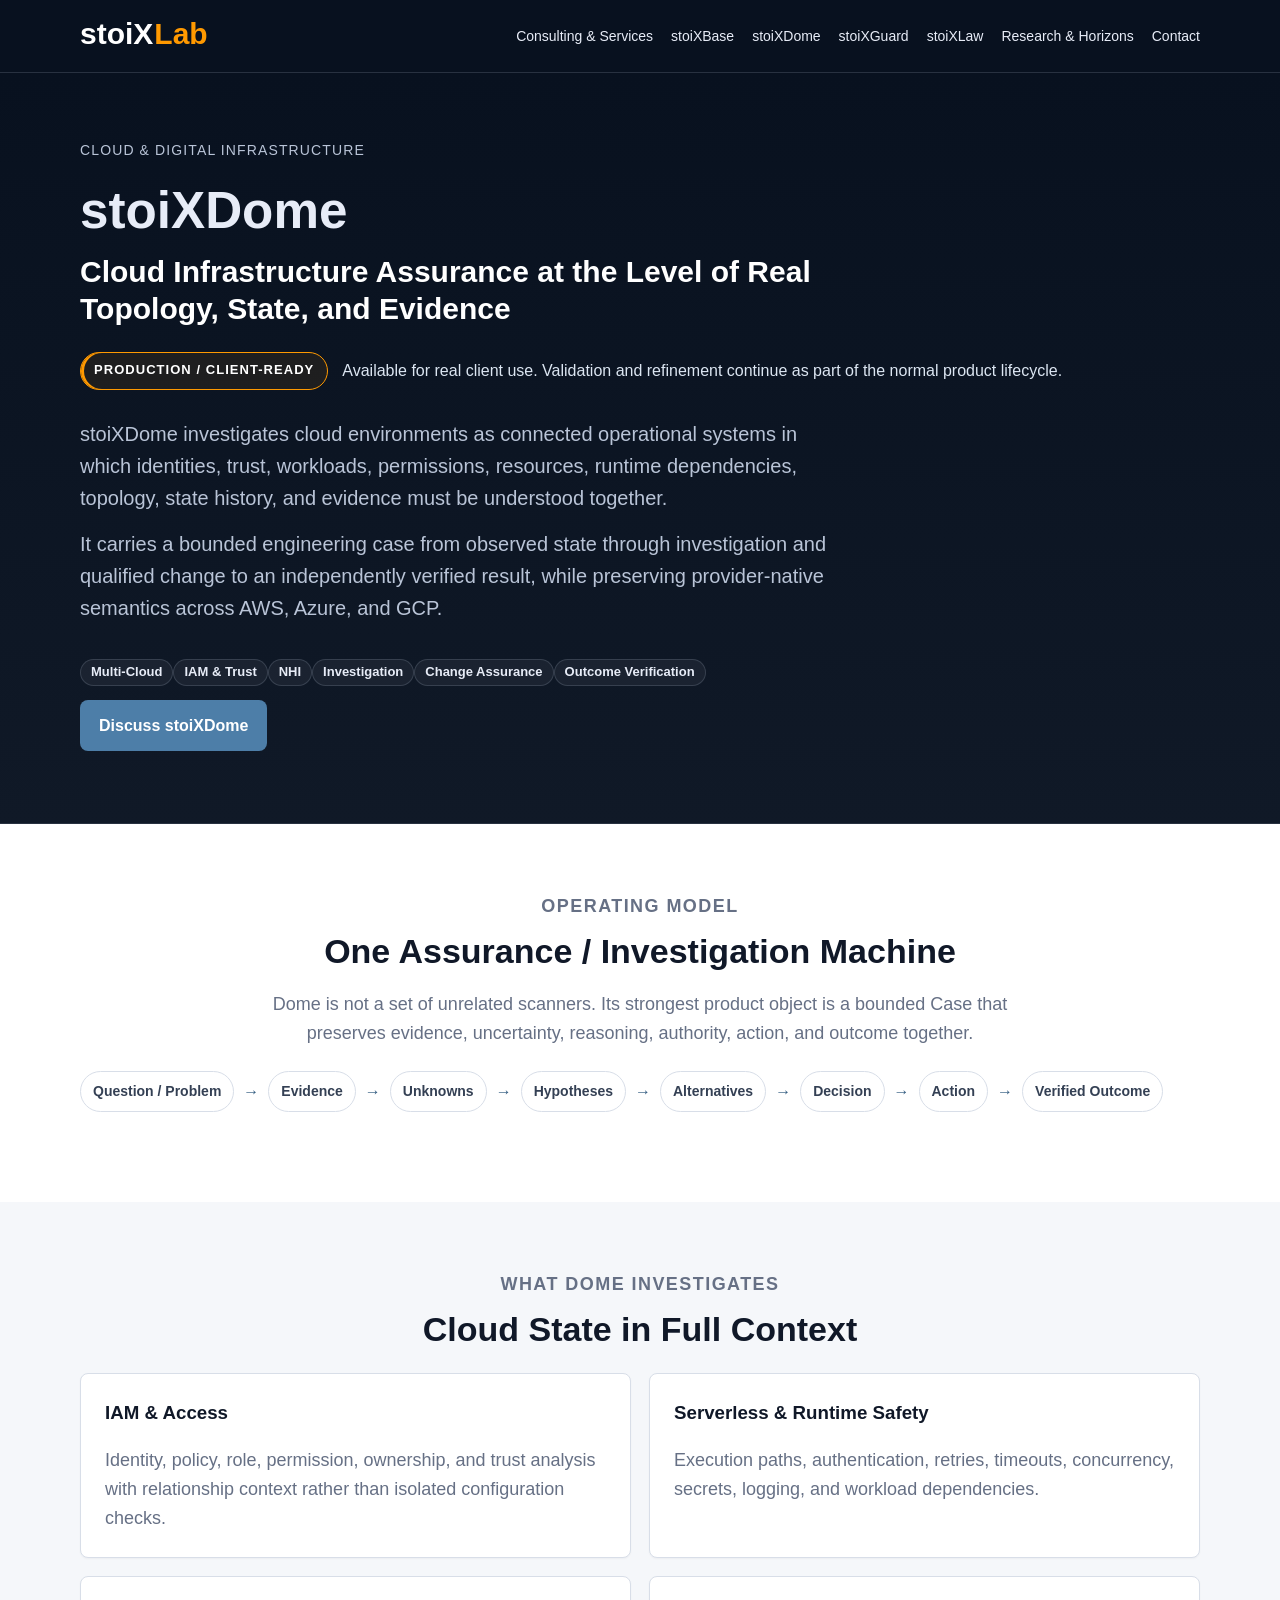
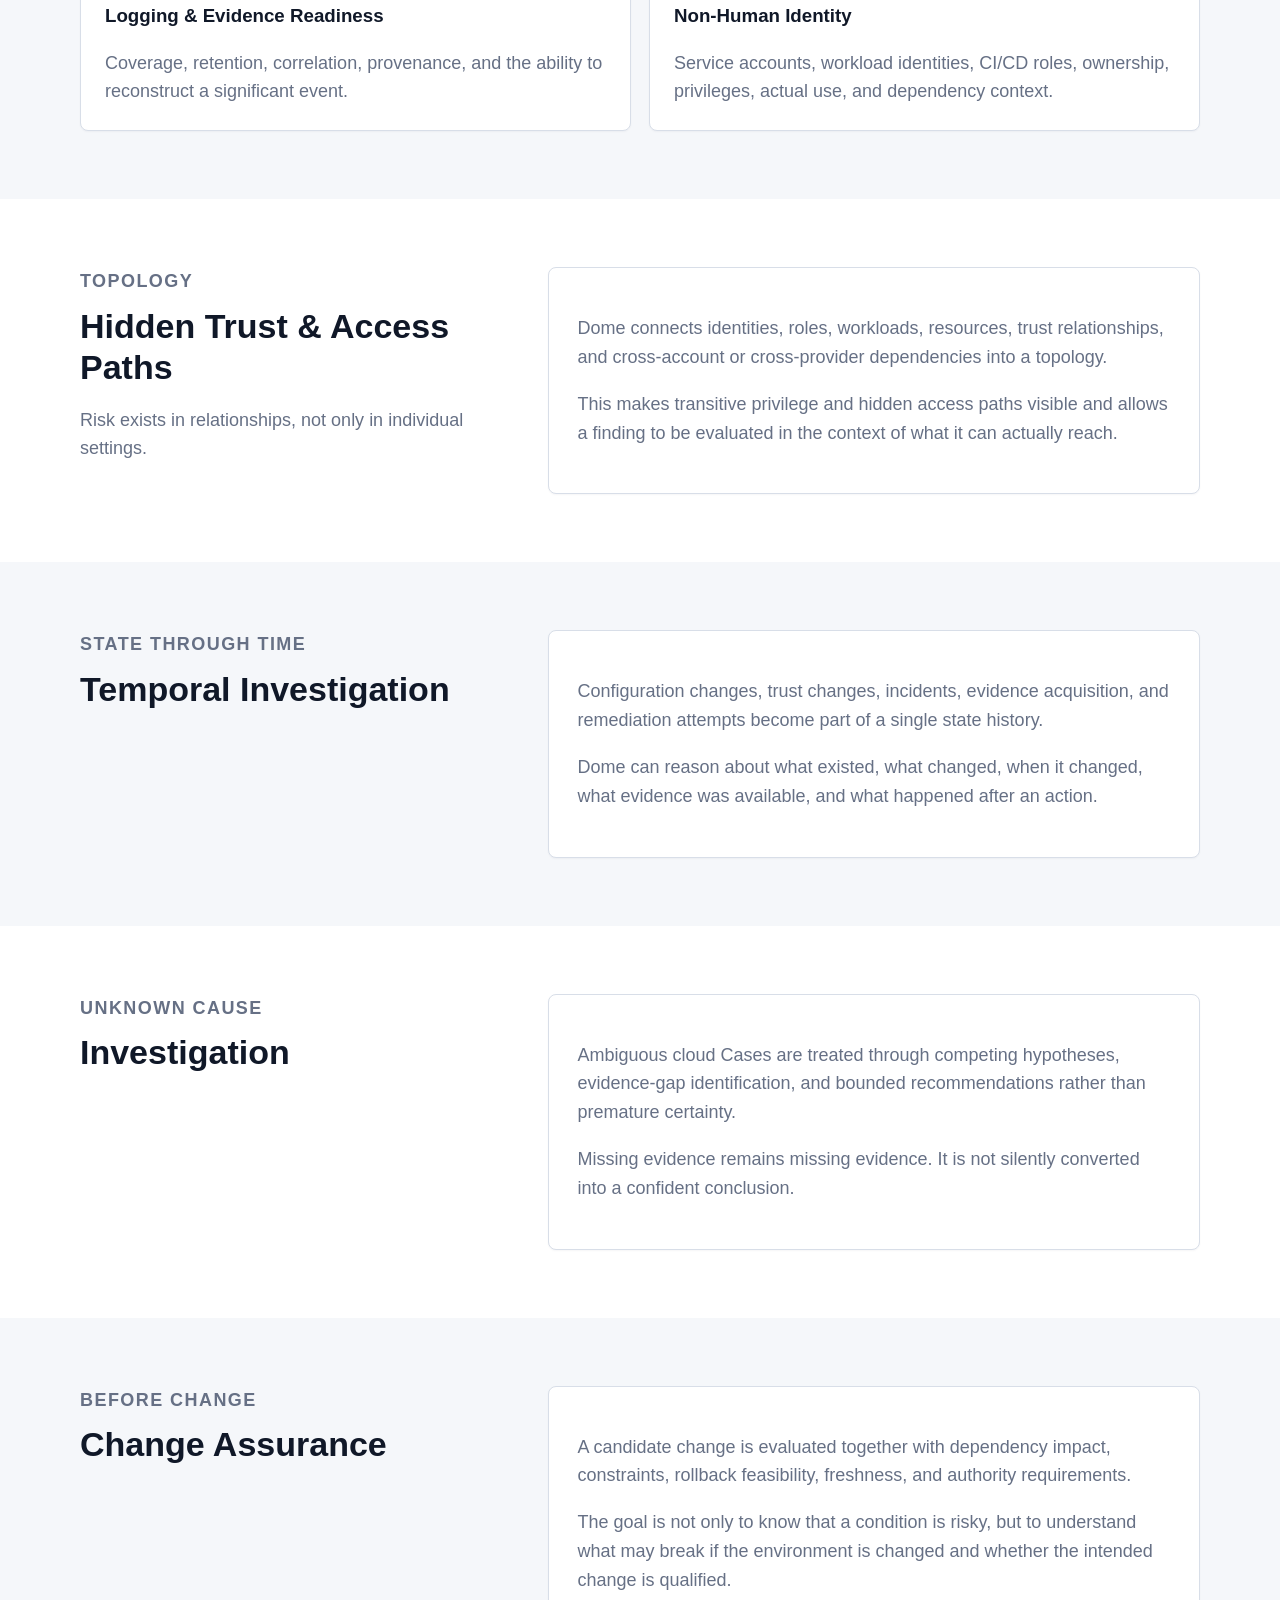
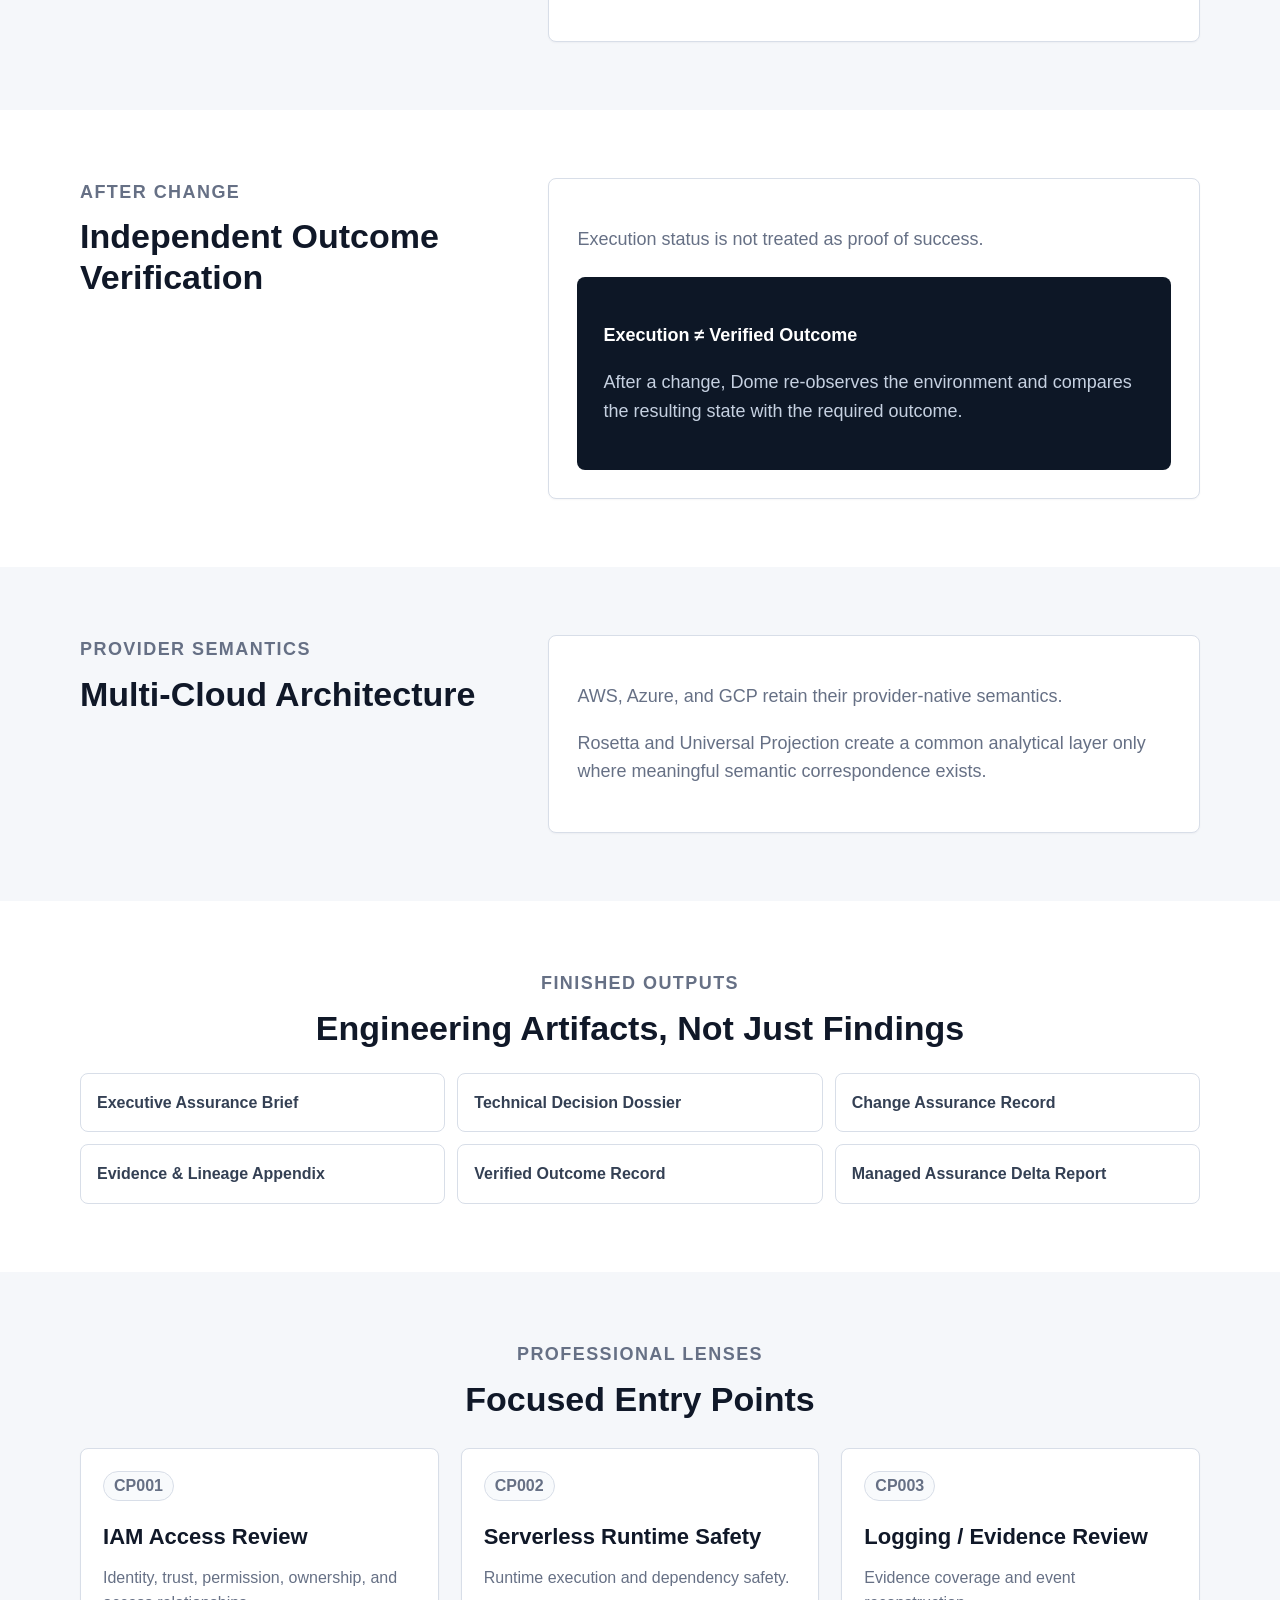
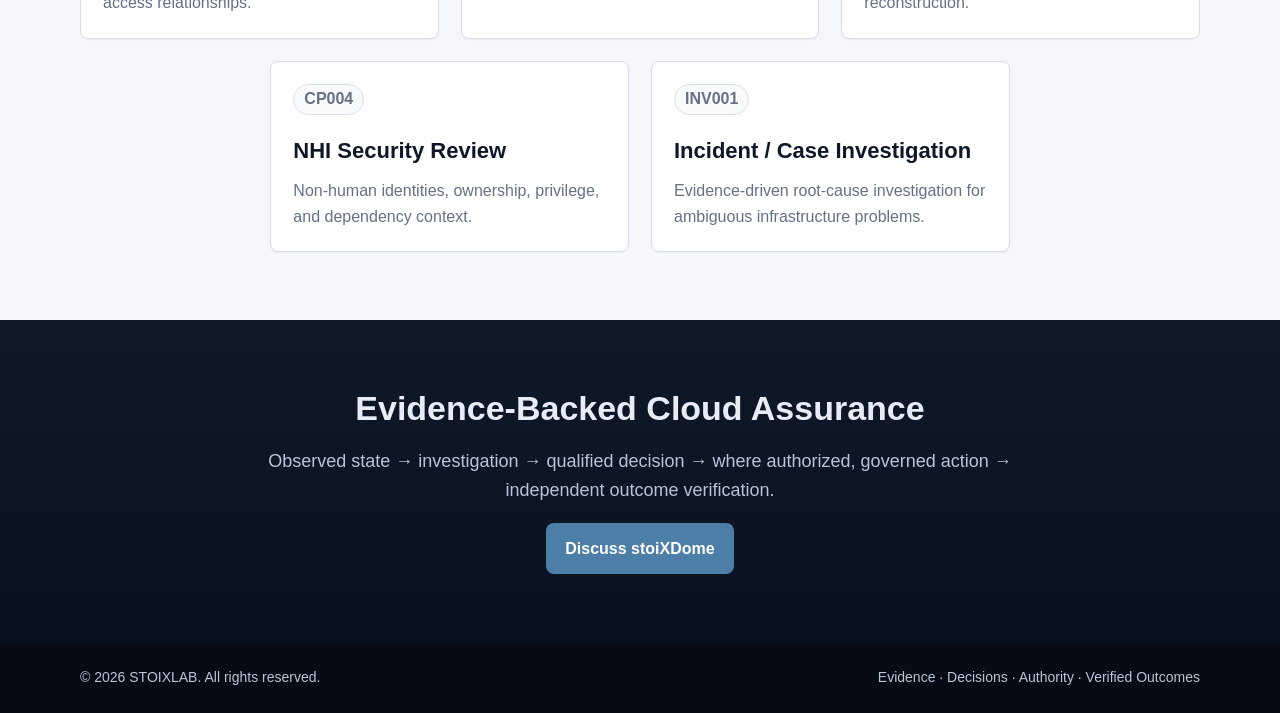
<file: pages/stoixdome.html>
<!DOCTYPE html><html lang="en"><head><meta charset="utf-8"/><meta content="width=device-width,initial-scale=1" name="viewport"/><title>stoiXDome — STOIXLAB</title><meta content="stoiXDome provides evidence-backed cloud assurance across AWS, Azure, and GCP." name="description"/><link href="../css/style.css" rel="stylesheet"/><link href="../favicon.svg" rel="icon" type="image/svg+xml"/></head><body><header class="site-header"><div class="container header-inner"><a aria-label="STOIXLAB home" class="logo logo-link" href="../index.html"><span class="logo-stoix">stoiX</span><span class="logo-lab">Lab</span></a><nav class="nav"><a  href="consulting.html">Consulting &amp; Services</a><a  href="stoix-base.html">stoiXBase</a><a class="current" href="stoixdome.html">stoiXDome</a><a  href="stoixguard.html">stoiXGuard</a><a  href="stoixlaw.html">stoiXLaw</a><a  href="horizons.html">Research &amp; Horizons</a><a  href="contact.html">Contact</a></nav></div></header><main>
<section class="hero"><div class="container"><p class="eyebrow">Cloud &amp; Digital Infrastructure</p><h1>stoiXDome</h1><p class="hero-subtitle">Cloud Infrastructure Assurance at the Level of Real Topology, State, and Evidence</p><div aria-label="Product maturity" class="hero-status production"><span class="hero-status-badge">PRODUCTION / CLIENT-READY</span><p class="hero-status-text">Available for real client use. Validation and refinement continue as part of the normal product lifecycle.</p></div><p class="hero-text">stoiXDome investigates cloud environments as connected operational systems in which identities, trust, workloads, permissions, resources, runtime dependencies, topology, state history, and evidence must be understood together.</p><p class="hero-text">It carries a bounded engineering case from observed state through investigation and qualified change to an independently verified result, while preserving provider-native semantics across AWS, Azure, and GCP.</p><div class="tags"><span class="tag">Multi-Cloud</span><span class="tag">IAM & Trust</span><span class="tag">NHI</span><span class="tag">Investigation</span><span class="tag">Change Assurance</span><span class="tag">Outcome Verification</span></div><div class="hero-actions"><a class="button primary" href="contact.html">Discuss stoiXDome</a></div></div></section>
<section class="section"><div class="container"><div class="section-lead"><p class="section-kicker">Operating model</p><h2>One Assurance / Investigation Machine</h2><p>Dome is not a set of unrelated scanners. Its strongest product object is a bounded Case that preserves evidence, uncertainty, reasoning, authority, action, and outcome together.</p></div><div class="case-flow"><span class="case-step">Question / Problem</span><span class="case-arrow">→</span><span class="case-step">Evidence</span><span class="case-arrow">→</span><span class="case-step">Unknowns</span><span class="case-arrow">→</span><span class="case-step">Hypotheses</span><span class="case-arrow">→</span><span class="case-step">Alternatives</span><span class="case-arrow">→</span><span class="case-step">Decision</span><span class="case-arrow">→</span><span class="case-step">Action</span><span class="case-arrow">→</span><span class="case-step">Verified Outcome</span></div></div></section>
<section class="section muted"><div class="container"><div class="section-lead"><p class="section-kicker">What Dome investigates</p><h2>Cloud State in Full Context</h2></div><div class="capability-grid"><div class="capability"><h3>IAM & Access</h3><p>Identity, policy, role, permission, ownership, and trust analysis with relationship context rather than isolated configuration checks.</p></div><div class="capability"><h3>Serverless & Runtime Safety</h3><p>Execution paths, authentication, retries, timeouts, concurrency, secrets, logging, and workload dependencies.</p></div><div class="capability"><h3>Logging & Evidence Readiness</h3><p>Coverage, retention, correlation, provenance, and the ability to reconstruct a significant event.</p></div><div class="capability"><h3>Non-Human Identity</h3><p>Service accounts, workload identities, CI/CD roles, ownership, privileges, actual use, and dependency context.</p></div></div></div></section>
<section class="section"><div class="container"><div class="feature-pair"><div class="feature-title"><p class="section-kicker">Topology</p><h2>Hidden Trust &amp; Access Paths</h2><p>Risk exists in relationships, not only in individual settings.</p></div><div class="feature-panel"><p>Dome connects identities, roles, workloads, resources, trust relationships, and cross-account or cross-provider dependencies into a topology.</p><p>This makes transitive privilege and hidden access paths visible and allows a finding to be evaluated in the context of what it can actually reach.</p></div></div></div></section>
<section class="section muted"><div class="container"><div class="feature-pair"><div class="feature-title"><p class="section-kicker">State through time</p><h2>Temporal Investigation</h2></div><div class="feature-panel"><p>Configuration changes, trust changes, incidents, evidence acquisition, and remediation attempts become part of a single state history.</p><p>Dome can reason about what existed, what changed, when it changed, what evidence was available, and what happened after an action.</p></div></div></div></section>
<section class="section"><div class="container"><div class="feature-pair"><div class="feature-title"><p class="section-kicker">Unknown cause</p><h2>Investigation</h2></div><div class="feature-panel"><p>Ambiguous cloud Cases are treated through competing hypotheses, evidence-gap identification, and bounded recommendations rather than premature certainty.</p><p>Missing evidence remains missing evidence. It is not silently converted into a confident conclusion.</p></div></div></div></section>
<section class="section muted"><div class="container"><div class="feature-pair"><div class="feature-title"><p class="section-kicker">Before change</p><h2>Change Assurance</h2></div><div class="feature-panel"><p>A candidate change is evaluated together with dependency impact, constraints, rollback feasibility, freshness, and authority requirements.</p><p>The goal is not only to know that a condition is risky, but to understand what may break if the environment is changed and whether the intended change is qualified.</p></div></div></div></section>
<section class="section"><div class="container"><div class="feature-pair"><div class="feature-title"><p class="section-kicker">After change</p><h2>Independent Outcome Verification</h2></div><div class="feature-panel"><p>Execution status is not treated as proof of success.</p><div class="boundary-band"><p><strong>Execution ≠ Verified Outcome</strong></p><p>After a change, Dome re-observes the environment and compares the resulting state with the required outcome.</p></div></div></div></div></section>
<section class="section muted"><div class="container"><div class="feature-pair"><div class="feature-title"><p class="section-kicker">Provider semantics</p><h2>Multi-Cloud Architecture</h2></div><div class="feature-panel"><p>AWS, Azure, and GCP retain their provider-native semantics.</p><p>Rosetta and Universal Projection create a common analytical layer only where meaningful semantic correspondence exists.</p></div></div></div></section>
<section class="section"><div class="container"><div class="section-lead"><p class="section-kicker">Finished outputs</p><h2>Engineering Artifacts, Not Just Findings</h2></div><div class="output-strip"><div>Executive Assurance Brief</div><div>Technical Decision Dossier</div><div>Change Assurance Record</div><div>Evidence &amp; Lineage Appendix</div><div>Verified Outcome Record</div><div>Managed Assurance Delta Report</div></div></div></section>
<section class="section muted"><div class="container"><div class="section-lead"><p class="section-kicker">Professional lenses</p><h2>Focused Entry Points</h2></div><div class="cards"><article class="card"><p class="tag">CP001</p><h3>IAM Access Review</h3><p>Identity, trust, permission, ownership, and access relationships.</p></article><article class="card"><p class="tag">CP002</p><h3>Serverless Runtime Safety</h3><p>Runtime execution and dependency safety.</p></article><article class="card"><p class="tag">CP003</p><h3>Logging / Evidence Review</h3><p>Evidence coverage and event reconstruction.</p></article><article class="card"><p class="tag">CP004</p><h3>NHI Security Review</h3><p>Non-human identities, ownership, privilege, and dependency context.</p></article><article class="card"><p class="tag">INV001</p><h3>Incident / Case Investigation</h3><p>Evidence-driven root-cause investigation for ambiguous infrastructure problems.</p></article></div></div></section>
<section class="section cta"><div class="container narrow"><h2>Evidence-Backed Cloud Assurance</h2><p>Observed state → investigation → qualified decision → where authorized, governed action → independent outcome verification.</p><a class="button primary" href="contact.html">Discuss stoiXDome</a></div></section></main><footer class="site-footer"><div class="container footer-inner"><p>© 2026 STOIXLAB. All rights reserved.</p><p>Evidence · Decisions · Authority · Verified Outcomes</p></div></footer></body></html>
</file>
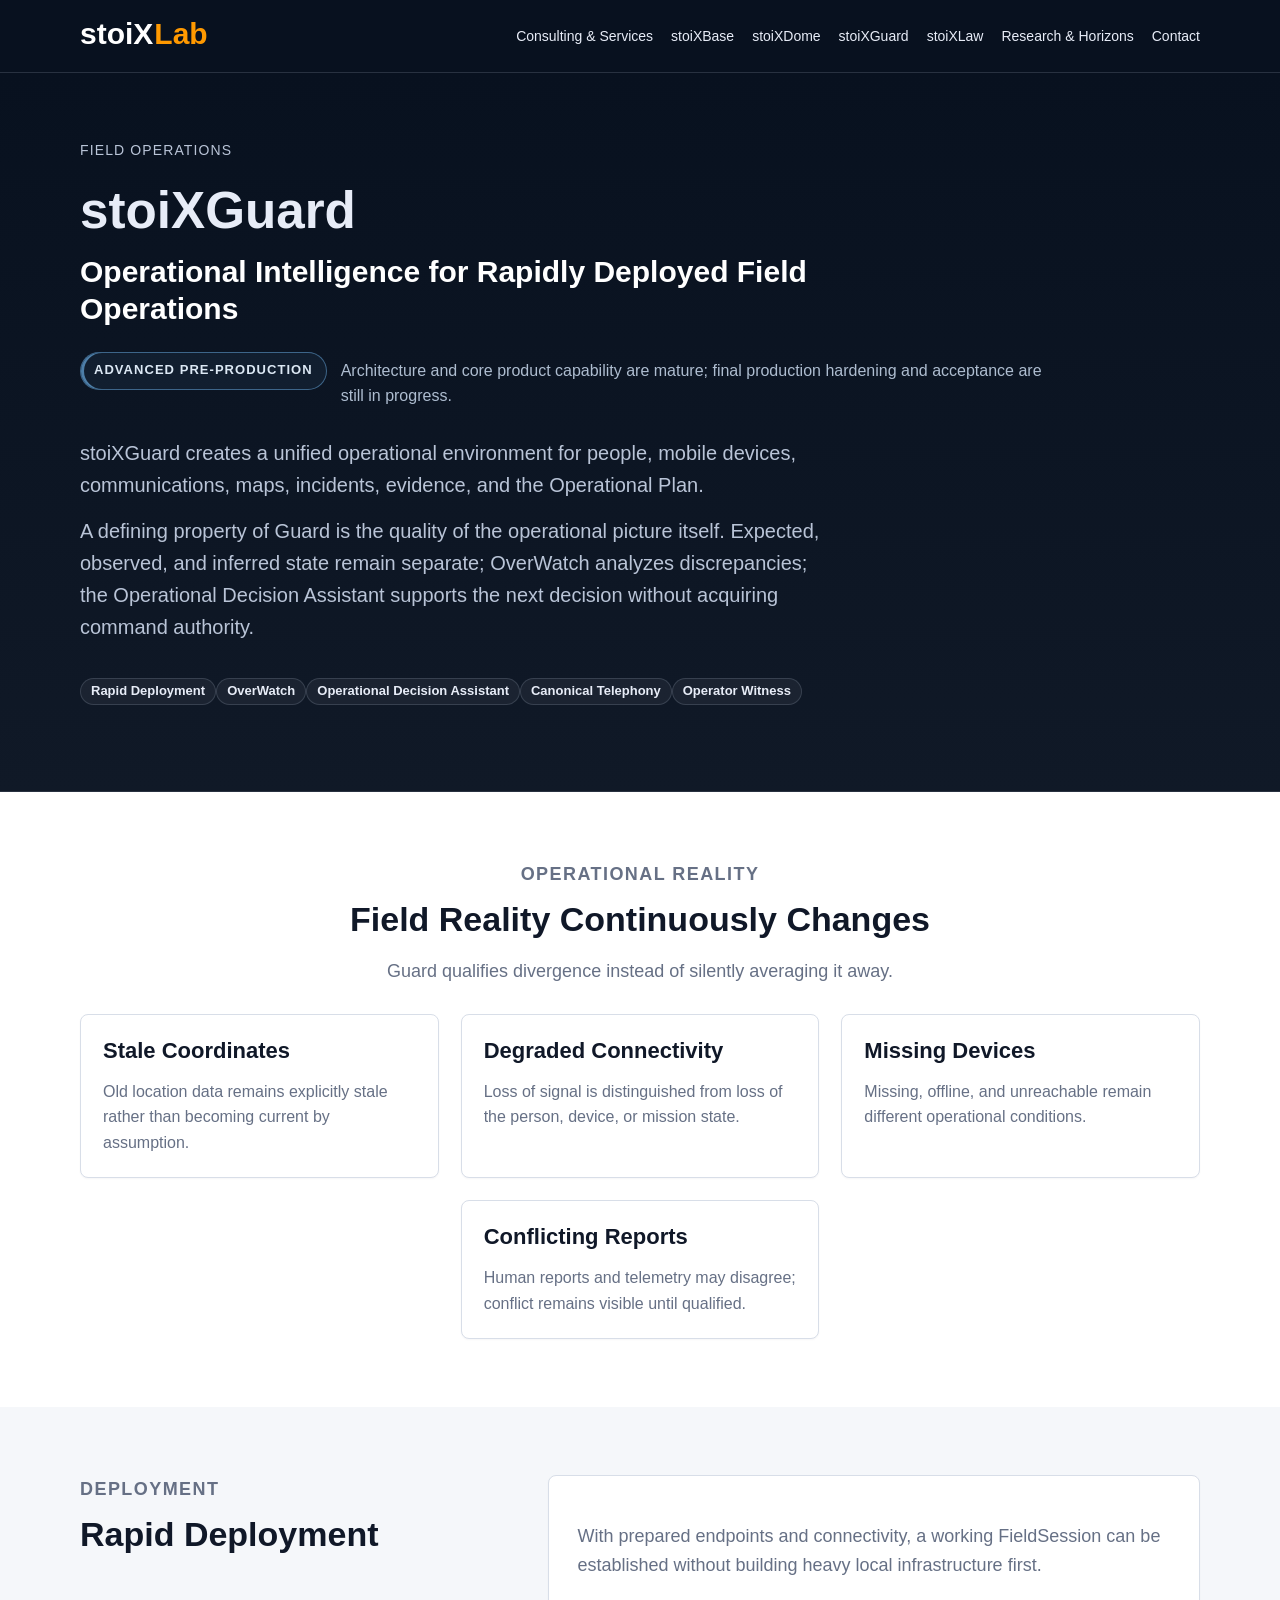
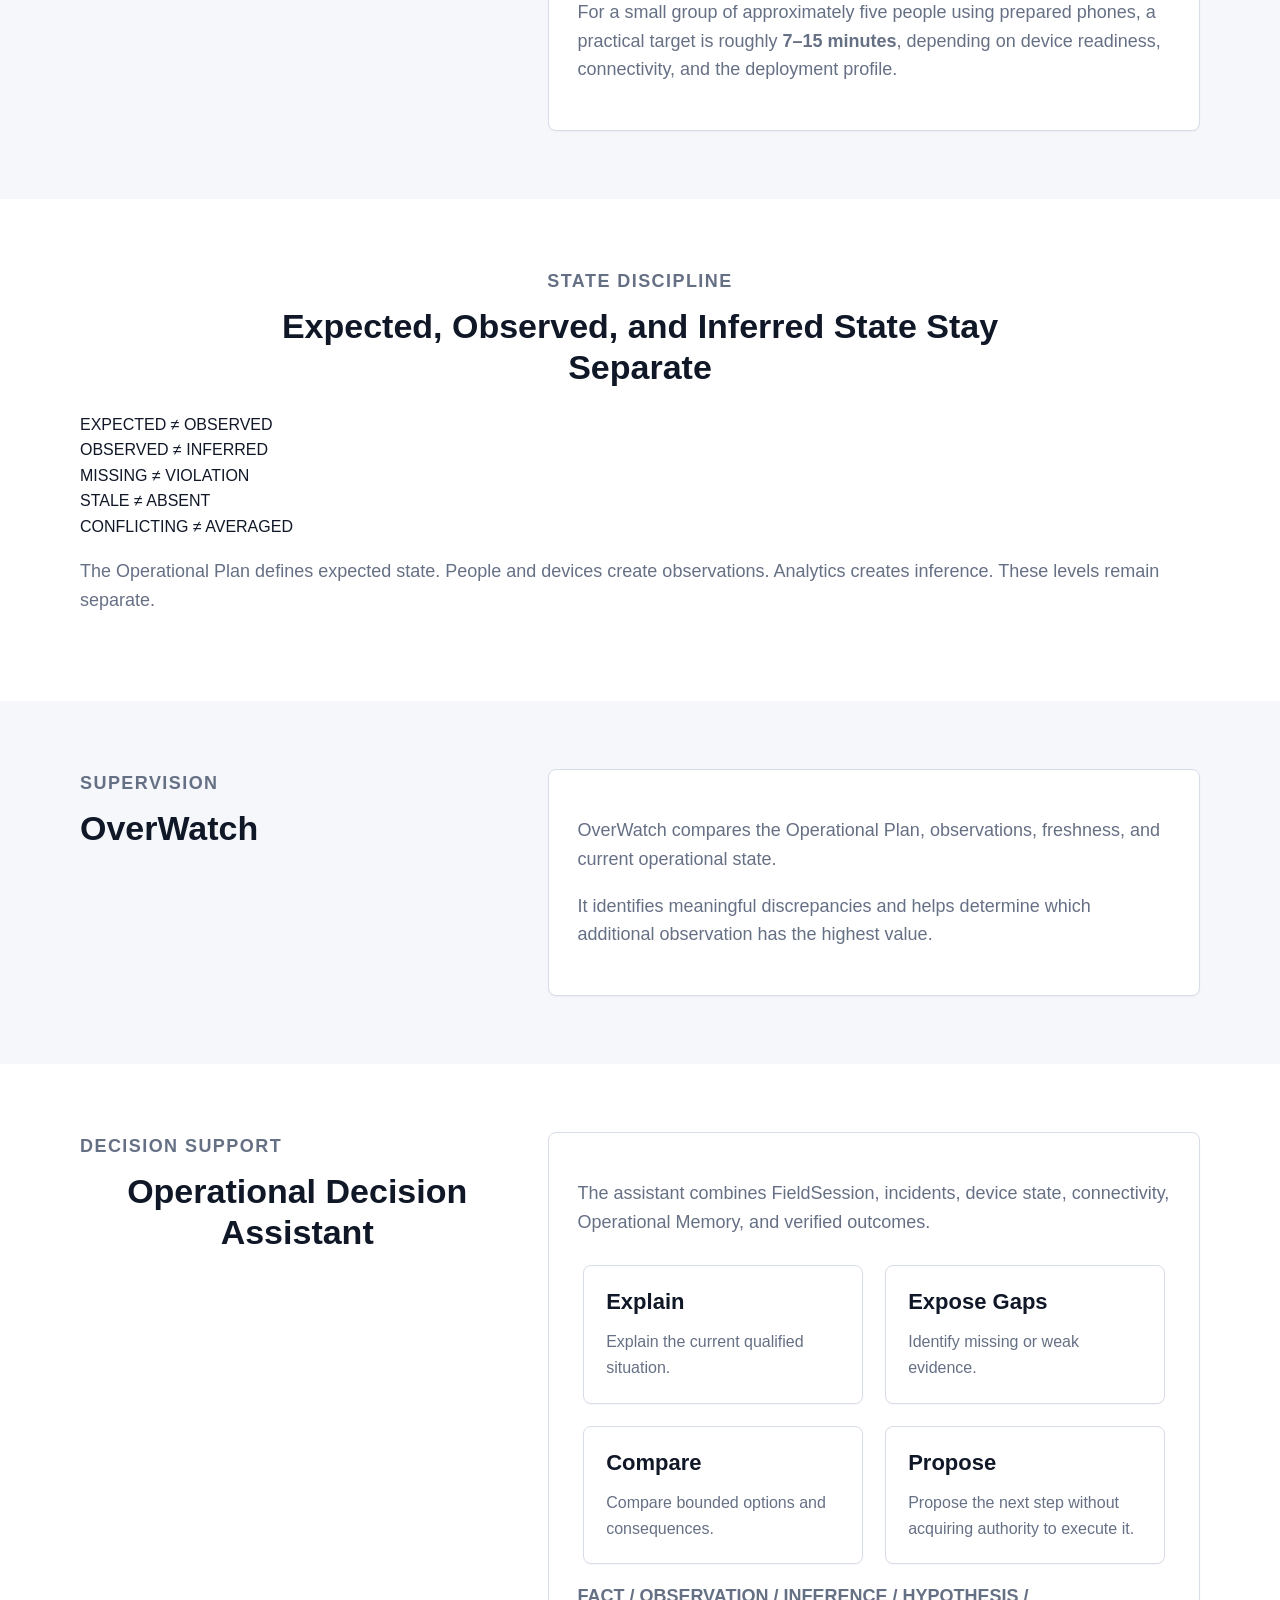
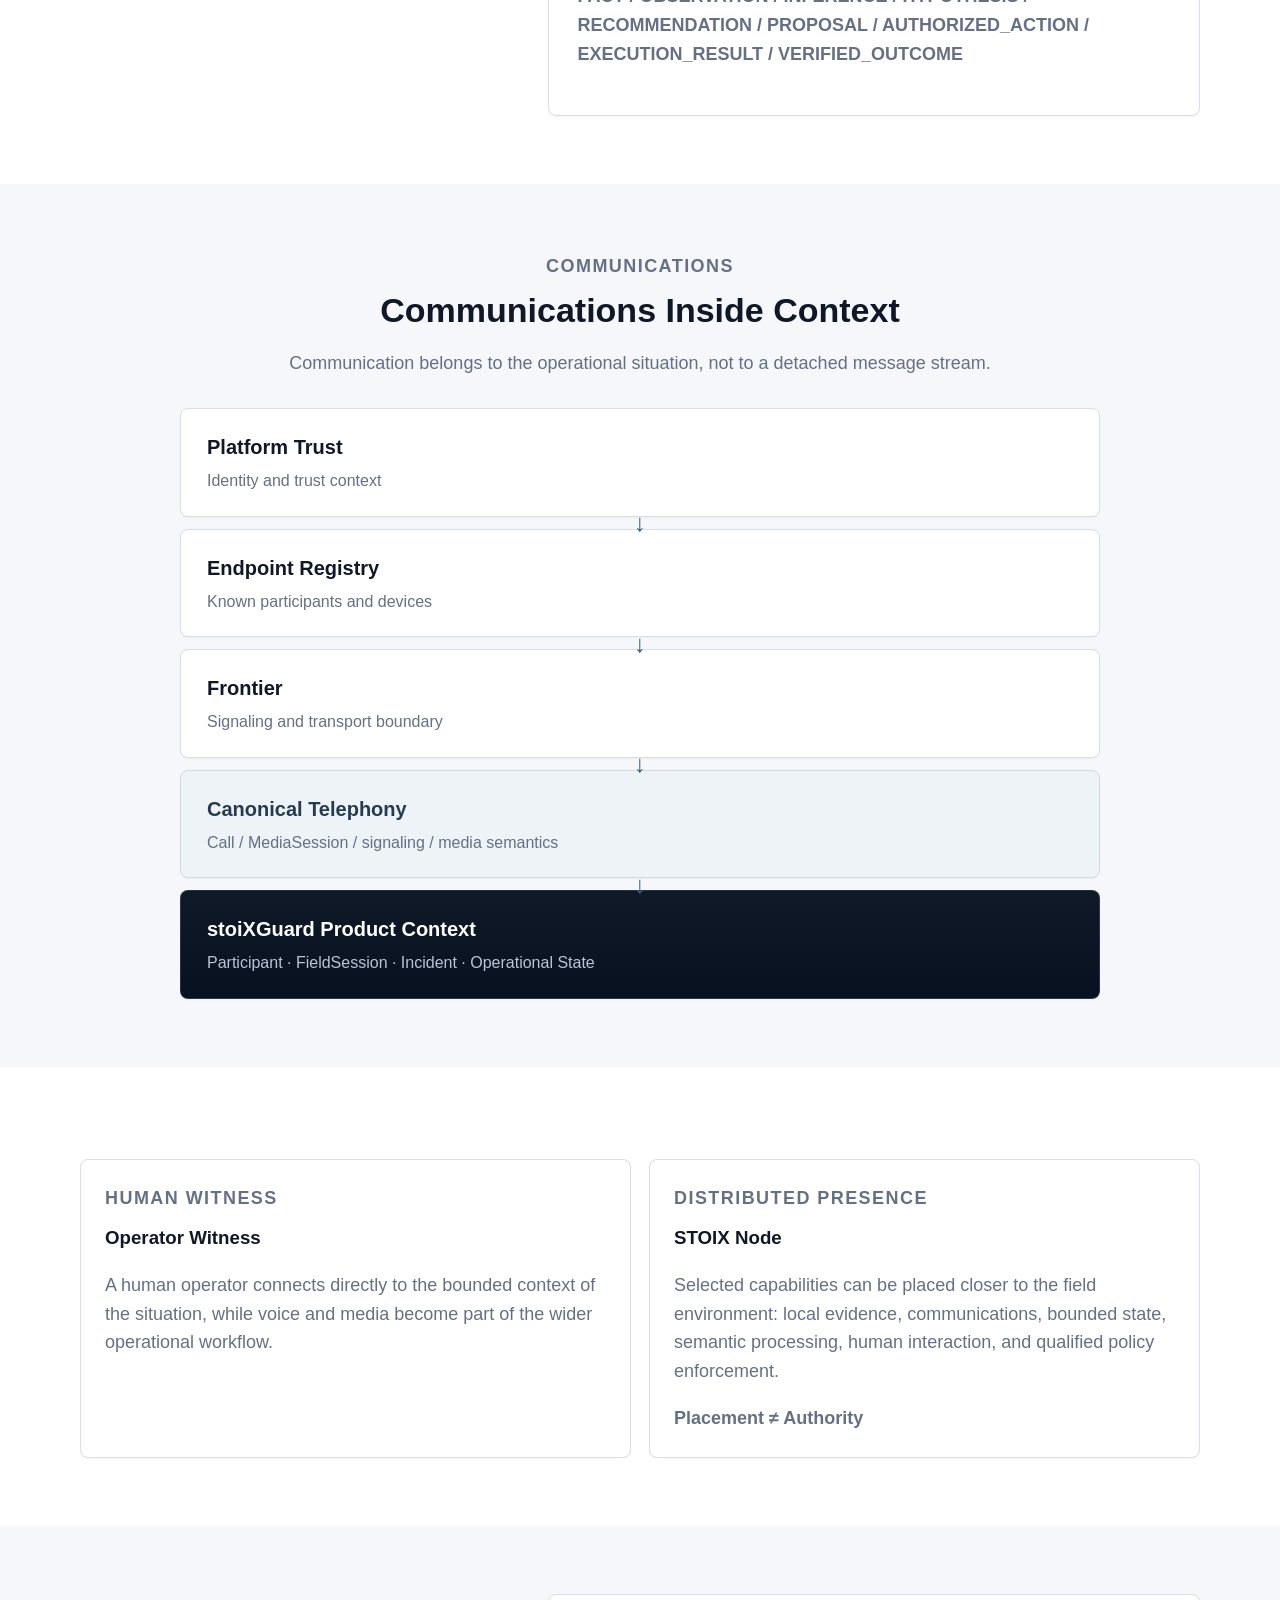
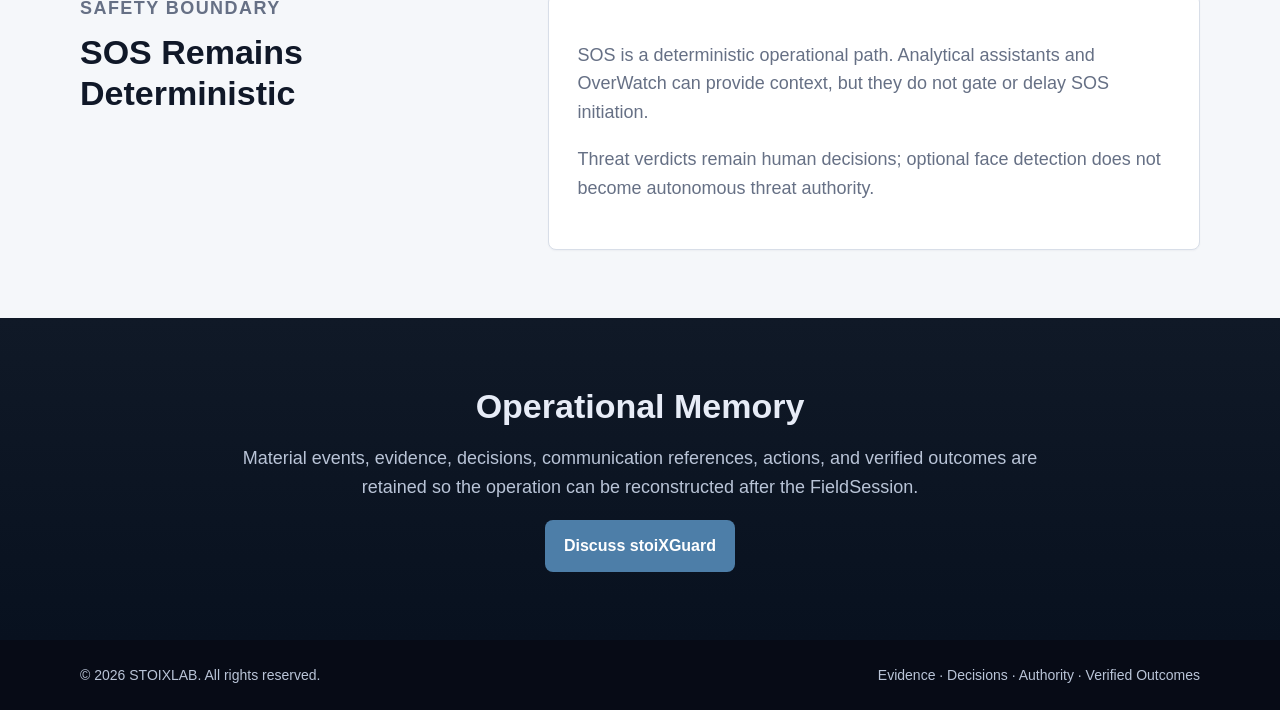
<file: pages/stoixguard.html>
<!DOCTYPE html>
<html lang="en">
<head>
<meta charset="utf-8"/>
<meta content="width=device-width,initial-scale=1" name="viewport"/>
<title>stoiXGuard — STOIXLAB</title>
<meta content="stoiXGuard — STOIXLAB" name="description"/>
<link href="../css/style.css" rel="stylesheet"/>

</head>
<body><header class="site-header"><div class="container header-inner"><a aria-label="STOIXLAB home" class="logo logo-link" href="../index.html"><span class="logo-stoix">stoiX</span><span class="logo-lab">Lab</span></a><nav class="nav"><a href="consulting.html">Consulting &amp; Services</a><a href="stoix-base.html">stoiXBase</a><a href="stoixdome.html">stoiXDome</a><a class="current" href="stoixguard.html">stoiXGuard</a><a href="stoixlaw.html">stoiXLaw</a><a href="horizons.html">Research &amp; Horizons</a><a href="contact.html">Contact</a></nav></div></header><main>
<section class="hero"><div class="container"><p class="eyebrow">Field Operations</p><h1>stoiXGuard</h1><p class="hero-subtitle">Operational Intelligence for Rapidly Deployed Field Operations</p><div aria-label="Product maturity" class="hero-status preprod"><span class="hero-status-badge">ADVANCED PRE-PRODUCTION</span><p class="hero-status-text">Architecture and core product capability are mature; final production hardening and acceptance are still in progress.</p></div><p class="hero-text">stoiXGuard creates a unified operational environment for people, mobile devices, communications, maps, incidents, evidence, and the Operational Plan.</p><p class="hero-text">A defining property of Guard is the quality of the operational picture itself. Expected, observed, and inferred state remain separate; OverWatch analyzes discrepancies; the Operational Decision Assistant supports the next decision without acquiring command authority.</p><div class="tags"><span class="tag">Rapid Deployment</span><span class="tag">OverWatch</span><span class="tag">Operational Decision Assistant</span><span class="tag">Canonical Telephony</span><span class="tag">Operator Witness</span></div></div></section>
<section class="section"><div class="container"><div class="section-lead"><p class="section-kicker">Operational reality</p><h2>Field Reality Continuously Changes</h2><p>Guard qualifies divergence instead of silently averaging it away.</p></div><div class="cards"><article class="card"><h3>Stale Coordinates</h3><p>Old location data remains explicitly stale rather than becoming current by assumption.</p></article><article class="card"><h3>Degraded Connectivity</h3><p>Loss of signal is distinguished from loss of the person, device, or mission state.</p></article><article class="card"><h3>Missing Devices</h3><p>Missing, offline, and unreachable remain different operational conditions.</p></article><article class="card"><h3>Conflicting Reports</h3><p>Human reports and telemetry may disagree; conflict remains visible until qualified.</p></article></div></div></section>
<section class="section muted"><div class="container"><div class="feature-pair"><div class="feature-title"><p class="section-kicker">Deployment</p><h2>Rapid Deployment</h2></div><div class="feature-panel"><p>With prepared endpoints and connectivity, a working FieldSession can be established without building heavy local infrastructure first.</p><p>For a small group of approximately five people using prepared phones, a practical target is roughly <strong>7–15 minutes</strong>, depending on device readiness, connectivity, and the deployment profile.</p></div></div></div></section>
<section class="section"><div class="container"><div class="section-lead"><p class="section-kicker">State discipline</p><h2>Expected, Observed, and Inferred State Stay Separate</h2></div><div class="boundaries"><div>EXPECTED ≠ OBSERVED</div><div>OBSERVED ≠ INFERRED</div><div>MISSING ≠ VIOLATION</div><div>STALE ≠ ABSENT</div><div>CONFLICTING ≠ AVERAGED</div></div><p>The Operational Plan defines expected state. People and devices create observations. Analytics creates inference. These levels remain separate.</p></div></section>
<section class="section muted"><div class="container"><div class="feature-pair"><div class="feature-title"><p class="section-kicker">Supervision</p><h2>OverWatch</h2></div><div class="feature-panel"><p>OverWatch compares the Operational Plan, observations, freshness, and current operational state.</p><p>It identifies meaningful discrepancies and helps determine which additional observation has the highest value.</p></div></div></div></section>
<section class="section"><div class="container"><div class="feature-pair"><div class="feature-title"><p class="section-kicker">Decision support</p><h2>Operational Decision Assistant</h2></div><div class="feature-panel"><p>The assistant combines FieldSession, incidents, device state, connectivity, Operational Memory, and verified outcomes.</p><div class="cards"><article class="card"><h3>Explain</h3><p>Explain the current qualified situation.</p></article><article class="card"><h3>Expose Gaps</h3><p>Identify missing or weak evidence.</p></article><article class="card"><h3>Compare</h3><p>Compare bounded options and consequences.</p></article><article class="card"><h3>Propose</h3><p>Propose the next step without acquiring authority to execute it.</p></article></div><p><strong>FACT / OBSERVATION / INFERENCE / HYPOTHESIS / RECOMMENDATION / PROPOSAL / AUTHORIZED_ACTION / EXECUTION_RESULT / VERIFIED_OUTCOME</strong></p></div></div></div></section>
<section class="section muted"><div class="container"><div class="section-lead"><p class="section-kicker">Communications</p><h2>Communications Inside Context</h2><p>Communication belongs to the operational situation, not to a detached message stream.</p></div><div class="layer-system"><div class="layer"><strong>Platform Trust</strong><span>Identity and trust context</span></div><div class="layer"><strong>Endpoint Registry</strong><span>Known participants and devices</span></div><div class="layer"><strong>Frontier</strong><span>Signaling and transport boundary</span></div><div class="layer platform-band"><strong>Canonical Telephony</strong><span>Call / MediaSession / signaling / media semantics</span></div><div class="layer layer-core"><strong>stoiXGuard Product Context</strong><span>Participant · FieldSession · Incident · Operational State</span></div></div></div></section>
<section class="section"><div class="container"><div class="capability-grid"><div class="capability"><p class="section-kicker">Human witness</p><h3>Operator Witness</h3><p>A human operator connects directly to the bounded context of the situation, while voice and media become part of the wider operational workflow.</p></div><div class="capability"><p class="section-kicker">Distributed presence</p><h3>STOIX Node</h3><p>Selected capabilities can be placed closer to the field environment: local evidence, communications, bounded state, semantic processing, human interaction, and qualified policy enforcement.</p><p><strong>Placement ≠ Authority</strong></p></div></div></div></section>
<section class="section muted"><div class="container"><div class="feature-pair"><div class="feature-title"><p class="section-kicker">Safety boundary</p><h2>SOS Remains Deterministic</h2></div><div class="feature-panel"><p>SOS is a deterministic operational path. Analytical assistants and OverWatch can provide context, but they do not gate or delay SOS initiation.</p><p>Threat verdicts remain human decisions; optional face detection does not become autonomous threat authority.</p></div></div></div></section>
<section class="section cta"><div class="container narrow"><h2>Operational Memory</h2><p>Material events, evidence, decisions, communication references, actions, and verified outcomes are retained so the operation can be reconstructed after the FieldSession.</p><a class="button primary" href="contact.html">Discuss stoiXGuard</a></div></section>
</main><footer class="site-footer"><div class="container footer-inner"><p>© 2026 STOIXLAB. All rights reserved.</p><p>Evidence · Decisions · Authority · Verified Outcomes</p></div></footer></body></html>
</file>
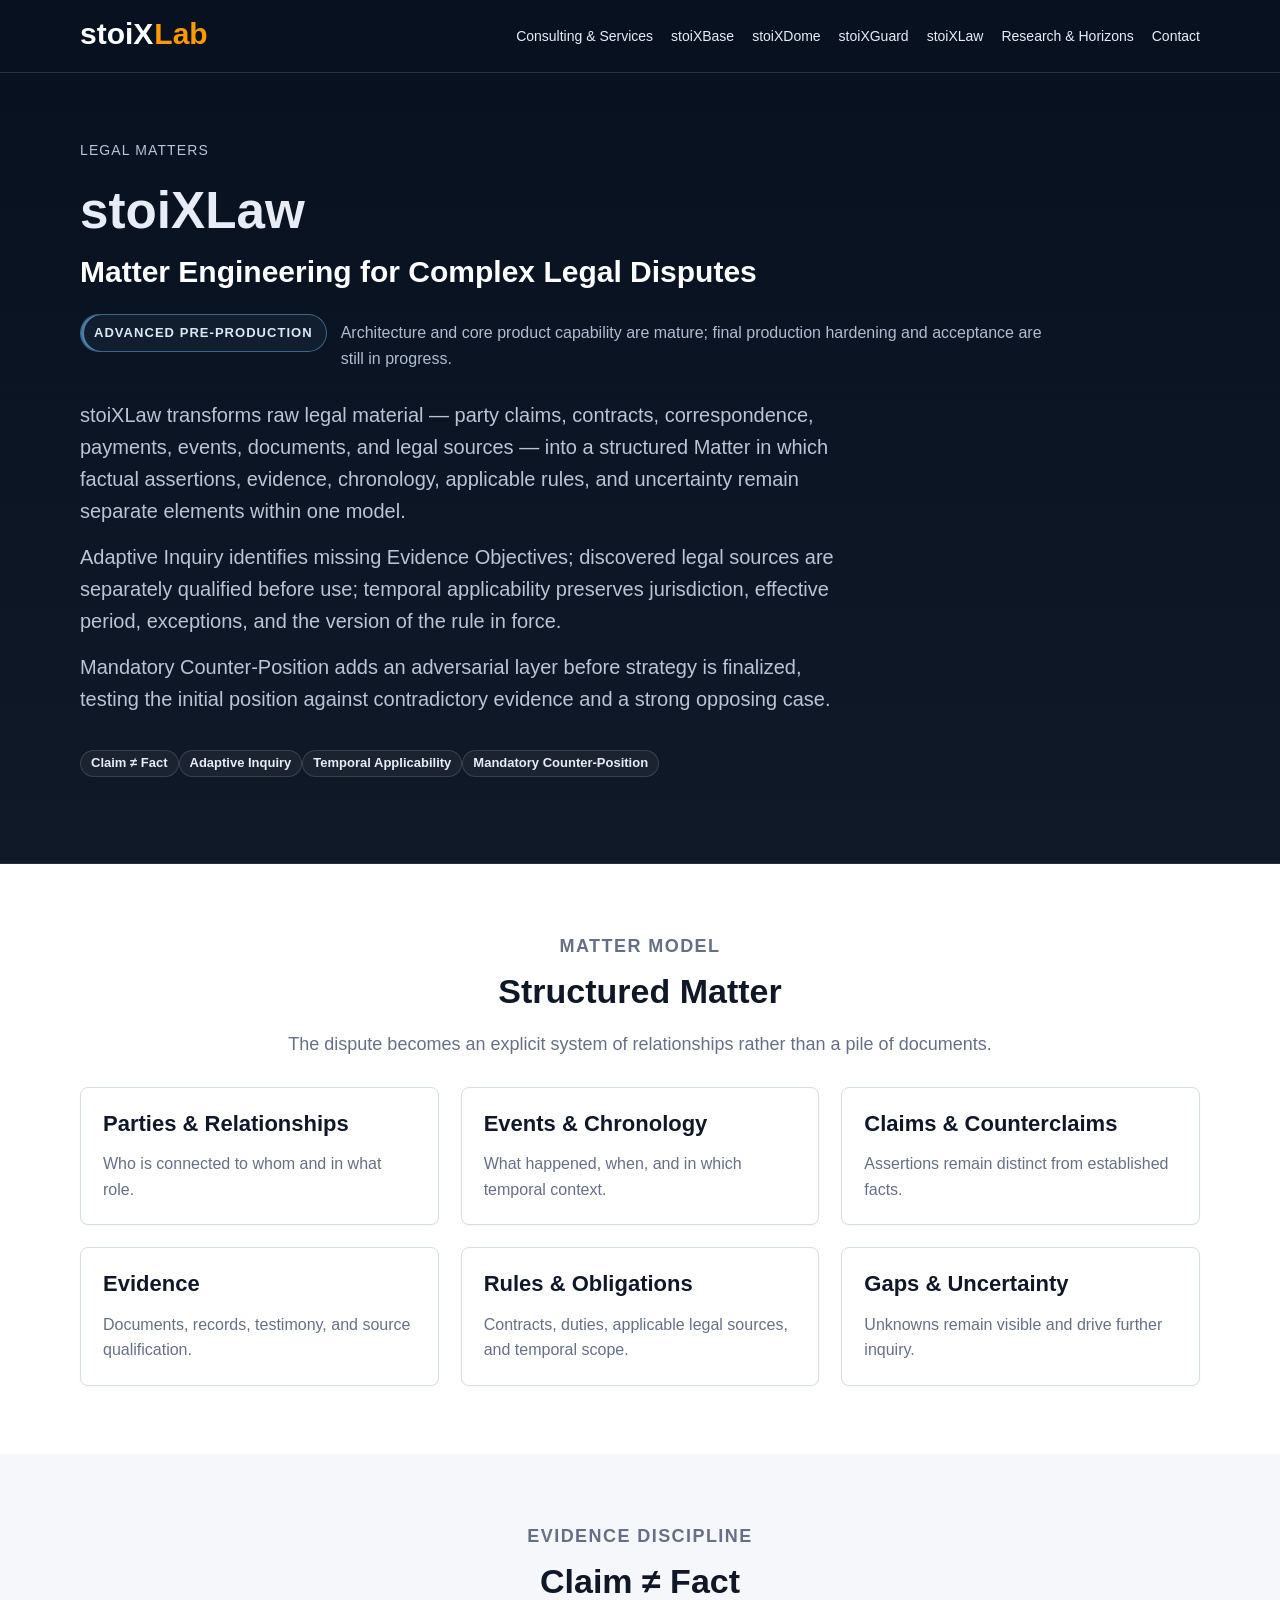
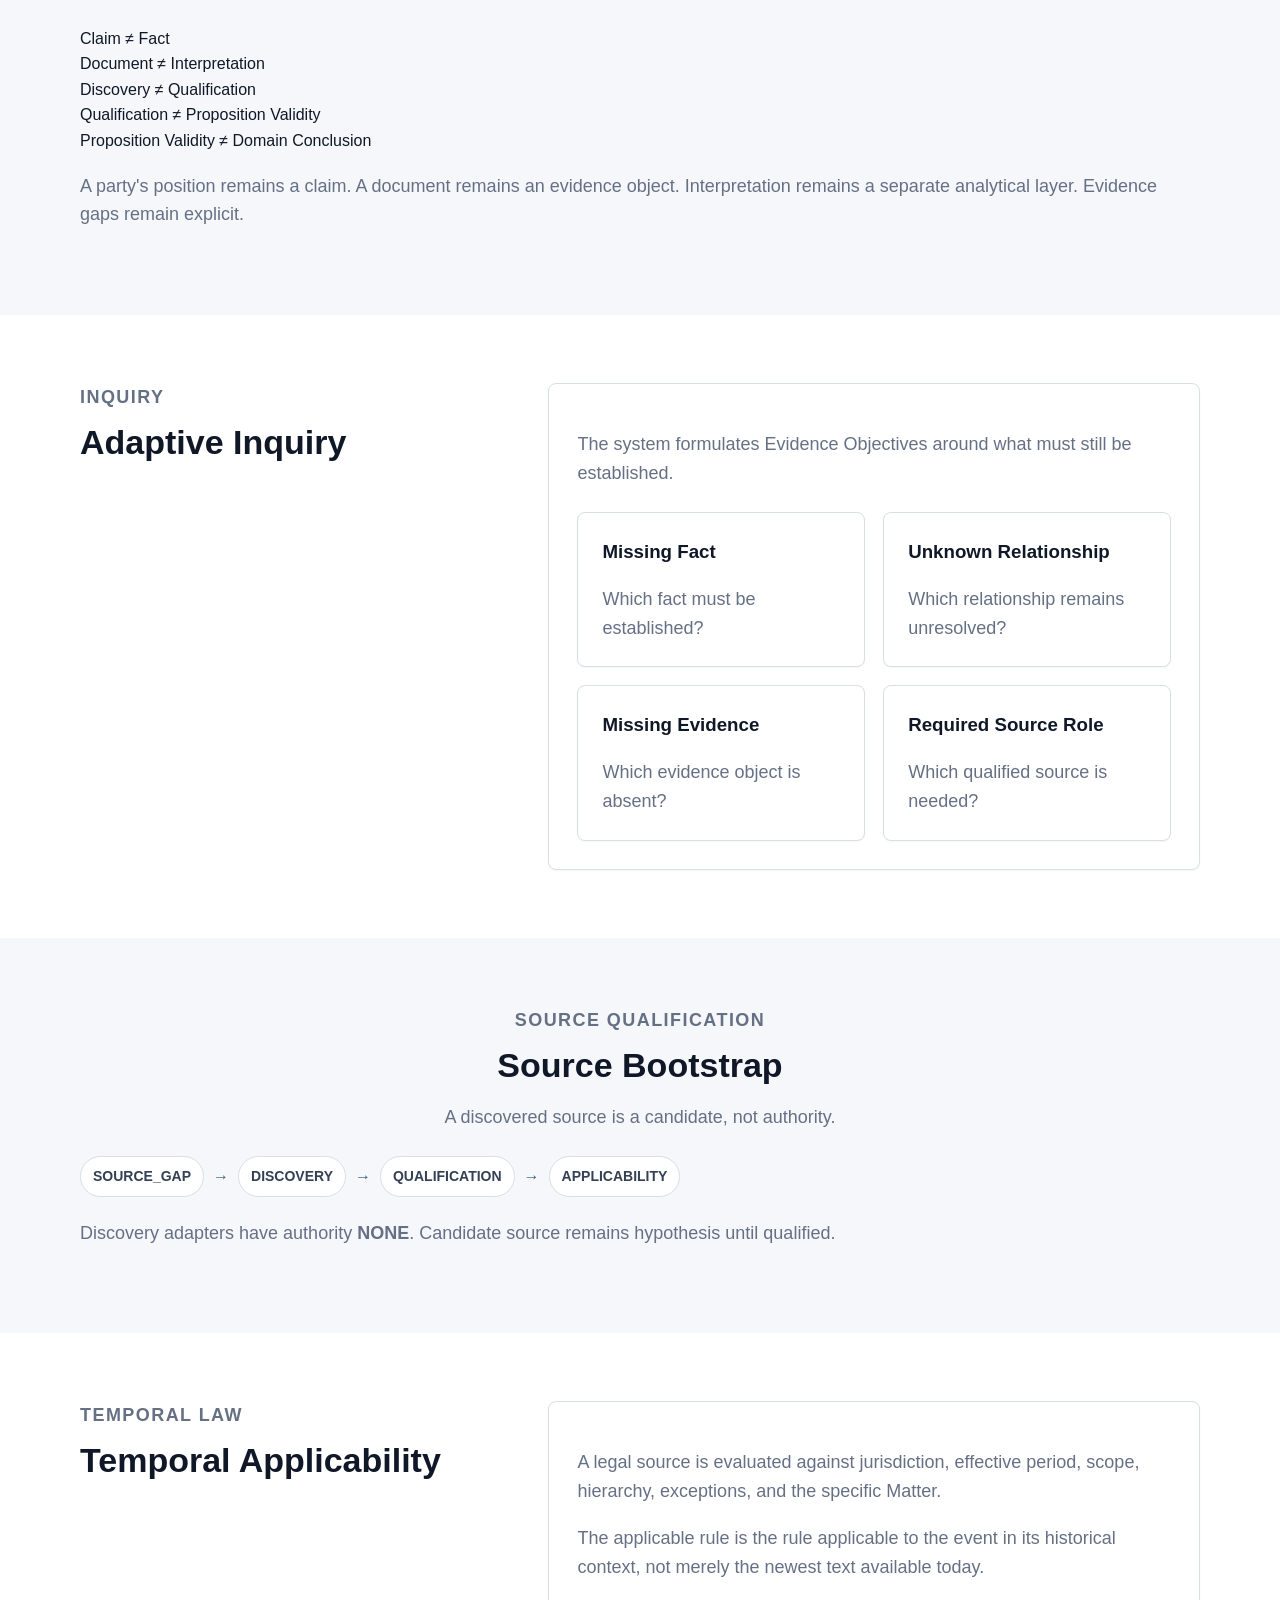
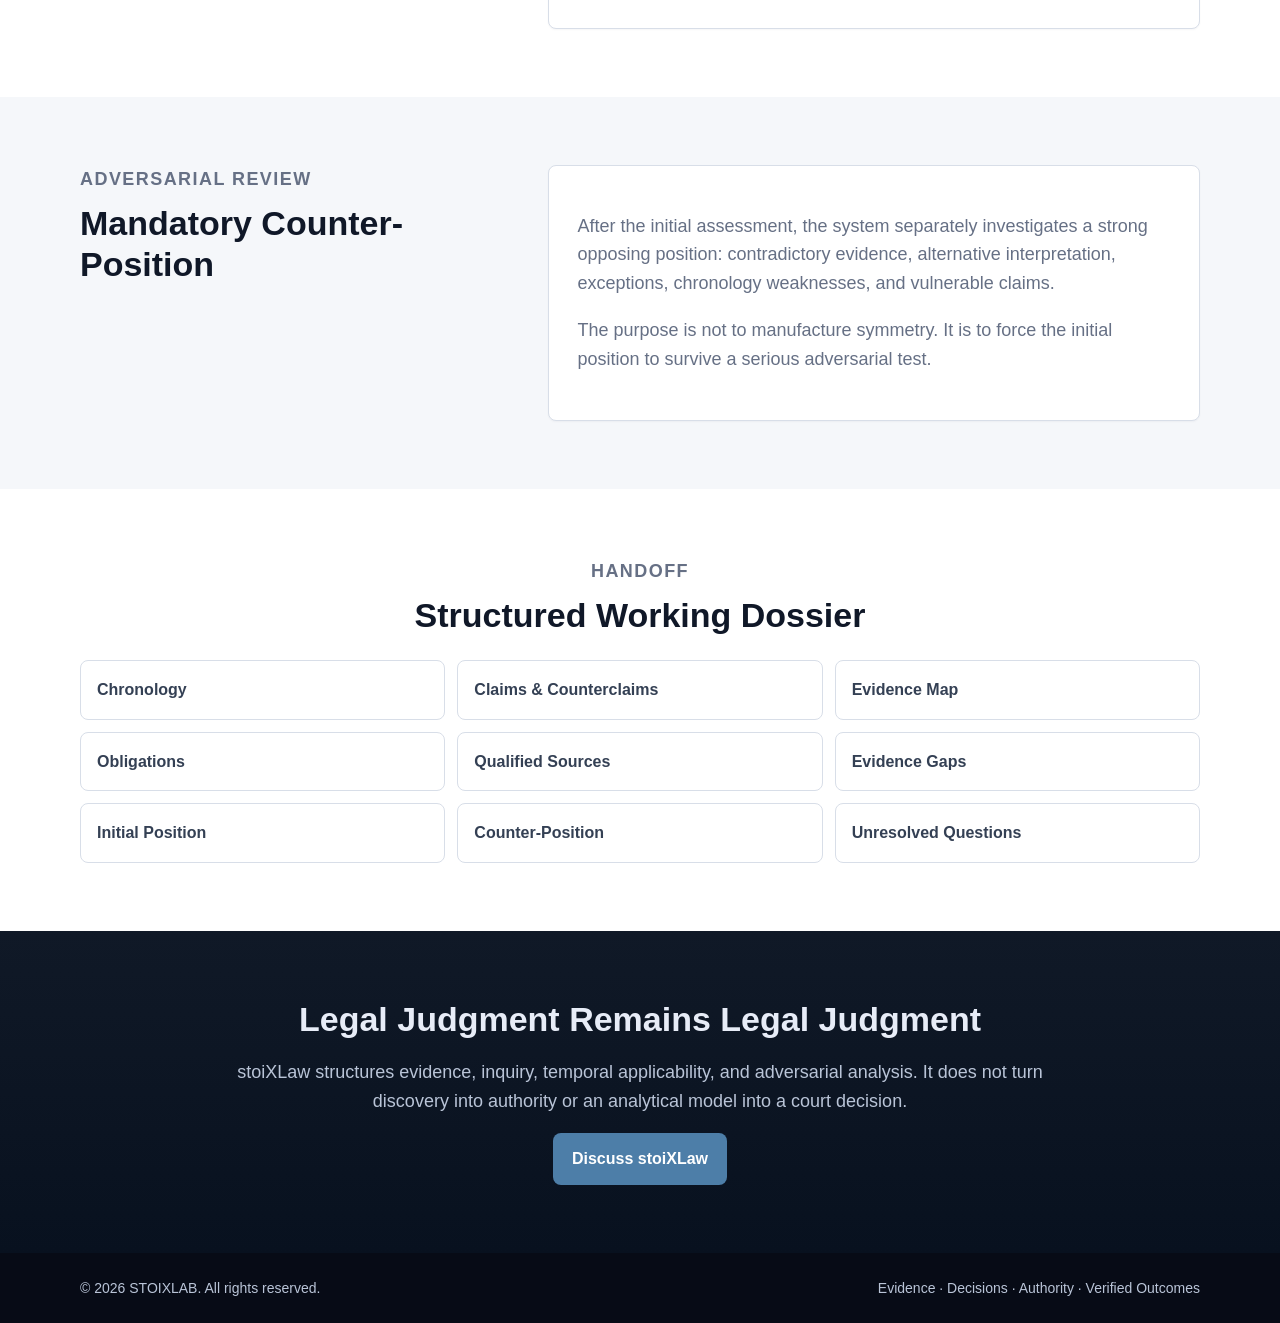
<file: pages/stoixlaw.html>
<!DOCTYPE html>
<html lang="en">
<head>
<meta charset="utf-8"/>
<meta content="width=device-width,initial-scale=1" name="viewport"/>
<title>stoiXLaw — STOIXLAB</title>
<meta content="stoiXLaw — STOIXLAB" name="description"/>
<link href="../css/style.css" rel="stylesheet"/>

</head>
<body><header class="site-header"><div class="container header-inner"><a aria-label="STOIXLAB home" class="logo logo-link" href="../index.html"><span class="logo-stoix">stoiX</span><span class="logo-lab">Lab</span></a><nav class="nav"><a href="consulting.html">Consulting &amp; Services</a><a href="stoix-base.html">stoiXBase</a><a href="stoixdome.html">stoiXDome</a><a href="stoixguard.html">stoiXGuard</a><a class="current" href="stoixlaw.html">stoiXLaw</a><a href="horizons.html">Research &amp; Horizons</a><a href="contact.html">Contact</a></nav></div></header><main>
<section class="hero"><div class="container"><p class="eyebrow">Legal Matters</p><h1>stoiXLaw</h1><p class="hero-subtitle">Matter Engineering for Complex Legal Disputes</p><div aria-label="Product maturity" class="hero-status preprod"><span class="hero-status-badge">ADVANCED PRE-PRODUCTION</span><p class="hero-status-text">Architecture and core product capability are mature; final production hardening and acceptance are still in progress.</p></div><p class="hero-text">stoiXLaw transforms raw legal material — party claims, contracts, correspondence, payments, events, documents, and legal sources — into a structured Matter in which factual assertions, evidence, chronology, applicable rules, and uncertainty remain separate elements within one model.</p><p class="hero-text">Adaptive Inquiry identifies missing Evidence Objectives; discovered legal sources are separately qualified before use; temporal applicability preserves jurisdiction, effective period, exceptions, and the version of the rule in force.</p><p class="hero-text">Mandatory Counter-Position adds an adversarial layer before strategy is finalized, testing the initial position against contradictory evidence and a strong opposing case.</p><div class="tags"><span class="tag">Claim ≠ Fact</span><span class="tag">Adaptive Inquiry</span><span class="tag">Temporal Applicability</span><span class="tag">Mandatory Counter-Position</span></div></div></section>
<section class="section"><div class="container"><div class="section-lead"><p class="section-kicker">Matter model</p><h2>Structured Matter</h2><p>The dispute becomes an explicit system of relationships rather than a pile of documents.</p></div><div class="cards"><article class="card"><h3>Parties & Relationships</h3><p>Who is connected to whom and in what role.</p></article><article class="card"><h3>Events & Chronology</h3><p>What happened, when, and in which temporal context.</p></article><article class="card"><h3>Claims & Counterclaims</h3><p>Assertions remain distinct from established facts.</p></article><article class="card"><h3>Evidence</h3><p>Documents, records, testimony, and source qualification.</p></article><article class="card"><h3>Rules & Obligations</h3><p>Contracts, duties, applicable legal sources, and temporal scope.</p></article><article class="card"><h3>Gaps & Uncertainty</h3><p>Unknowns remain visible and drive further inquiry.</p></article></div></div></section>
<section class="section muted"><div class="container"><div class="section-lead"><p class="section-kicker">Evidence discipline</p><h2>Claim ≠ Fact</h2></div><div class="boundaries"><div>Claim ≠ Fact</div><div>Document ≠ Interpretation</div><div>Discovery ≠ Qualification</div><div>Qualification ≠ Proposition Validity</div><div>Proposition Validity ≠ Domain Conclusion</div></div><p>A party's position remains a claim. A document remains an evidence object. Interpretation remains a separate analytical layer. Evidence gaps remain explicit.</p></div></section>
<section class="section"><div class="container"><div class="feature-pair"><div class="feature-title"><p class="section-kicker">Inquiry</p><h2>Adaptive Inquiry</h2></div><div class="feature-panel"><p>The system formulates Evidence Objectives around what must still be established.</p><div class="capability-grid"><div class="capability"><h3>Missing Fact</h3><p>Which fact must be established?</p></div><div class="capability"><h3>Unknown Relationship</h3><p>Which relationship remains unresolved?</p></div><div class="capability"><h3>Missing Evidence</h3><p>Which evidence object is absent?</p></div><div class="capability"><h3>Required Source Role</h3><p>Which qualified source is needed?</p></div></div></div></div></div></section>
<section class="section muted"><div class="container"><div class="section-lead"><p class="section-kicker">Source qualification</p><h2>Source Bootstrap</h2><p>A discovered source is a candidate, not authority.</p></div><div class="case-flow"><span class="case-step">SOURCE_GAP</span><span class="case-arrow">→</span><span class="case-step">DISCOVERY</span><span class="case-arrow">→</span><span class="case-step">QUALIFICATION</span><span class="case-arrow">→</span><span class="case-step">APPLICABILITY</span></div><p>Discovery adapters have authority <strong>NONE</strong>. Candidate source remains hypothesis until qualified.</p></div></section>
<section class="section"><div class="container"><div class="feature-pair"><div class="feature-title"><p class="section-kicker">Temporal law</p><h2>Temporal Applicability</h2></div><div class="feature-panel"><p>A legal source is evaluated against jurisdiction, effective period, scope, hierarchy, exceptions, and the specific Matter.</p><p>The applicable rule is the rule applicable to the event in its historical context, not merely the newest text available today.</p></div></div></div></section>
<section class="section muted"><div class="container"><div class="feature-pair"><div class="feature-title"><p class="section-kicker">Adversarial review</p><h2>Mandatory Counter-Position</h2></div><div class="feature-panel"><p>After the initial assessment, the system separately investigates a strong opposing position: contradictory evidence, alternative interpretation, exceptions, chronology weaknesses, and vulnerable claims.</p><p>The purpose is not to manufacture symmetry. It is to force the initial position to survive a serious adversarial test.</p></div></div></div></section>
<section class="section"><div class="container"><div class="section-lead"><p class="section-kicker">Handoff</p><h2>Structured Working Dossier</h2></div><div class="output-strip"><div>Chronology</div><div>Claims & Counterclaims</div><div>Evidence Map</div><div>Obligations</div><div>Qualified Sources</div><div>Evidence Gaps</div><div>Initial Position</div><div>Counter-Position</div><div>Unresolved Questions</div></div></div></section>
<section class="section cta"><div class="container narrow"><h2>Legal Judgment Remains Legal Judgment</h2><p>stoiXLaw structures evidence, inquiry, temporal applicability, and adversarial analysis. It does not turn discovery into authority or an analytical model into a court decision.</p><a class="button primary" href="contact.html">Discuss stoiXLaw</a></div></section>
</main><footer class="site-footer"><div class="container footer-inner"><p>© 2026 STOIXLAB. All rights reserved.</p><p>Evidence · Decisions · Authority · Verified Outcomes</p></div></footer></body></html>
</file>
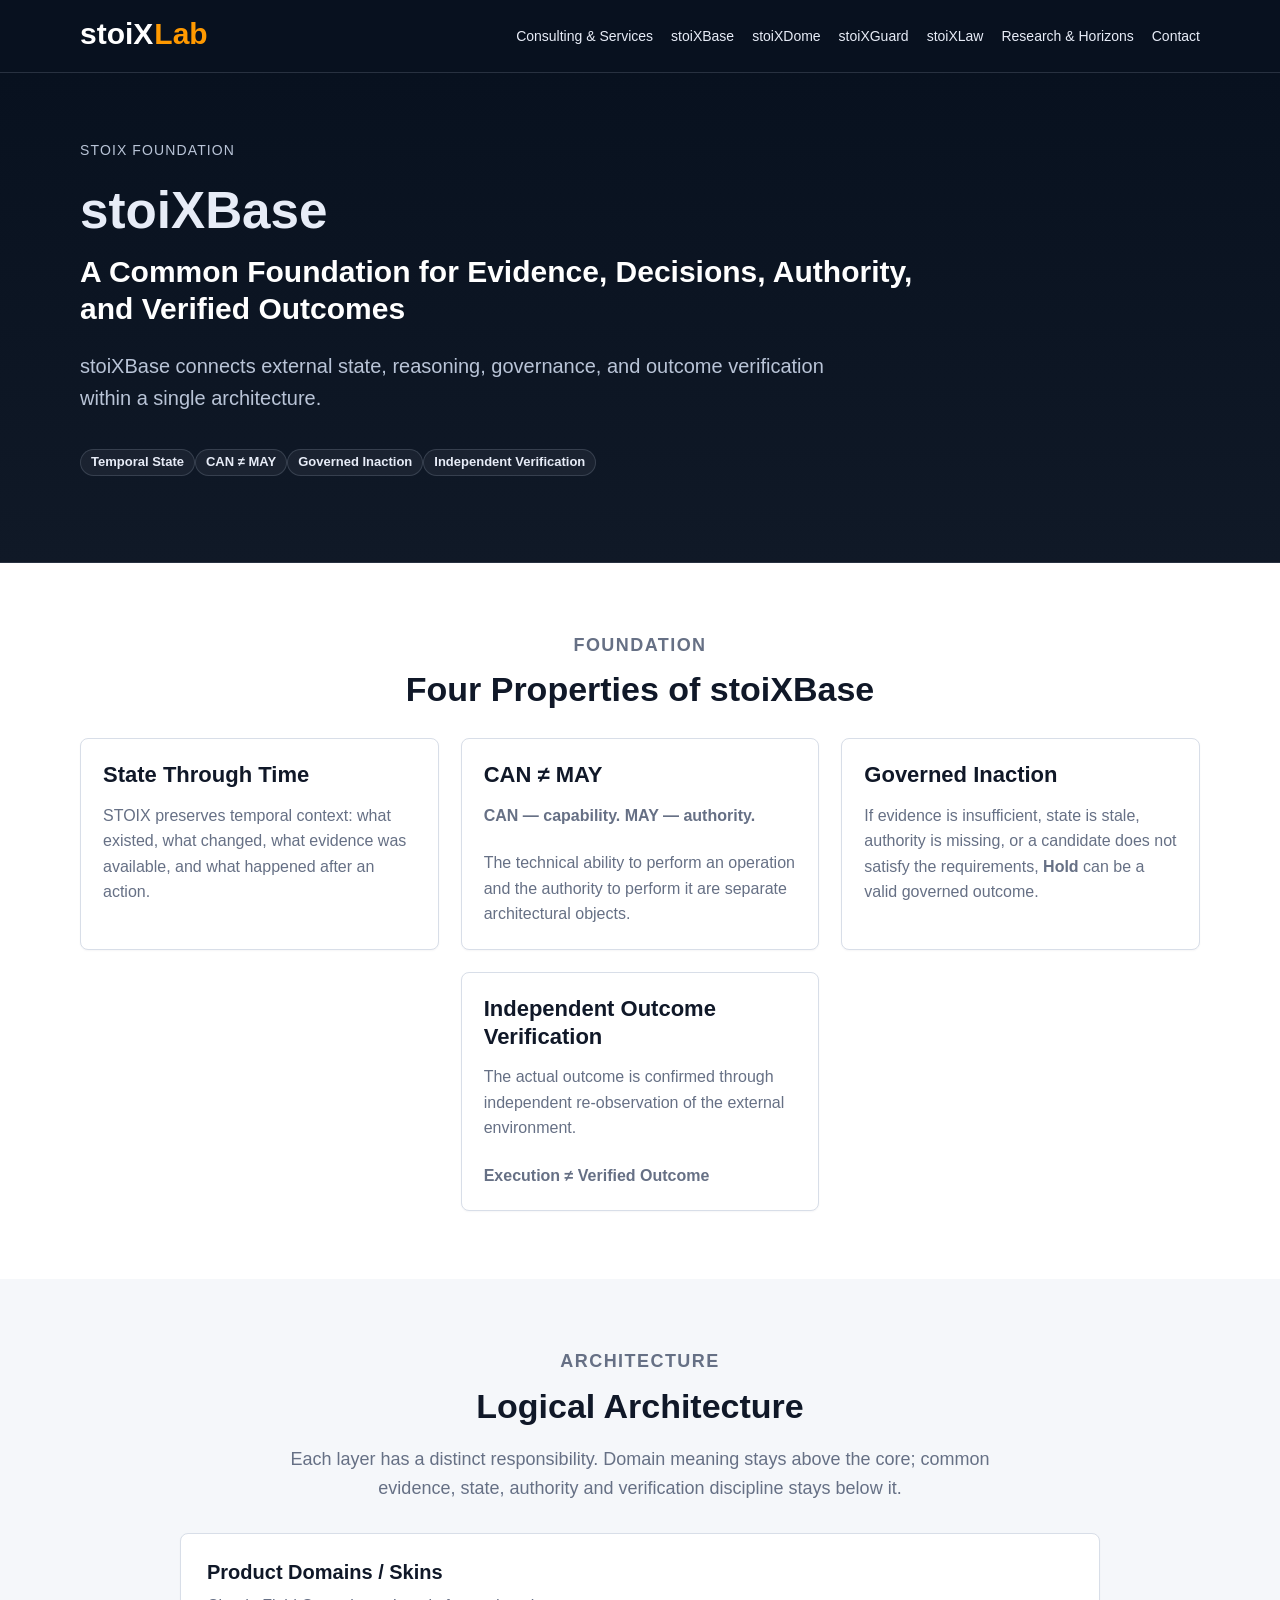
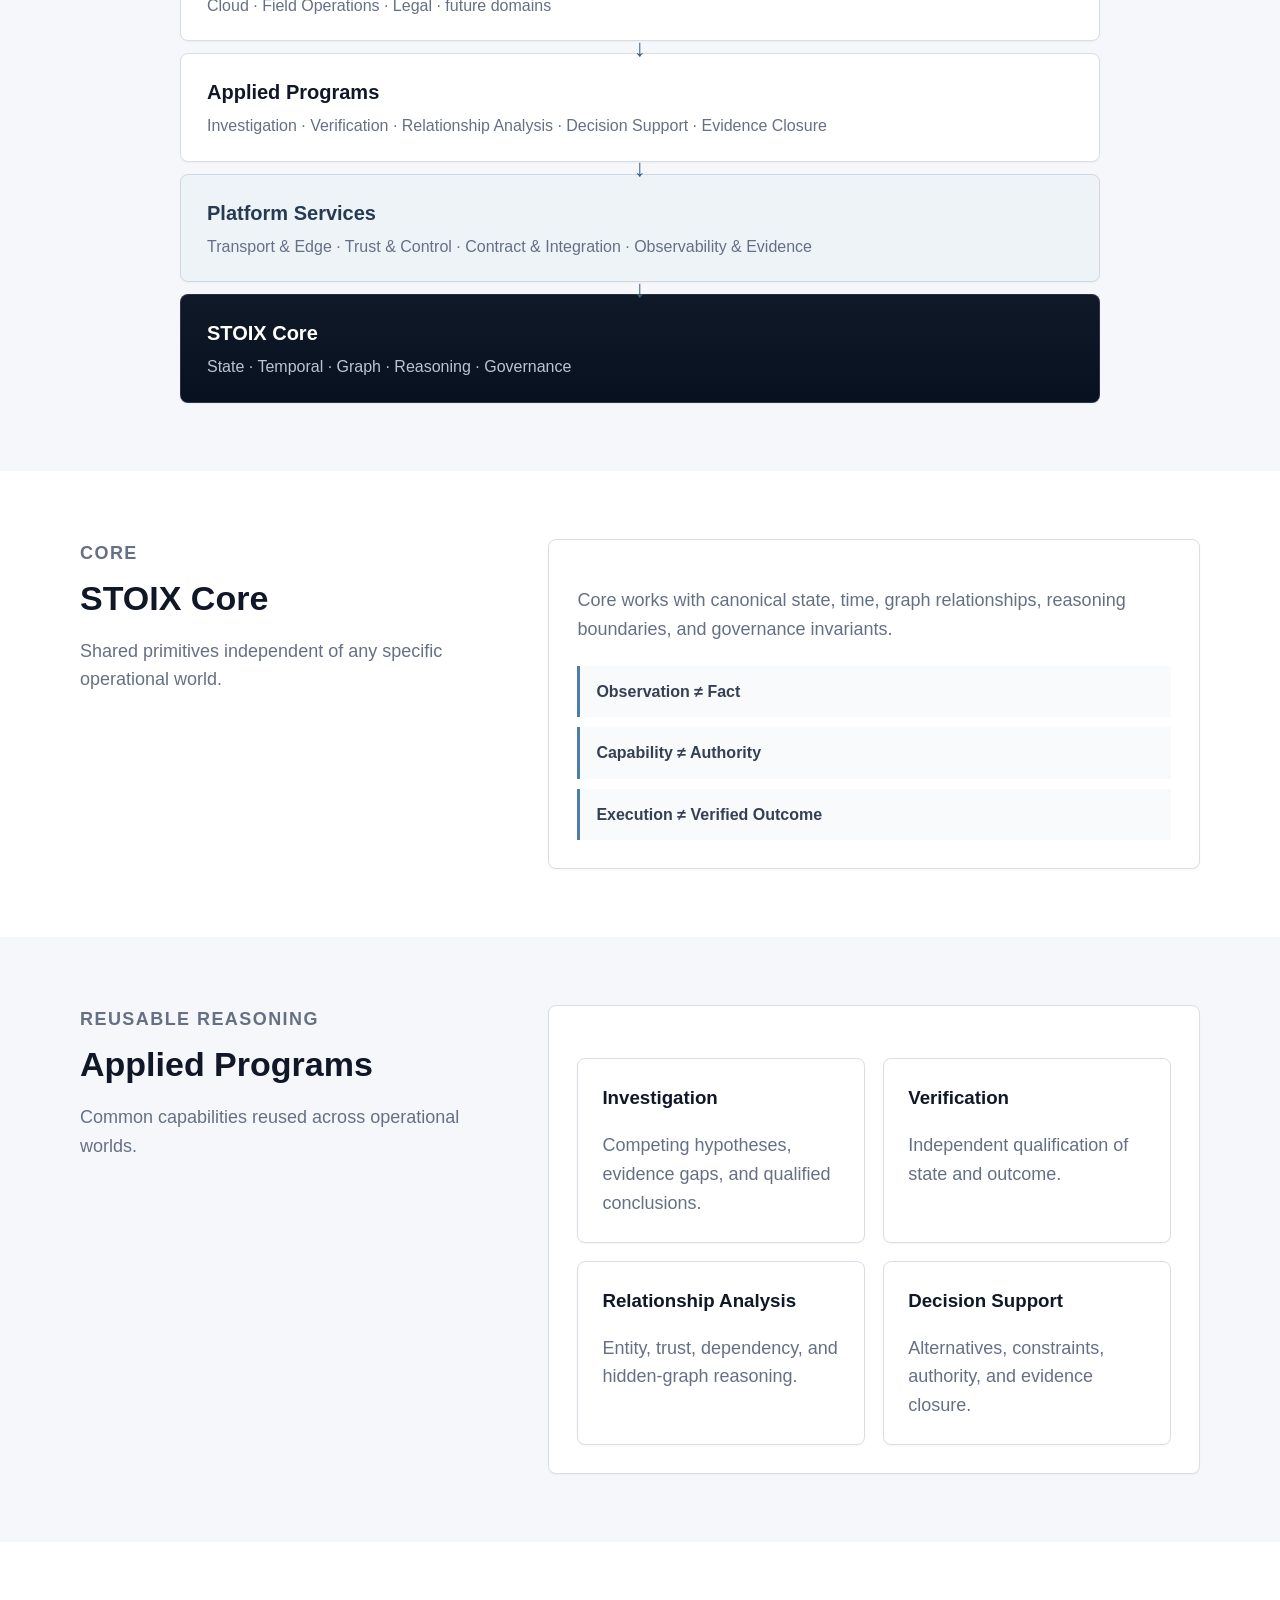
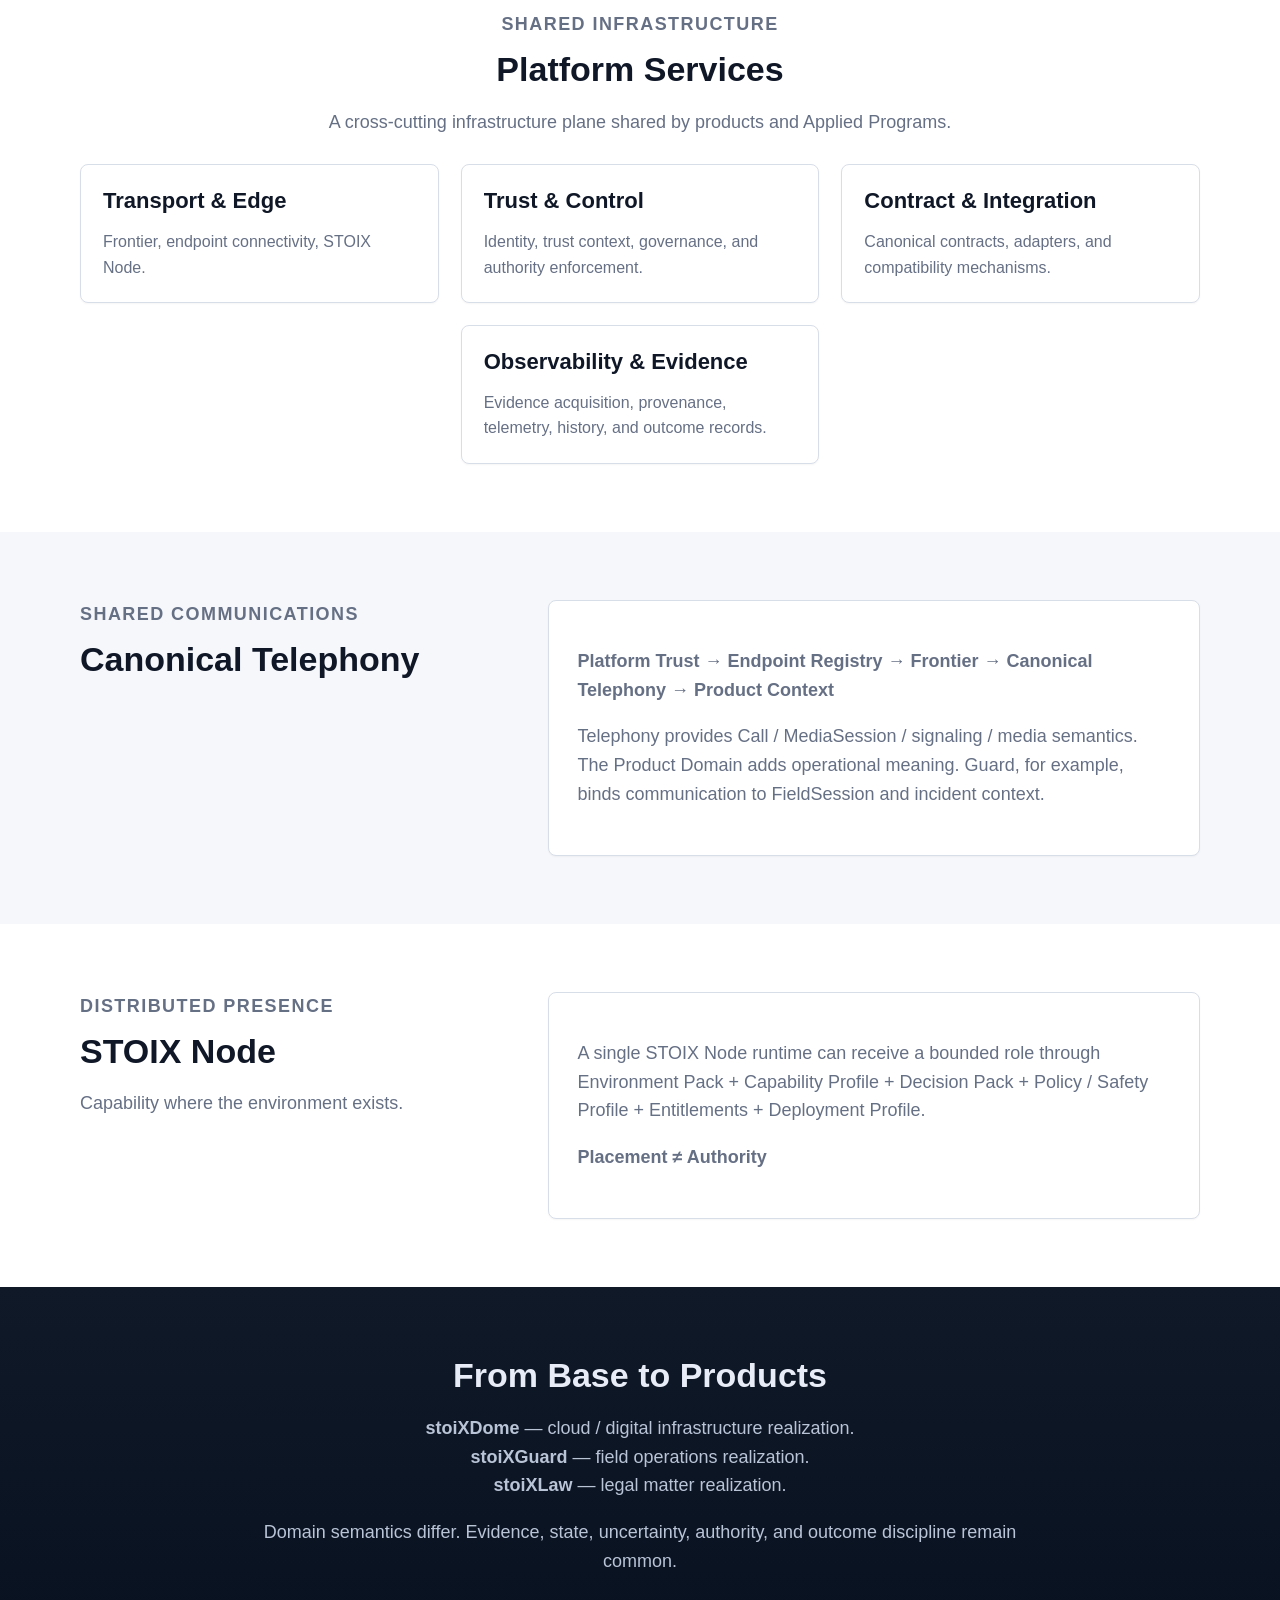
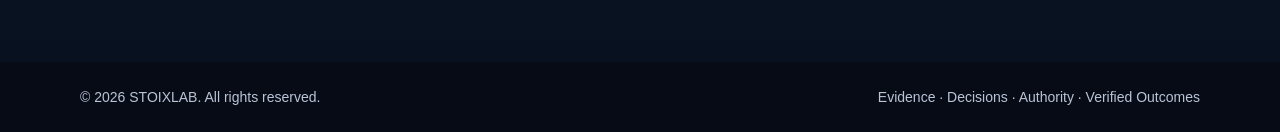
<file: pages/technology.html>
<!doctype html><html><head><meta charset="utf-8"><meta http-equiv="refresh" content="0; url=stoix-base.html"><meta name="robots" content="noindex"><title>Redirecting — STOIXLAB</title></head><body><p>Redirecting to <a href="stoix-base.html">stoix-base.html</a>…</p></body></html>
</file>
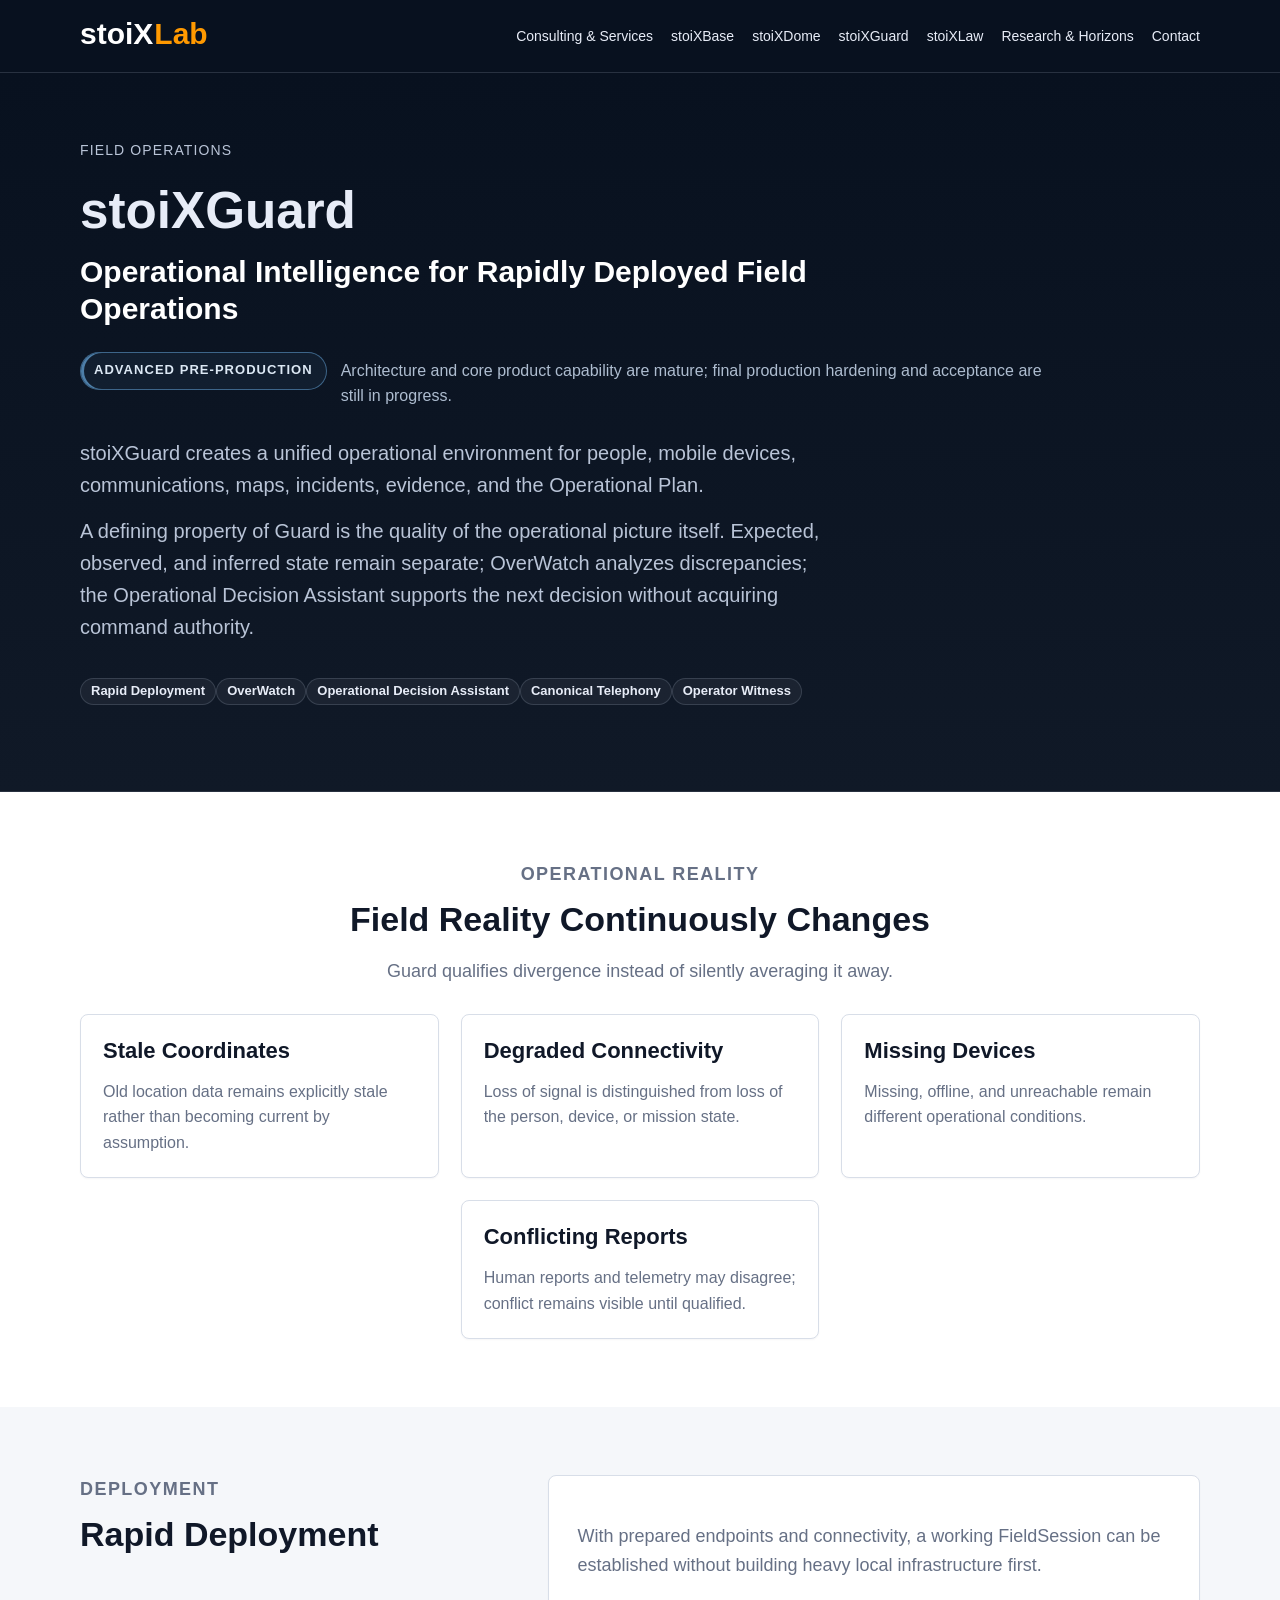
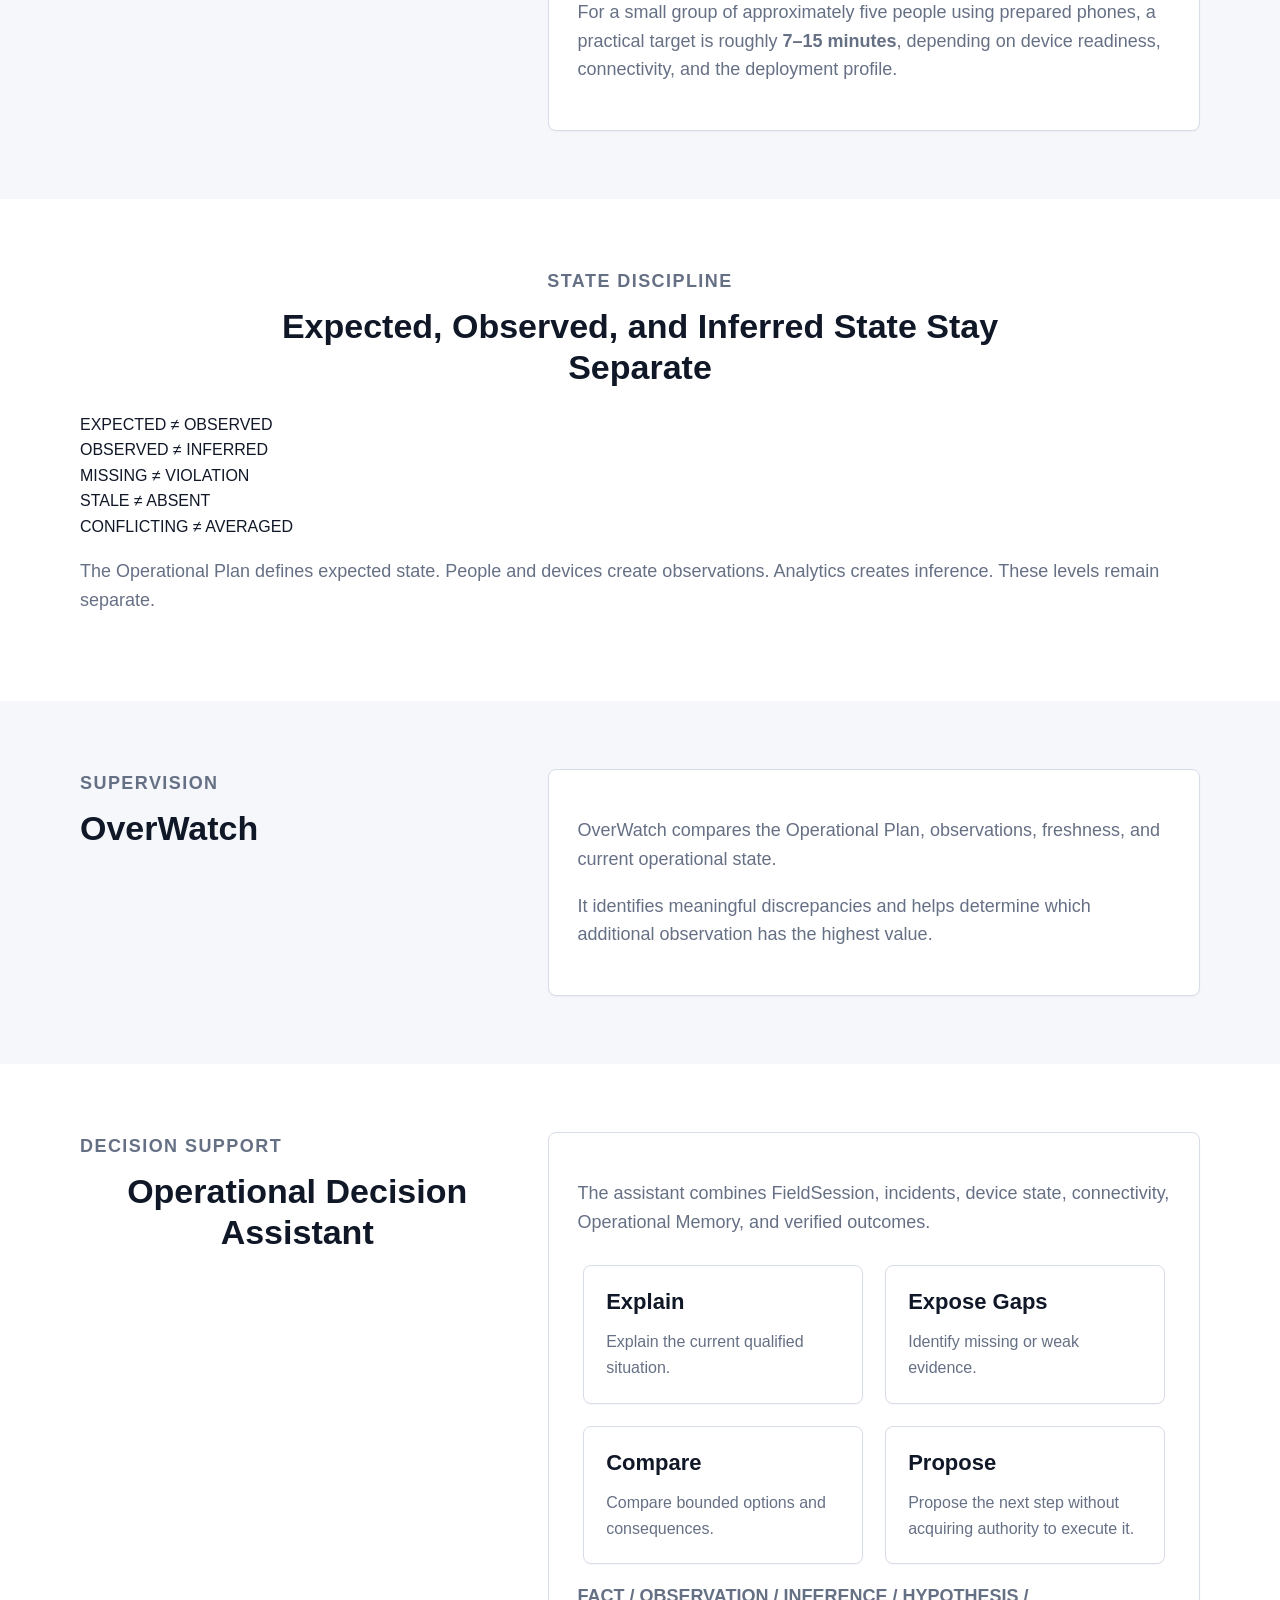
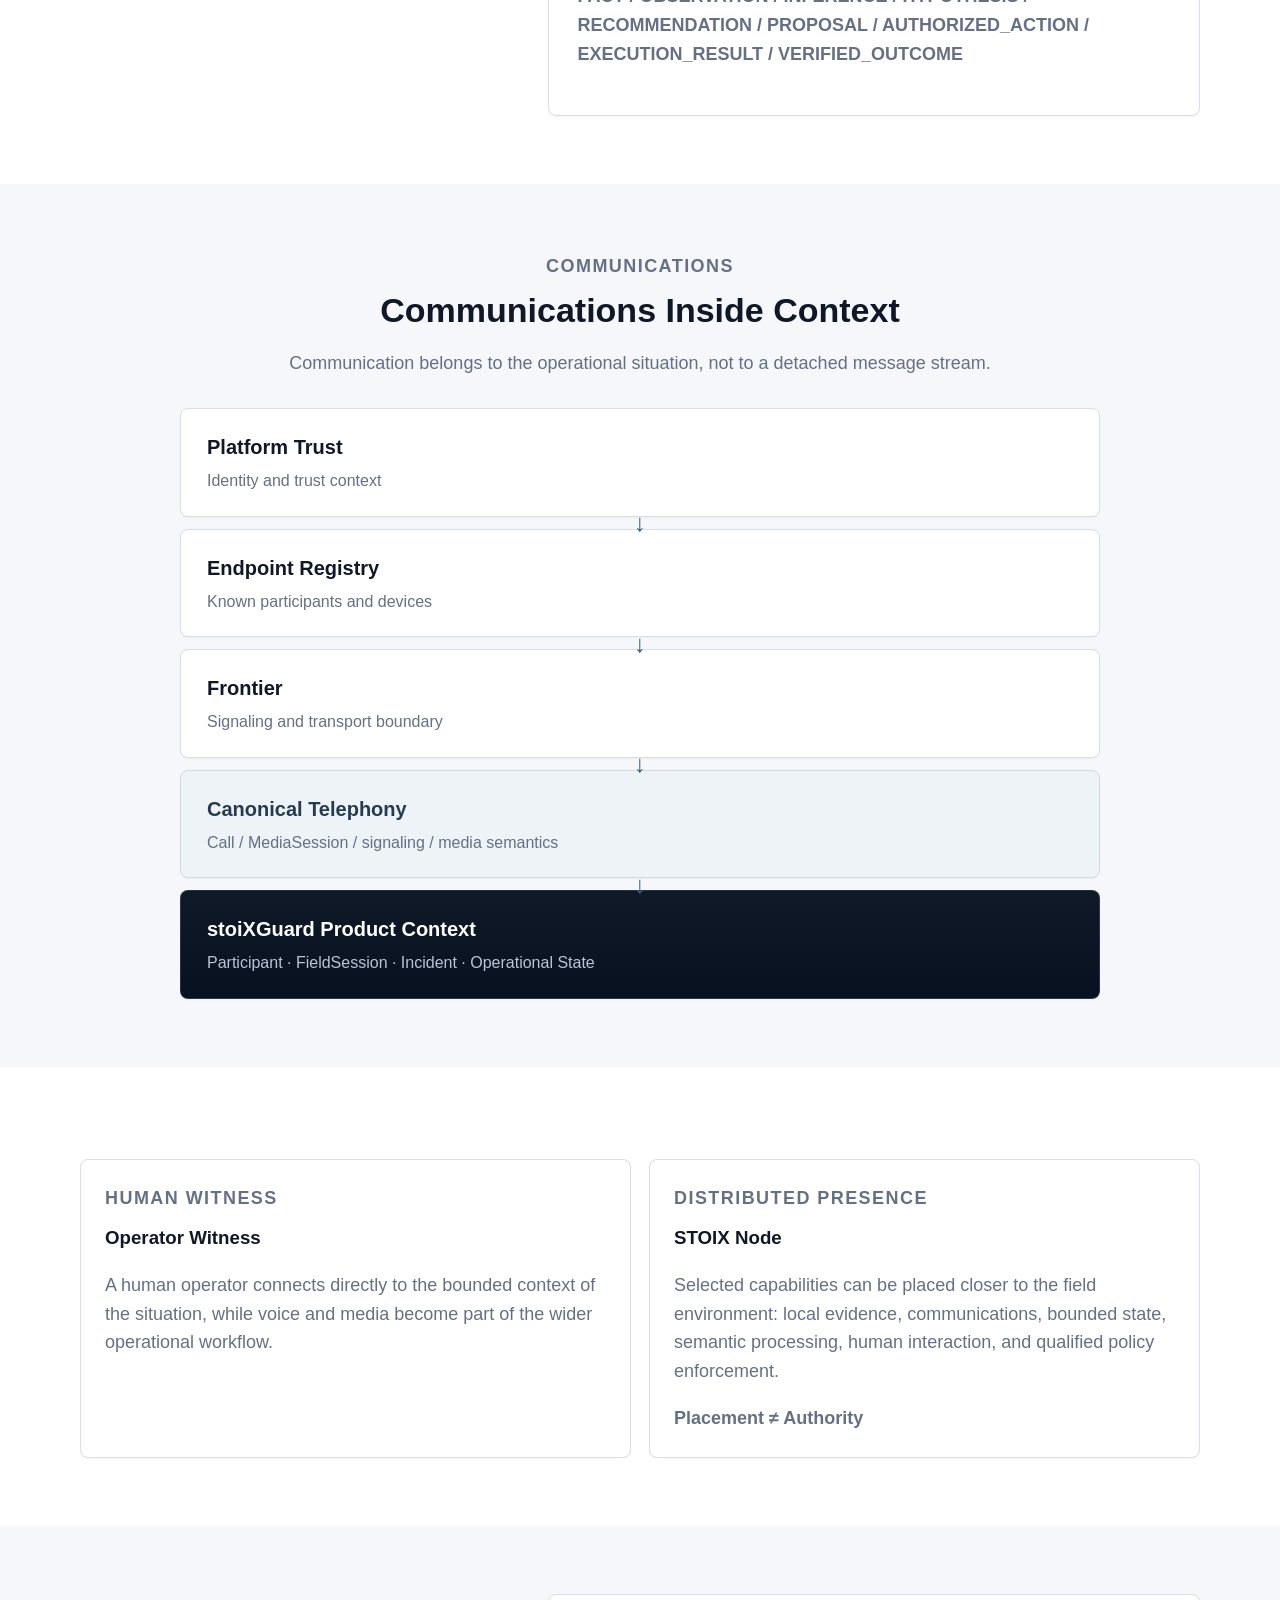
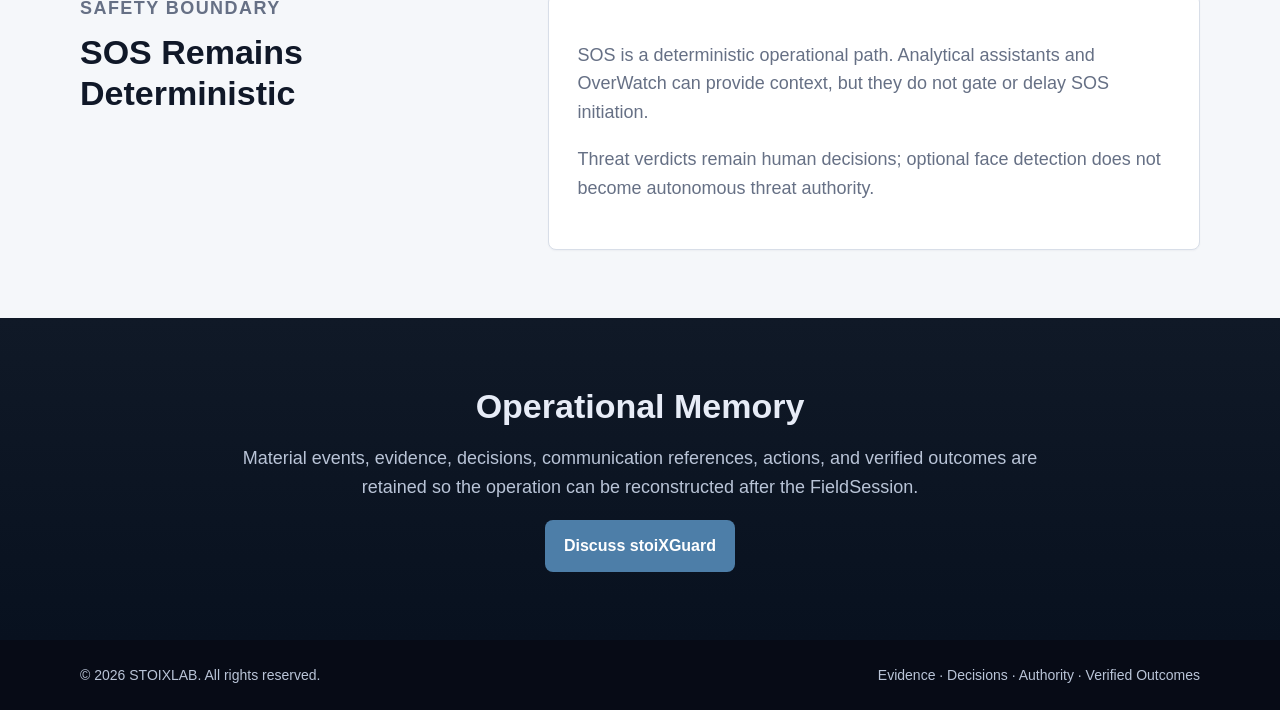
<file: pages/verdictum.html>
<!doctype html><html><head><meta charset="utf-8"><meta http-equiv="refresh" content="0; url=stoixguard.html"><meta name="robots" content="noindex"><title>Redirecting — STOIXLAB</title></head><body><p>Redirecting to <a href="stoixguard.html">stoixguard.html</a>…</p></body></html>
</file>
<file: css/style.css>
:root {
  --bg: #08111f;
  --bg-soft: #101927;
  --bg-muted: #f5f7fa;
  --text: #101828;
  --text-light: #e7ecf7;
  --muted: #667085;
  --muted-light: #b9c4d7;
  --card: #ffffff;
  --line: #d8dee8;
  --line-dark: rgba(184, 194, 214, 0.18);
  --accent: #4d7ea8;
  --accent-dark: #365f83;
  --max-width: 1120px;
}

* { box-sizing: border-box; }

body {
  margin: 0;
  font-family: Inter, "Segoe UI", Roboto, "Helvetica Neue", Arial, sans-serif;
  color: var(--text);
  background: #ffffff;
  line-height: 1.6;
}

a { color: var(--accent); text-decoration: none; }
a:hover { text-decoration: underline; }

.container { width: min(100% - 40px, var(--max-width)); margin: 0 auto; }
.narrow { max-width: 820px; }

.site-header {
  background: var(--bg);
  color: var(--text-light);
  border-bottom: 1px solid var(--line-dark);
}

.header-inner {
  min-height: 72px;
  display: flex;
  align-items: center;
  justify-content: space-between;
  gap: 24px;
}

.logo {
  font-family: Montserrat, "Segoe UI", Roboto, "Helvetica Neue", Arial, sans-serif;
  font-weight: 800;
  font-size: 30px;
  letter-spacing: 0;
  display: inline-flex;
  align-items: baseline;
  line-height: 1;
}

.logo-stoix { color: #ffffff; }
.logo-lab { color: #ff9900; margin-left: 1px; }

.nav {
  display: flex;
  flex-wrap: wrap;
  gap: 18px;
  font-size: 14px;
}

.nav a { color: var(--text-light); transition: color 0.18s ease; }
.nav a:hover { color: #ff9900; text-decoration: none; }

.hero {
  background: linear-gradient(180deg, var(--bg) 0%, var(--bg-soft) 100%);
  color: var(--text-light);
  padding: 66px 0 72px;
  border-bottom: 1px solid var(--line-dark);
}

.eyebrow {
  color: var(--muted-light);
  font-size: 14px;
  letter-spacing: 0.08em;
  text-transform: uppercase;
  margin: 0 0 22px;
}

.hero h1 {
  max-width: 920px;
  font-size: clamp(38px, 4vw, 52px);
  line-height: 1.08;
  margin: 0 0 22px;
  letter-spacing: 0;
}

.hero-text {
  max-width: 760px;
  font-size: 20px;
  color: var(--muted-light);
  margin: 0 0 34px;
}

.hero-actions {
  display: flex;
  flex-wrap: wrap;
  gap: 14px;
}

.button {
  display: inline-block;
  padding: 12px 18px;
  border-radius: 8px;
  font-weight: 700;
  border: 1px solid transparent;
}

.button.primary { background: var(--accent); color: #ffffff; }
.button.primary:hover { background: var(--accent-dark); text-decoration: none; }
.button.secondary { color: var(--text-light); border-color: rgba(255, 255, 255, 0.28); }
.button.secondary:hover { background: rgba(255, 255, 255, 0.08); text-decoration: none; }

.section { padding: 68px 0; }
.section h2 { font-size: 34px; line-height: 1.2; margin: 0 0 18px; }
.section p { font-size: 18px; color: var(--muted); }
.section:has(.cards) h2,
.section:has(.grid-list) h2 { text-align: center; }

.muted { background: var(--bg-muted); }

.cards {
  display: flex;
  flex-wrap: wrap;
  justify-content: center;
  gap: 22px;
  margin-top: 28px;
  align-items: stretch;
}

.card {
  background: var(--card);
  border: 1px solid var(--line);
  border-radius: 8px;
  padding: 24px;
  min-height: 0;
  box-shadow: 0 1px 2px rgba(16, 24, 40, 0.04);
  display: flex;
  flex-direction: column;
  flex: 0 1 calc((100% - 44px) / 3);
  min-width: 280px;
}

.card h3 { margin: 0 0 14px; font-size: 22px; line-height: 1.25; }
.card p { font-size: 16px; margin: 0 0 22px; }
.card a { font-weight: 700; margin-top: auto; }

.grid-list {
  display: flex;
  flex-wrap: wrap;
  justify-content: center;
  gap: 14px;
  margin-top: 28px;
}

.grid-list div {
  flex: 0 1 calc((100% - 42px) / 4);
  border: 1px solid var(--line);
  border-radius: 8px;
  padding: 18px;
  background: #ffffff;
  font-weight: 700;
  min-height: 82px;
  display: flex;
  align-items: center;
}

.cta {
  background: linear-gradient(180deg, var(--bg-soft) 0%, var(--bg) 100%);
  color: var(--text-light);
  text-align: center;
}
.cta p { color: var(--muted-light); }

.site-footer {
  background: #070b16;
  color: var(--muted-light);
  padding: 24px 0;
  font-size: 14px;
}

.footer-inner { display: flex; justify-content: space-between; gap: 20px; }
.footer-inner p { margin: 0; }

.tag {
  display: inline-flex;
  align-items: center;
  width: fit-content;
  border: 1px solid var(--line);
  border-radius: 999px;
  padding: 4px 10px;
  margin: 0 0 14px;
  color: #475467;
  background: #f8fafc;
  font-size: 13px;
  font-weight: 700;
  line-height: 1.3;
}

.hero .tag {
  border-color: var(--line-dark);
  color: var(--text-light);
  background: rgba(255, 255, 255, 0.05);
}

.review-strip {
  border-top: 1px solid var(--line);
  border-bottom: 1px solid var(--line);
  background: #f8fafc;
  padding: 18px 0;
}

.review-strip-inner {
  display: grid;
  grid-template-columns: auto 1fr;
  gap: 18px;
  align-items: center;
}

.review-strip-label {
  margin: 0;
  color: #344054;
  font-size: 13px;
  font-weight: 700;
  letter-spacing: 0.08em;
  text-transform: uppercase;
}

.review-strip-items {
  display: flex;
  flex-wrap: wrap;
  gap: 10px;
  margin: 0;
  padding: 0;
  list-style: none;
}

.review-strip-items li {
  border: 1px solid var(--line);
  border-radius: 8px;
  background: #ffffff;
  color: #475467;
  padding: 8px 10px;
  font-size: 14px;
}

@media (max-width: 900px) {
  .header-inner { align-items: flex-start; flex-direction: column; padding: 20px 0; }
  .card { flex-basis: 100%; min-width: 0; }
  .grid-list div { flex-basis: calc((100% - 14px) / 2); }
  .footer-inner { flex-direction: column; }
  .review-strip-inner { grid-template-columns: 1fr; gap: 12px; }
}

@media (max-width: 520px) {
  .container { width: min(100% - 28px, var(--max-width)); }
  .hero { padding: 56px 0 62px; }
  .hero h1 { font-size: clamp(30px, 9vw, 40px); line-height: 1.14; }
  .hero-text { font-size: 18px; }
  .section { padding: 52px 0; }
  .grid-list div { flex-basis: 100%; }
  .nav { gap: 12px; }
}

.brand-inline {
  font-family: Montserrat, "Segoe UI", Roboto, "Helvetica Neue", Arial, sans-serif;
  font-weight: 800;
  letter-spacing: 0;
  white-space: nowrap;
}
.brand-inline .brand-stoix { color: inherit; }
.brand-inline .brand-lab { color: #ff9900; margin-left: 1px; }

.grid-list > div {
  display: flex;
  flex-direction: column;
  align-items: center;
  justify-content: center;
  text-align: center;
}

.card.text-only-card {
  display: flex;
  flex-direction: column;
  align-items: center;
  justify-content: center;
  text-align: center;
  min-height: 100%;
}
.card.text-only-card > *:first-child { margin-top: 0; }
.card.text-only-card > *:last-child { margin-bottom: 0; }

@supports selector(.card:has(h3)) {
  .card:not(:has(h1, h2, h3, h4, h5, h6)) {
    display: flex;
    flex-direction: column;
    align-items: center;
    justify-content: center;
    text-align: center;
    min-height: 100%;
  }
  .card:not(:has(h1, h2, h3, h4, h5, h6)) > *:first-child { margin-top: 0; }
  .card:not(:has(h1, h2, h3, h4, h5, h6)) > *:last-child { margin-bottom: 0; }
}

/* Minimal additive behavior only: preserve original visual language */
.logo-link { position: relative; text-decoration: none !important; padding-bottom: 5px; }
.logo-link::after {
  content: "";
  position: absolute;
  left: 0; right: 0; bottom: 0;
  height: 1px;
  background: #ff9900;
  transform: scaleX(0);
  transform-origin: left;
  transition: transform .18s ease;
}
.logo-link:hover::after,
.logo-link:focus-visible::after { transform: scaleX(1); }

.hero-subtitle {
  max-width: 860px;
  margin: -8px 0 22px;
  color: #ffffff;
  font-size: clamp(22px, 2.4vw, 30px);
  line-height: 1.25;
  font-weight: 600;
}
.hero-text + .hero-text { margin-top: -20px; }
.section-intro { max-width: 860px; margin-left: auto; margin-right: auto; }
.inline-flow { font-weight: 700; color: #344054 !important; overflow-wrap: anywhere; }
.architecture-block {
  background: #0d1726;
  color: #e7ecf7;
  border: 1px solid rgba(184,194,214,.18);
  border-radius: 8px;
  padding: 22px;
  overflow-x: auto;
  white-space: pre;
  font: 500 14px/1.6 Consolas, "Courier New", monospace;
}
.table-wrap { overflow-x: auto; margin-top: 26px; }
.info-table { width: 100%; border-collapse: collapse; min-width: 720px; }
.info-table th, .info-table td { border: 1px solid var(--line); padding: 18px; vertical-align: top; text-align: left; }
.info-table th { background: #f8fafc; font-size: 17px; }
.info-table td { color: var(--muted); }


/* v8 global card normalization:
   content determines row height; flex stretch keeps cards in the same row symmetrical. */
.card {
  padding: 22px;
}
.card p:last-child {
  margin-bottom: 0;
}
.card h3 + p {
  margin-top: 0;
}
.cards {
  align-items: stretch;
}

/* Architecture diagram: old STOIXLAB visual language, not a code block. */
.architecture-diagram {
  max-width: 940px;
  margin: 30px auto 0;
}
.arch-stack {
  display: grid;
  gap: 12px;
  justify-items: stretch;
}
.arch-layer {
  border: 1px solid var(--line);
  border-radius: 8px;
  background: #ffffff;
  padding: 22px 24px;
  text-align: center;
  box-shadow: 0 1px 2px rgba(16, 24, 40, 0.04);
}
.arch-layer strong {
  display: block;
  font-size: 20px;
  color: var(--text);
  margin-bottom: 6px;
}
.arch-layer span {
  display: block;
  color: var(--muted);
  font-size: 16px;
}
.arch-arrow {
  text-align: center;
  color: var(--accent-dark);
  font-size: 28px;
  line-height: 1;
  font-weight: 700;
}
.arch-boundary {
  border-style: dashed;
  background: #f8fafc;
}
.arch-core {
  background: linear-gradient(180deg, #101927 0%, #08111f 100%);
  border-color: var(--line-dark);
}
.arch-core strong {
  color: #ffffff;
}
.arch-core span {
  color: var(--muted-light);
}
.arch-platform {
  margin-top: 28px;
  border: 1px solid var(--line);
  border-radius: 8px;
  background: var(--bg-muted);
  padding: 24px;
}
.arch-platform-title {
  text-align: center;
  font-size: 20px;
  font-weight: 800;
  color: var(--text);
  margin-bottom: 18px;
}
.arch-platform-grid {
  display: grid;
  grid-template-columns: repeat(4, minmax(0,1fr));
  gap: 12px;
}
.arch-platform-grid div {
  background: #ffffff;
  border: 1px solid var(--line);
  border-radius: 8px;
  padding: 16px 12px;
  text-align: center;
  font-weight: 700;
  color: #344054;
}
.arch-caption {
  max-width: 820px;
  margin: 22px auto 0;
  text-align: center;
  color: var(--muted);
  font-size: 16px;
}
@media (max-width: 900px) {
  .arch-platform-grid {
    grid-template-columns: repeat(2, minmax(0,1fr));
  }
}
@media (max-width: 520px) {
  .arch-platform-grid {
    grid-template-columns: 1fr;
  }
  .arch-layer {
    padding: 18px;
  }
}


/* v9 product maturity status */
.product-status-strip {
  border-top: 1px solid var(--line);
  border-bottom: 1px solid var(--line);
  background: #f8fafc;
  padding: 16px 0;
}
.product-status-inner {
  display: flex;
  align-items: center;
  gap: 14px 18px;
  flex-wrap: wrap;
}
.product-status-label {
  margin: 0;
  color: #344054;
  font-size: 13px;
  font-weight: 800;
  letter-spacing: .08em;
  text-transform: uppercase;
}
.product-status-badge {
  display: inline-flex;
  align-items: center;
  border: 1px solid var(--line);
  border-radius: 999px;
  background: #ffffff;
  color: #344054;
  padding: 7px 11px;
  font-size: 14px;
  font-weight: 800;
}
.product-status-note {
  margin: 0;
  color: var(--muted);
  font-size: 14px;
}
.card-status {
  display: inline-flex;
  align-items: center;
  width: fit-content;
  border: 1px solid var(--line);
  border-radius: 999px;
  padding: 4px 9px;
  margin: 0 0 12px;
  background: #f8fafc;
  color: #475467;
  font-size: 12px;
  font-weight: 800;
  letter-spacing: .02em;
}


/* v10 unmistakable product maturity treatment */
.hero-status {
  margin: 24px 0 28px;
  display: flex;
  align-items: flex-start;
  gap: 14px;
  flex-wrap: wrap;
}
.hero-status-badge {
  display: inline-flex;
  align-items: center;
  min-height: 38px;
  padding: 0 13px;
  border-radius: 999px;
  font-size: 13px;
  font-weight: 900;
  letter-spacing: .08em;
  text-transform: uppercase;
  border: 1px solid rgba(255,255,255,.28);
}
.hero-status.production .hero-status-badge {
  background: #173f32;
  color: #d9fff0;
  border-color: #2c7058;
}
.hero-status.preprod .hero-status-badge {
  background: #4a3513;
  color: #ffe5ac;
  border-color: #8b6422;
}
.hero-status-text {
  max-width: 720px;
  margin: 6px 0 0 !important;
  color: var(--muted-light) !important;
  font-size: 16px !important;
}
.product-card-status {
  margin-top: 14px;
  display: inline-flex;
  width: fit-content;
  border-radius: 999px;
  padding: 6px 10px;
  font-size: 12px;
  font-weight: 900;
  letter-spacing: .06em;
  text-transform: uppercase;
}
.product-card-status.production {
  background: #e7f7ef;
  color: #24533f;
  border: 1px solid #b7dfca;
}
.product-card-status.preprod {
  background: #fff6df;
  color: #73531b;
  border: 1px solid #ead39a;
}


/* v11 product maturity — site-palette only */
.hero-status-badge {
  background: rgba(255,255,255,.04) !important;
  color: #ffffff !important;
  border-color: rgba(255,255,255,.20) !important;
  box-shadow: inset 0 0 0 1px rgba(255,255,255,.02);
}

.hero-status.production .hero-status-badge {
  background: rgba(255,153,0,.08) !important;
  color: #ffffff !important;
  border-color: #ff9900 !important;
  box-shadow: inset 3px 0 0 #ff9900;
}

.hero-status.preprod .hero-status-badge {
  background: rgba(77,126,168,.10) !important;
  color: #dce8f4 !important;
  border-color: rgba(77,126,168,.75) !important;
  box-shadow: inset 3px 0 0 #4d7ea8;
}

.hero-status.production .hero-status-text {
  color: #dce6f2 !important;
}

.hero-status.preprod .hero-status-text {
  color: #aebdd0 !important;
}

.product-card-status.production {
  background: #fff8ee !important;
  color: #6f4300 !important;
  border-color: #ffb84d !important;
  box-shadow: inset 3px 0 0 #ff9900;
}

.product-card-status.preprod {
  background: #f2f6fa !important;
  color: #365f83 !important;
  border-color: #a9bfd3 !important;
  box-shadow: inset 3px 0 0 #4d7ea8;
}


/* v14 reconciled visual system: reuse existing STOIXLAB language, improve zoning and hierarchy. */
.section-kicker {
  margin: 0 0 10px;
  color: var(--accent-dark);
  font-size: 13px;
  font-weight: 800;
  letter-spacing: .08em;
  text-transform: uppercase;
}
.section-lead { max-width: 860px; margin: 0 auto 24px; text-align: center; }
.section-lead p { max-width: 780px; margin-left: auto; margin-right: auto; }
.feature-pair { display:grid; grid-template-columns: minmax(0,.8fr) minmax(0,1.2fr); gap:34px; align-items:start; }
.feature-pair .feature-title { position:sticky; top:96px; }
.feature-pair .feature-title h2 { margin-bottom:12px; }
.feature-panel { background:#fff; border:1px solid var(--line); border-radius:8px; padding:28px; box-shadow:0 1px 2px rgba(16,24,40,.04); }
.muted .feature-panel { background:#fff; }
.feature-panel h3:first-child { margin-top:0; }
.statements { display:grid; gap:10px; margin-top:22px; }
.statement { border-left:3px solid var(--accent); background:#f8fafc; padding:13px 16px; font-weight:750; color:#344054; }
.layer-system { max-width:920px; margin:30px auto 0; display:grid; gap:12px; }
.layer-system .layer { position:relative; background:#fff; border:1px solid var(--line); border-radius:8px; padding:22px 26px; box-shadow:0 1px 2px rgba(16,24,40,.04); }
.layer-system .layer::after { content:'↓'; position:absolute; left:50%; bottom:-27px; transform:translateX(-50%); color:var(--accent-dark); font-size:24px; font-weight:800; z-index:2; }
.layer-system .layer:last-child::after { display:none; }
.layer-system .layer strong { display:block; font-size:20px; margin-bottom:5px; }
.layer-system .layer span { display:block; color:var(--muted); }
.layer-system .layer-core { background:linear-gradient(180deg,#101927 0%,#08111f 100%); border-color:var(--line-dark); }
.layer-system .layer-core strong { color:#fff; }
.layer-system .layer-core span { color:var(--muted-light); }
.layer-system .platform-band { background:#eef3f8; border:1px solid #cfd9e5; }
.layer-system .platform-band strong { color:#263b52; }
.product-spine { display:grid; grid-template-columns:repeat(3,minmax(0,1fr)); gap:18px; margin-top:28px; }
.product-spine .card { min-width:0; flex:none; }
.case-flow { display:flex; flex-wrap:wrap; gap:9px; align-items:center; margin:22px 0; }
.case-step { border:1px solid var(--line); border-radius:999px; padding:8px 12px; background:#fff; font-weight:750; color:#344054; font-size:14px; }
.case-arrow { color:var(--accent-dark); font-weight:900; }
.capability-grid { display:grid; grid-template-columns:repeat(2,minmax(0,1fr)); gap:18px; margin-top:24px; }
.capability { background:#fff; border:1px solid var(--line); border-radius:8px; padding:24px; box-shadow:0 1px 2px rgba(16,24,40,.04); }
.capability h3 { margin:0 0 10px; }
.capability p:last-child { margin-bottom:0; }
.output-strip { display:grid; grid-template-columns:repeat(3,minmax(0,1fr)); gap:12px; margin-top:22px; }
.output-strip div { border:1px solid var(--line); border-radius:8px; padding:16px; background:#fff; font-weight:700; color:#344054; }
.boundary-band { background:#0d1726; color:#e7ecf7; border-radius:8px; padding:26px; margin-top:24px; }
.boundary-band p { color:#c6d1e1 !important; }
.boundary-band strong { color:#fff; }
.horizon-block { border-top:1px solid var(--line); padding-top:28px; margin-top:28px; }
.horizon-block:first-of-type { border-top:0; padding-top:0; margin-top:0; }
@media (max-width:820px) {
  .feature-pair { grid-template-columns:1fr; gap:20px; }
  .feature-pair .feature-title { position:static; }
  .product-spine,.capability-grid,.output-strip { grid-template-columns:1fr; }
}
</file>
<file: assets/site.css>
:root {
  --bg: #08111f;
  --bg-soft: #101927;
  --bg-muted: #f5f7fa;
  --text: #101828;
  --text-light: #e7ecf7;
  --muted: #667085;
  --muted-light: #b9c4d7;
  --card: #ffffff;
  --line: #d8dee8;
  --line-dark: rgba(184, 194, 214, 0.18);
  --accent: #4d7ea8;
  --accent-dark: #365f83;
  --orange: #ff9900;
  --max: 1120px;
  --reading: 870px;
}
*{box-sizing:border-box}
html{scroll-behavior:smooth}
body{margin:0;font-family:Inter,"Segoe UI",Roboto,"Helvetica Neue",Arial,sans-serif;color:var(--text);background:#fff;line-height:1.6}
a{color:var(--accent);text-decoration:none}a:hover{text-decoration:underline}
header{background:var(--bg);color:var(--text-light);border-bottom:1px solid var(--line-dark);position:sticky;top:0;z-index:30}
.nav{width:min(100% - 40px,var(--max));margin:auto;min-height:72px;display:flex;align-items:center;gap:24px}
.brand{position:relative;display:inline-flex;align-items:baseline;font-family:Montserrat,"Segoe UI",Roboto,Arial,sans-serif;font-weight:800;font-size:30px;line-height:1;text-decoration:none!important;white-space:nowrap;padding-bottom:5px;color:#fff;letter-spacing:0}
.brand .brand-stoix{color:#fff}.brand .brand-lab{color:var(--orange);margin-left:1px}
.brand::after{content:"";position:absolute;left:0;right:0;bottom:0;height:1px;background:var(--orange);transform:scaleX(0);transform-origin:left;transition:transform .18s ease}.brand:hover::after,.brand:focus-visible::after{transform:scaleX(1)}
.navlinks{margin-left:auto;display:flex;gap:17px;align-items:center;flex-wrap:wrap;justify-content:flex-end}.navlinks a{font-size:14px;color:var(--text-light);font-weight:650;white-space:nowrap}.navlinks a:hover,.navlinks a.current{color:var(--orange);text-decoration:none}
.menu{display:none;margin-left:auto;background:transparent;border:1px solid var(--line-dark);color:var(--text-light);border-radius:8px;padding:8px 11px}
.hero{max-width:none;margin:0;background:linear-gradient(180deg,var(--bg) 0%,var(--bg-soft) 100%);color:var(--text-light);padding:66px max(24px,calc((100vw - var(--max))/2)) 72px;border-bottom:1px solid var(--line-dark)}
.eyebrow{margin:0 0 16px;color:var(--muted-light);font-size:14px;font-weight:800;letter-spacing:.08em;text-transform:uppercase}
h1,h2,h3{line-height:1.18}.hero h1{font-size:clamp(38px,4vw,52px);margin:0 0 18px;max-width:920px}.hero h2{font-size:clamp(22px,2.4vw,30px);font-weight:600;margin:0 0 22px;max-width:900px;color:#fff}.hero-copy{max-width:860px;color:var(--muted-light);font-size:18px}.hero-copy p{margin:0 0 1em}.tags{display:flex;gap:9px;flex-wrap:wrap;margin-top:22px}.tag{border:1px solid var(--line-dark);border-radius:999px;padding:7px 11px;color:var(--text-light);background:rgba(255,255,255,.05);font-size:13px;font-weight:700}
.actions{display:flex;gap:12px;flex-wrap:wrap;margin-top:25px}.button{display:inline-flex;align-items:center;min-height:43px;padding:0 16px;border:1px solid transparent;border-radius:8px;font-size:14px;font-weight:760}.button.primary{background:var(--accent);color:#fff}.button.primary:hover{background:var(--accent-dark);text-decoration:none}
.section{border-top:1px solid var(--line);background:#fff}.section:nth-of-type(even){background:var(--bg-muted)}
.inner{max-width:var(--reading);margin:auto;padding:64px 24px}.inner.wide{max-width:var(--max)}
.section h2{font-size:clamp(28px,3vw,38px);margin:0 0 22px}.section h3{font-size:20px;margin:2em 0 .6em}.section p,.plain-list li{color:var(--muted);font-size:17px}.section p{margin:0 0 1.05em}.section strong{color:var(--text)}
.plain-list{margin:18px 0 24px;padding-left:1.2em}.plain-list li{margin:.45em 0}.boundaries{display:grid;gap:10px;margin:20px 0 24px}.boundaries div{border:1px solid var(--line);background:#fff;border-radius:8px;padding:12px 14px;font-weight:800}.inline-flow{font-weight:800;color:#344054;overflow-wrap:anywhere}.subtle{color:var(--muted)}
.arch{white-space:pre;overflow:auto;background:#0d1726;border:1px solid var(--line-dark);border-radius:8px;padding:22px;color:#e7ecf7;font:500 14px/1.6 Consolas,"Courier New",monospace}
.cols2,.cols3,.cols4{display:grid;gap:18px;align-items:stretch}.cols2{grid-template-columns:repeat(2,minmax(0,1fr))}.cols3{grid-template-columns:repeat(3,minmax(0,1fr))}.cols4{grid-template-columns:repeat(4,minmax(0,1fr))}
.mini{border:1px solid var(--line);background:#fff;border-radius:8px;padding:22px;min-height:0;box-shadow:0 1px 2px rgba(16,24,40,.04)}.mini h3{margin:0 0 8px}.mini p:last-child{margin-bottom:0}
.note{border-left:3px solid var(--accent);padding:4px 0 4px 16px;margin:20px 0}
table{width:100%;border-collapse:collapse;margin:24px 0;min-width:760px}.tablewrap{overflow:auto}th,td{border:1px solid var(--line);padding:16px;vertical-align:top;text-align:left}th{background:#f8fafc}td{color:var(--muted)}
footer{background:#070b16;color:var(--muted-light);padding:24px 0;font-size:14px}.footerrow{width:min(100% - 40px,var(--max));margin:auto;display:flex;justify-content:space-between;gap:20px;flex-wrap:wrap}.footerlinks{display:flex;gap:14px;flex-wrap:wrap}.footerlinks a{color:var(--muted-light)}
.hero-status{margin:24px 0 28px;display:flex;align-items:flex-start;gap:14px;flex-wrap:wrap}.hero-status-badge{display:inline-flex;align-items:center;min-height:38px;padding:0 13px;border-radius:999px;font-size:13px;font-weight:900;letter-spacing:.08em;text-transform:uppercase;background:rgba(255,255,255,.04);color:#fff;border:1px solid rgba(255,255,255,.20)}.hero-status.production .hero-status-badge{background:rgba(255,153,0,.08);border-color:var(--orange);box-shadow:inset 3px 0 0 var(--orange)}.hero-status.preprod .hero-status-badge{background:rgba(77,126,168,.10);color:#dce8f4;border-color:rgba(77,126,168,.75);box-shadow:inset 3px 0 0 var(--accent)}.hero-status-text{max-width:720px;margin:6px 0 0!important;color:var(--muted-light)!important;font-size:16px!important}.hero-status.preprod .hero-status-text{color:#aebdd0!important}
@media(max-width:1060px){.menu{display:block}.nav{flex-wrap:wrap;padding-top:10px;padding-bottom:10px}.navlinks{display:none;width:100%;margin:0;padding:8px 0 4px;justify-content:flex-start}.navlinks.open{display:flex}}
@media(max-width:820px){.hero{padding:56px 24px 62px}.inner{padding:52px 24px}.cols2,.cols3,.cols4{grid-template-columns:1fr}.footerrow{width:min(100% - 28px,var(--max))}}
</file>
